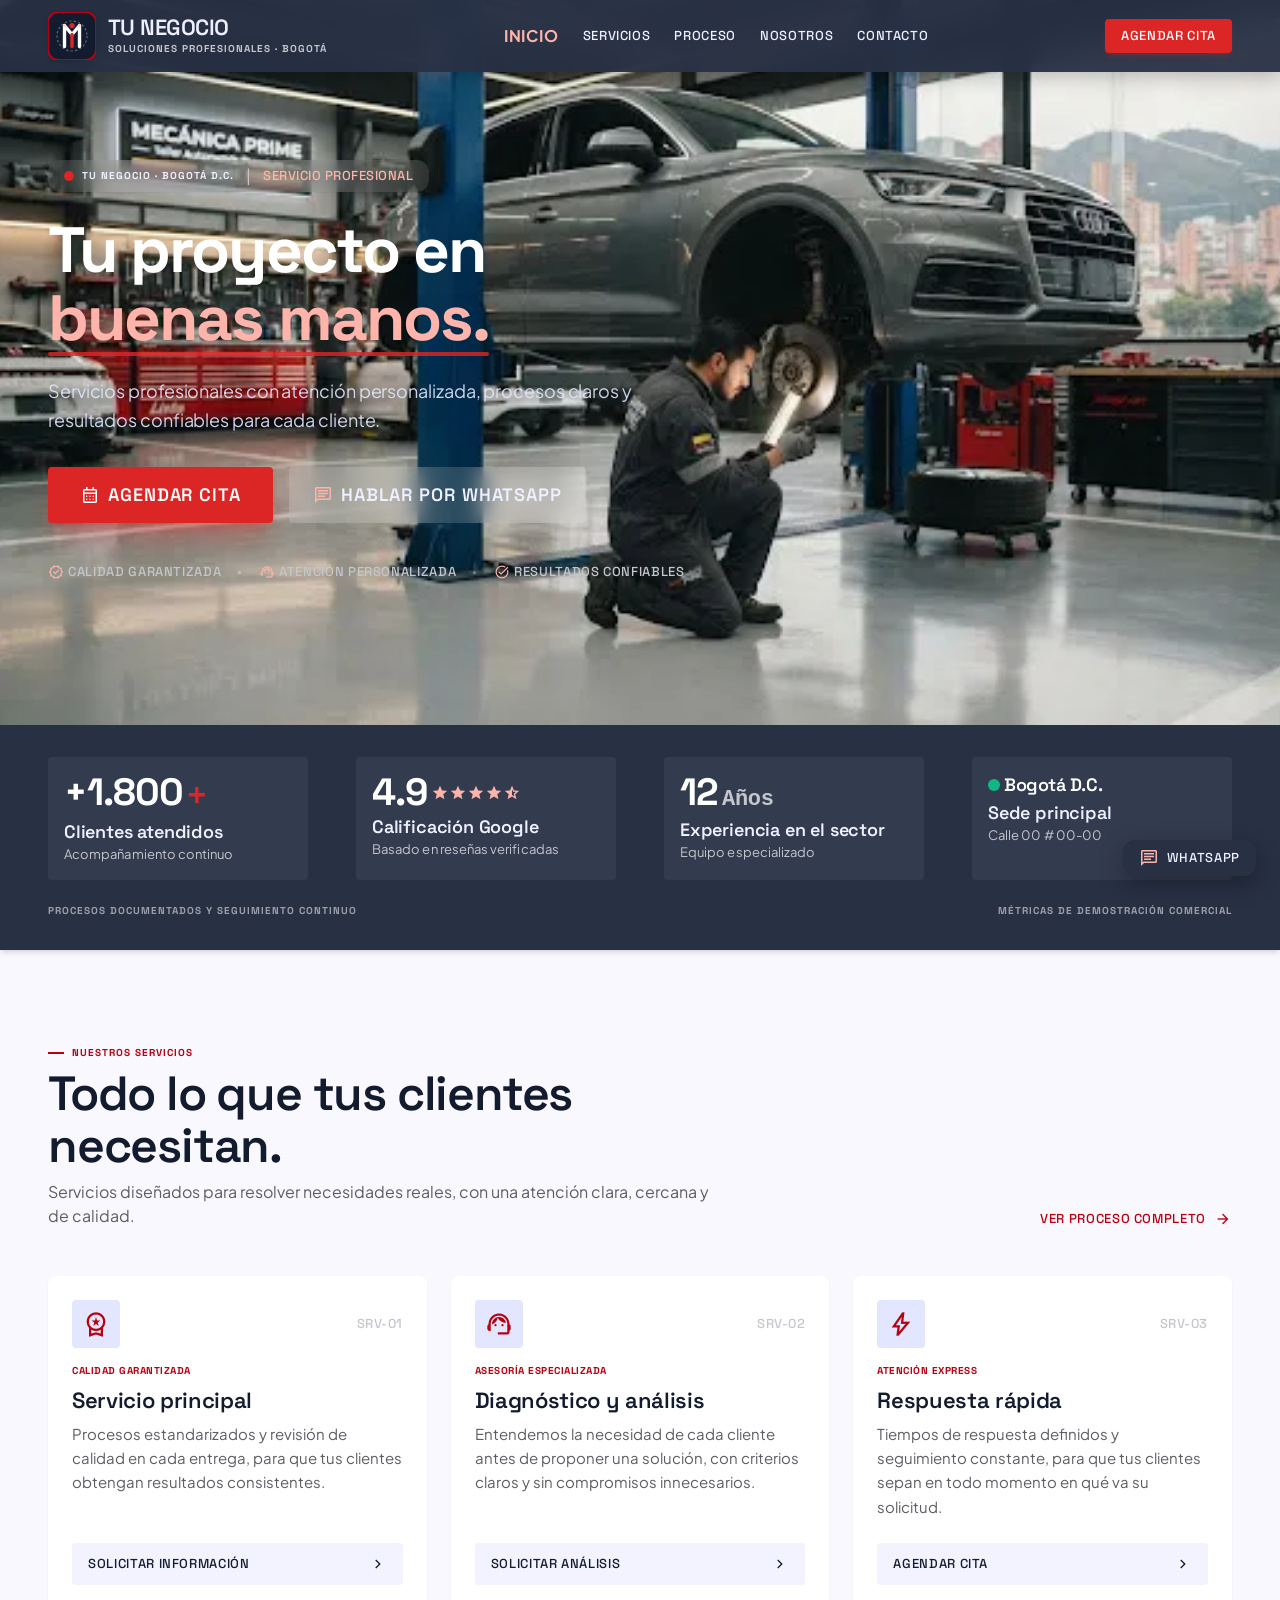
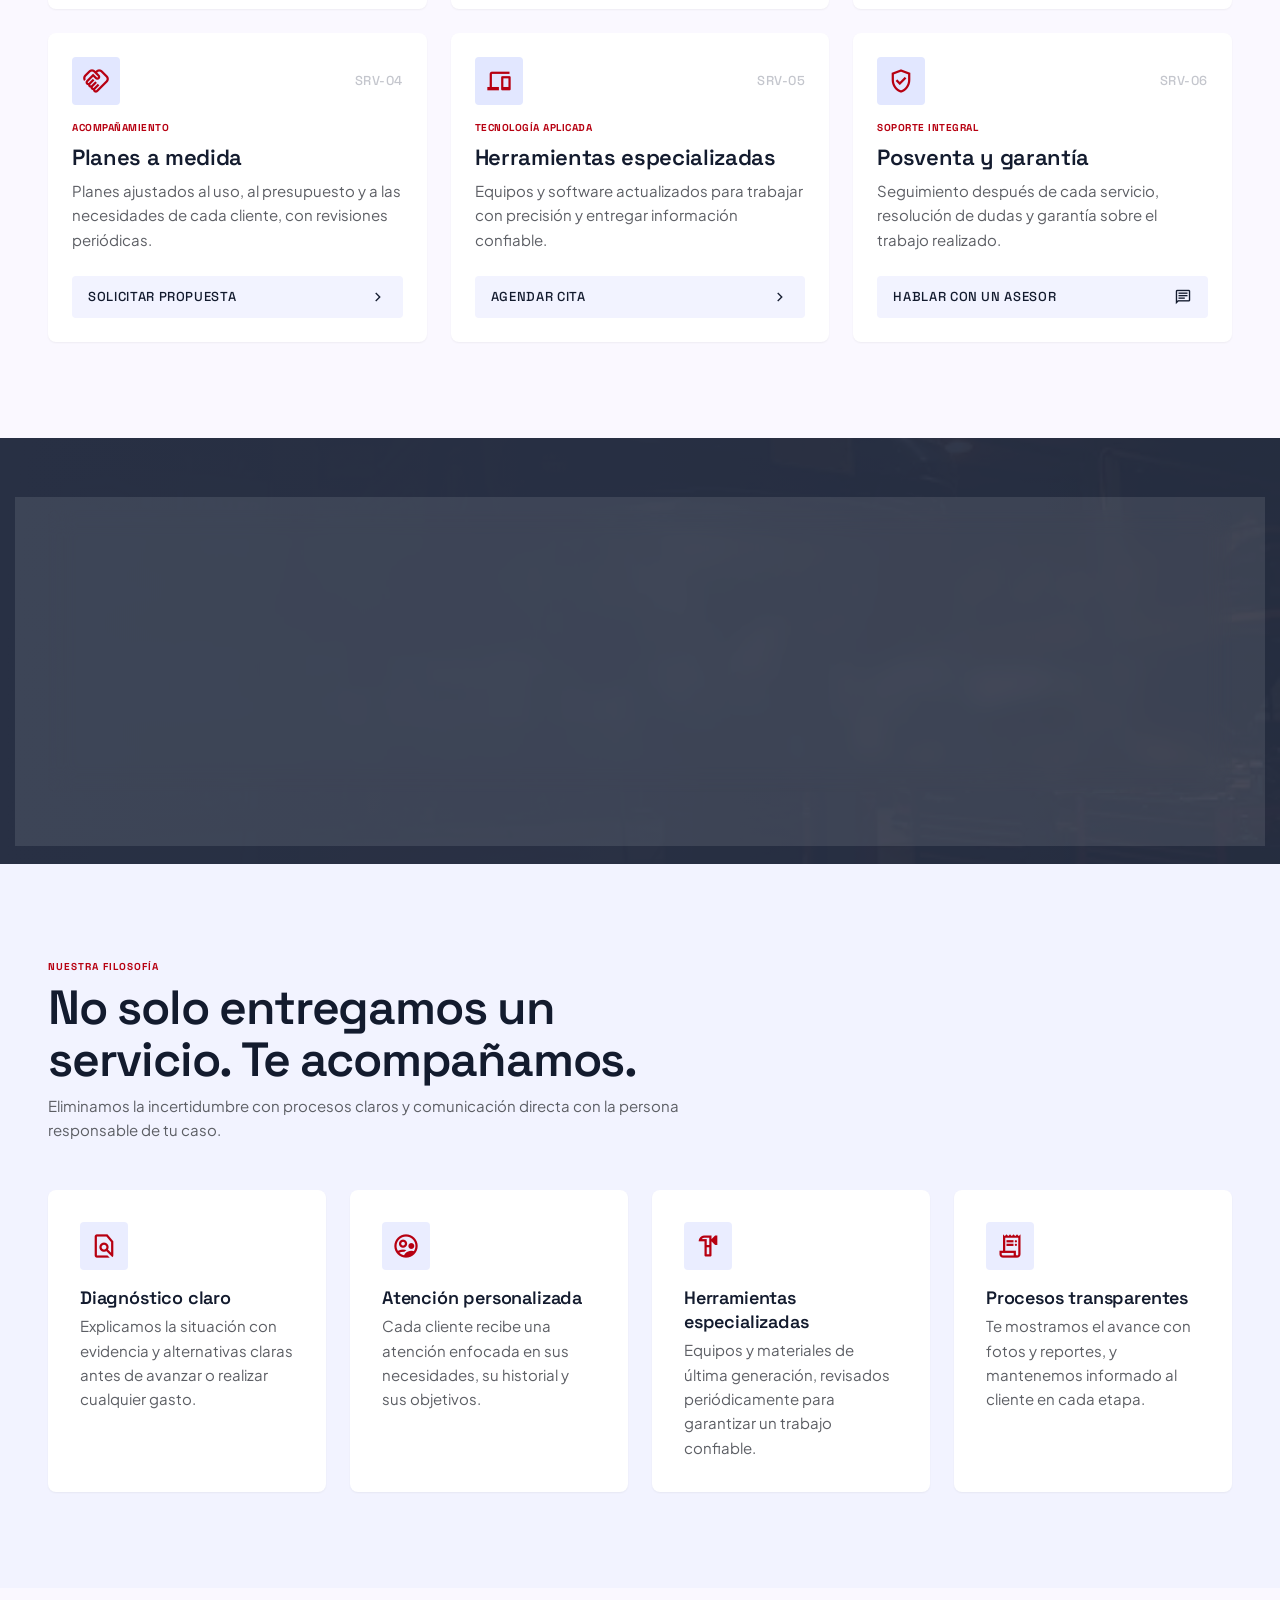
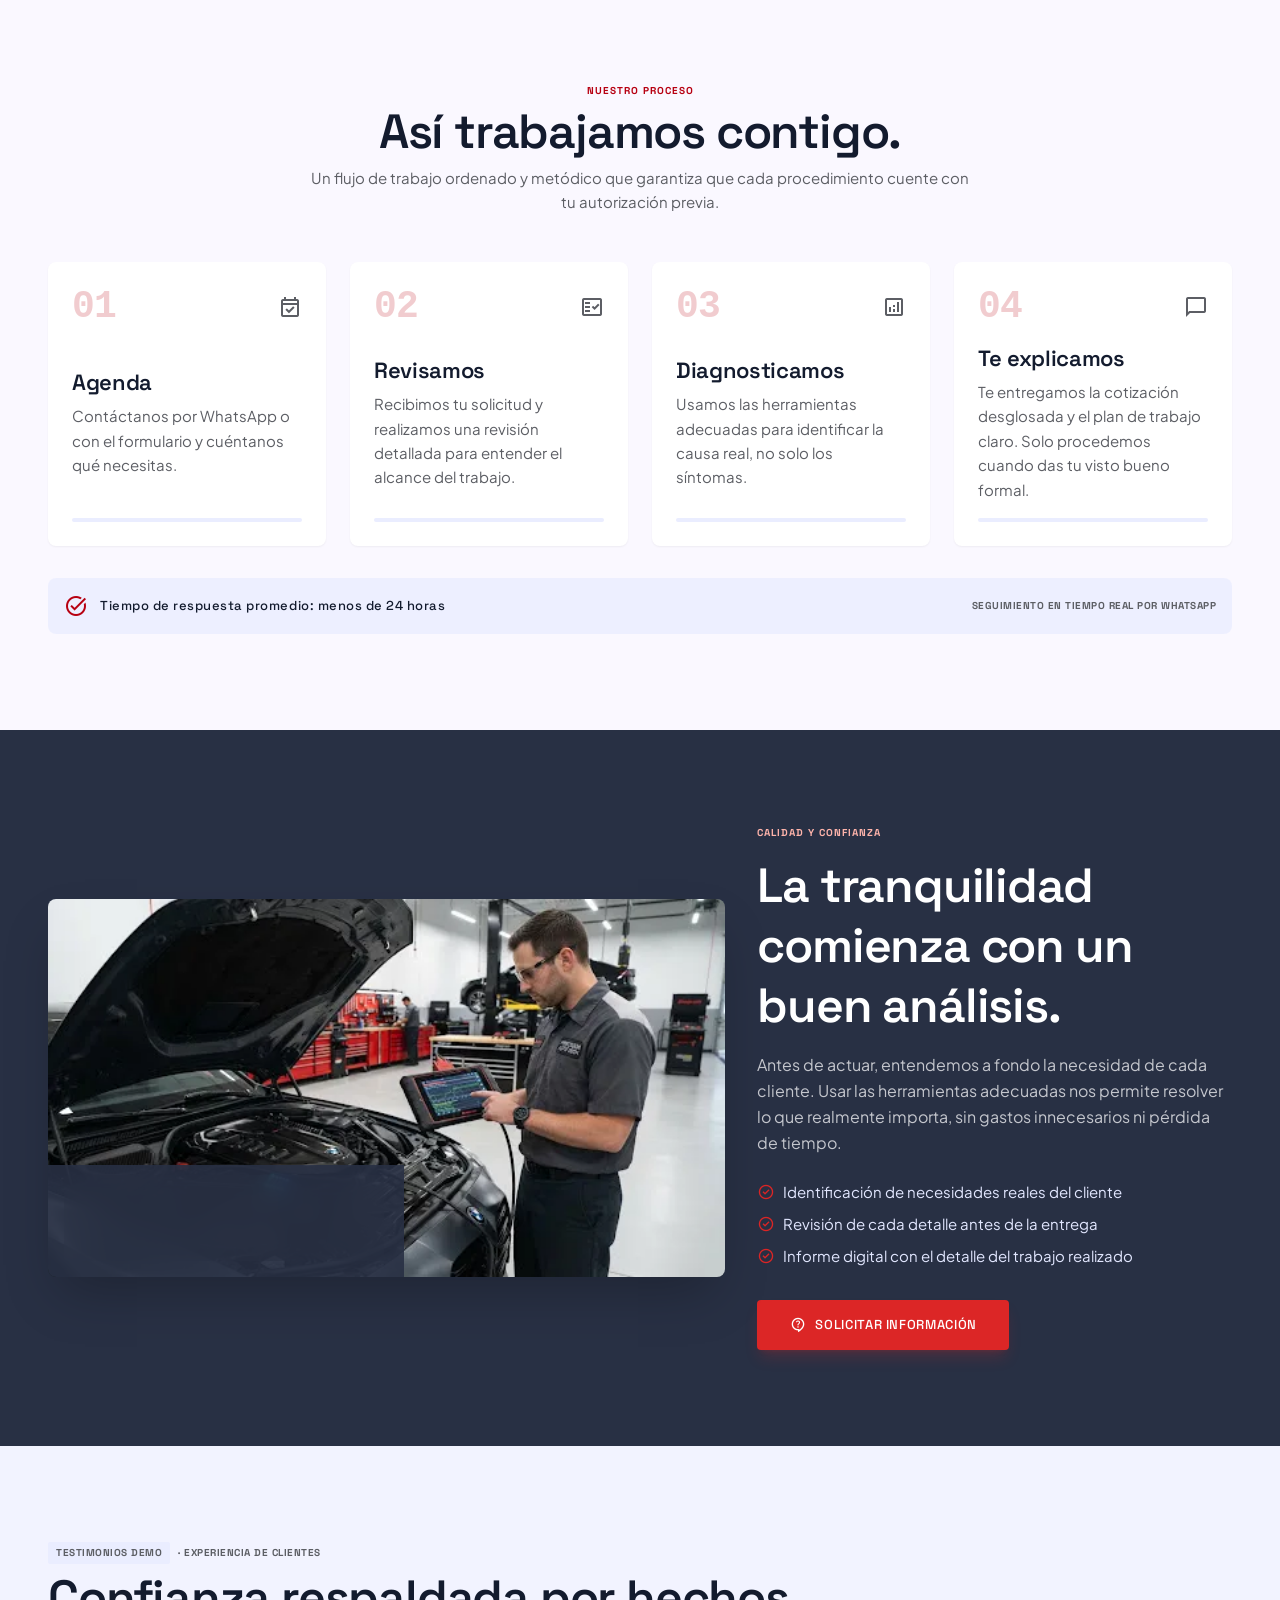
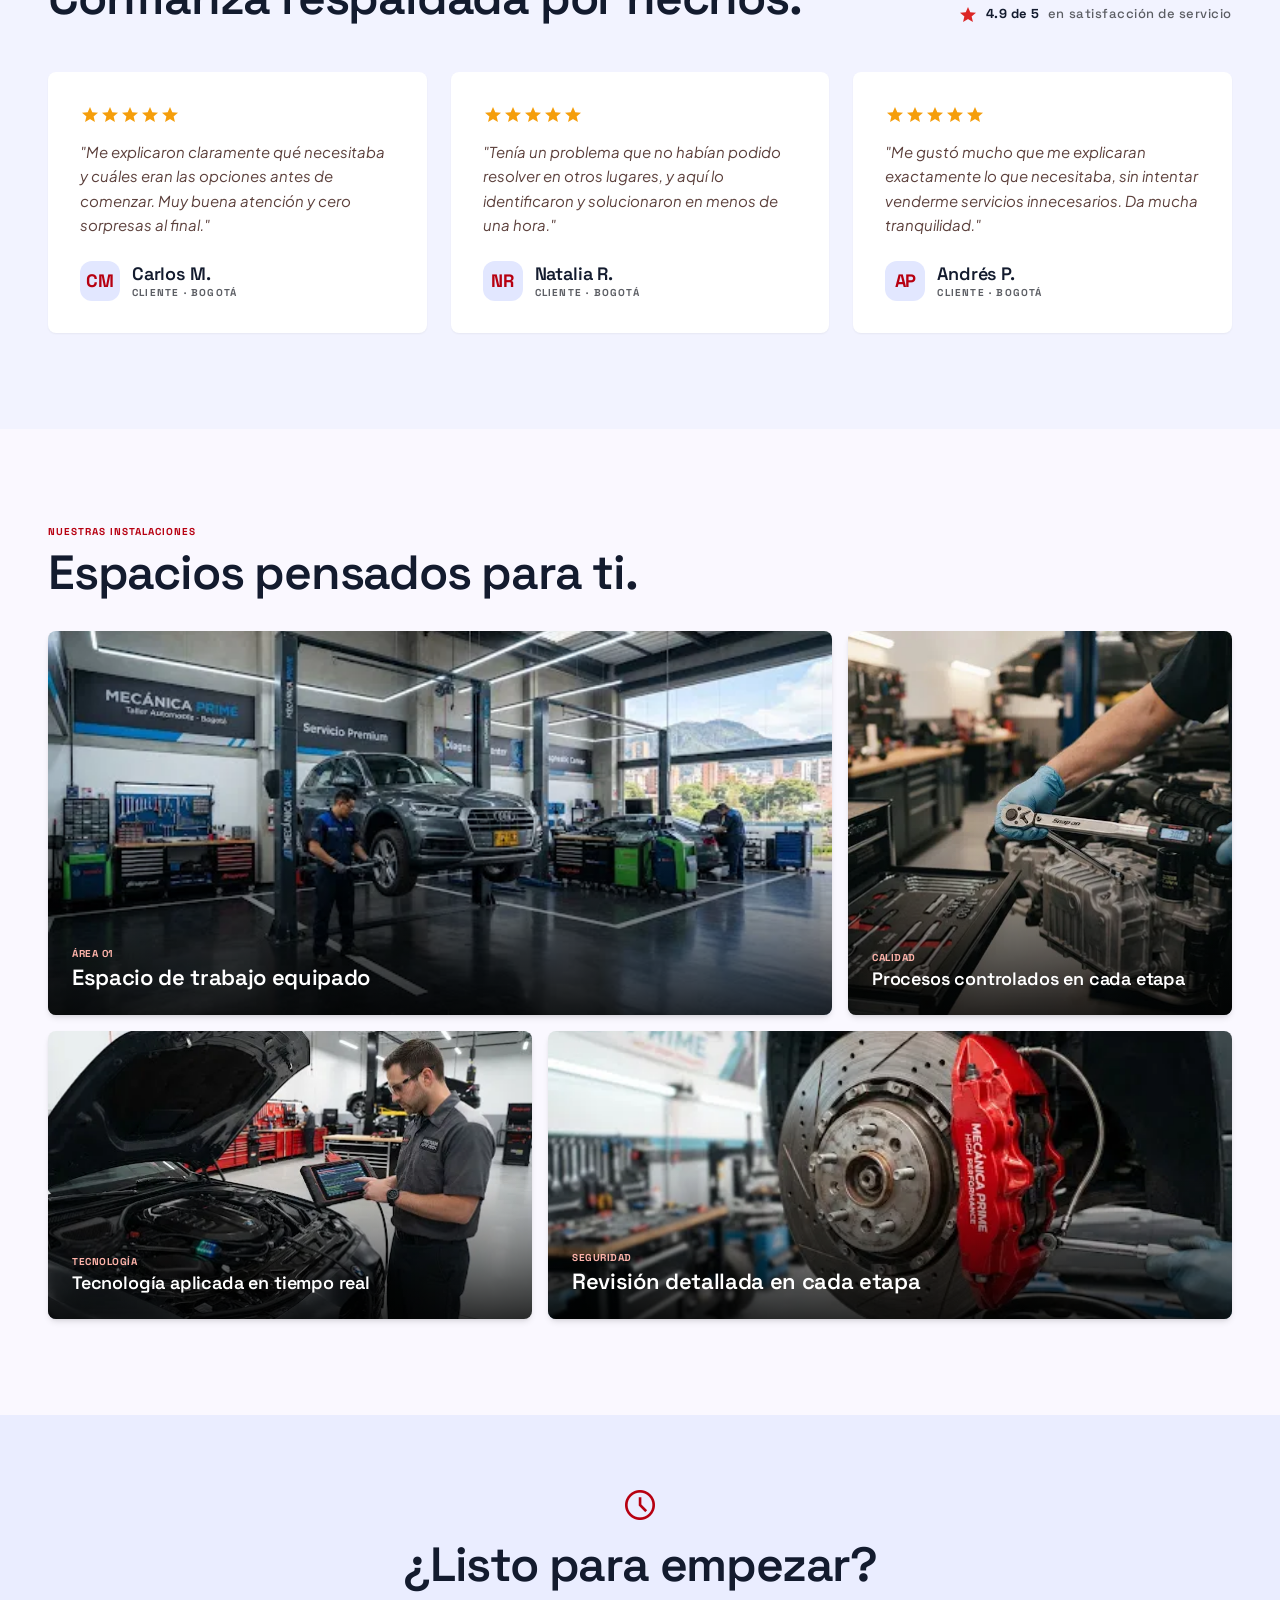
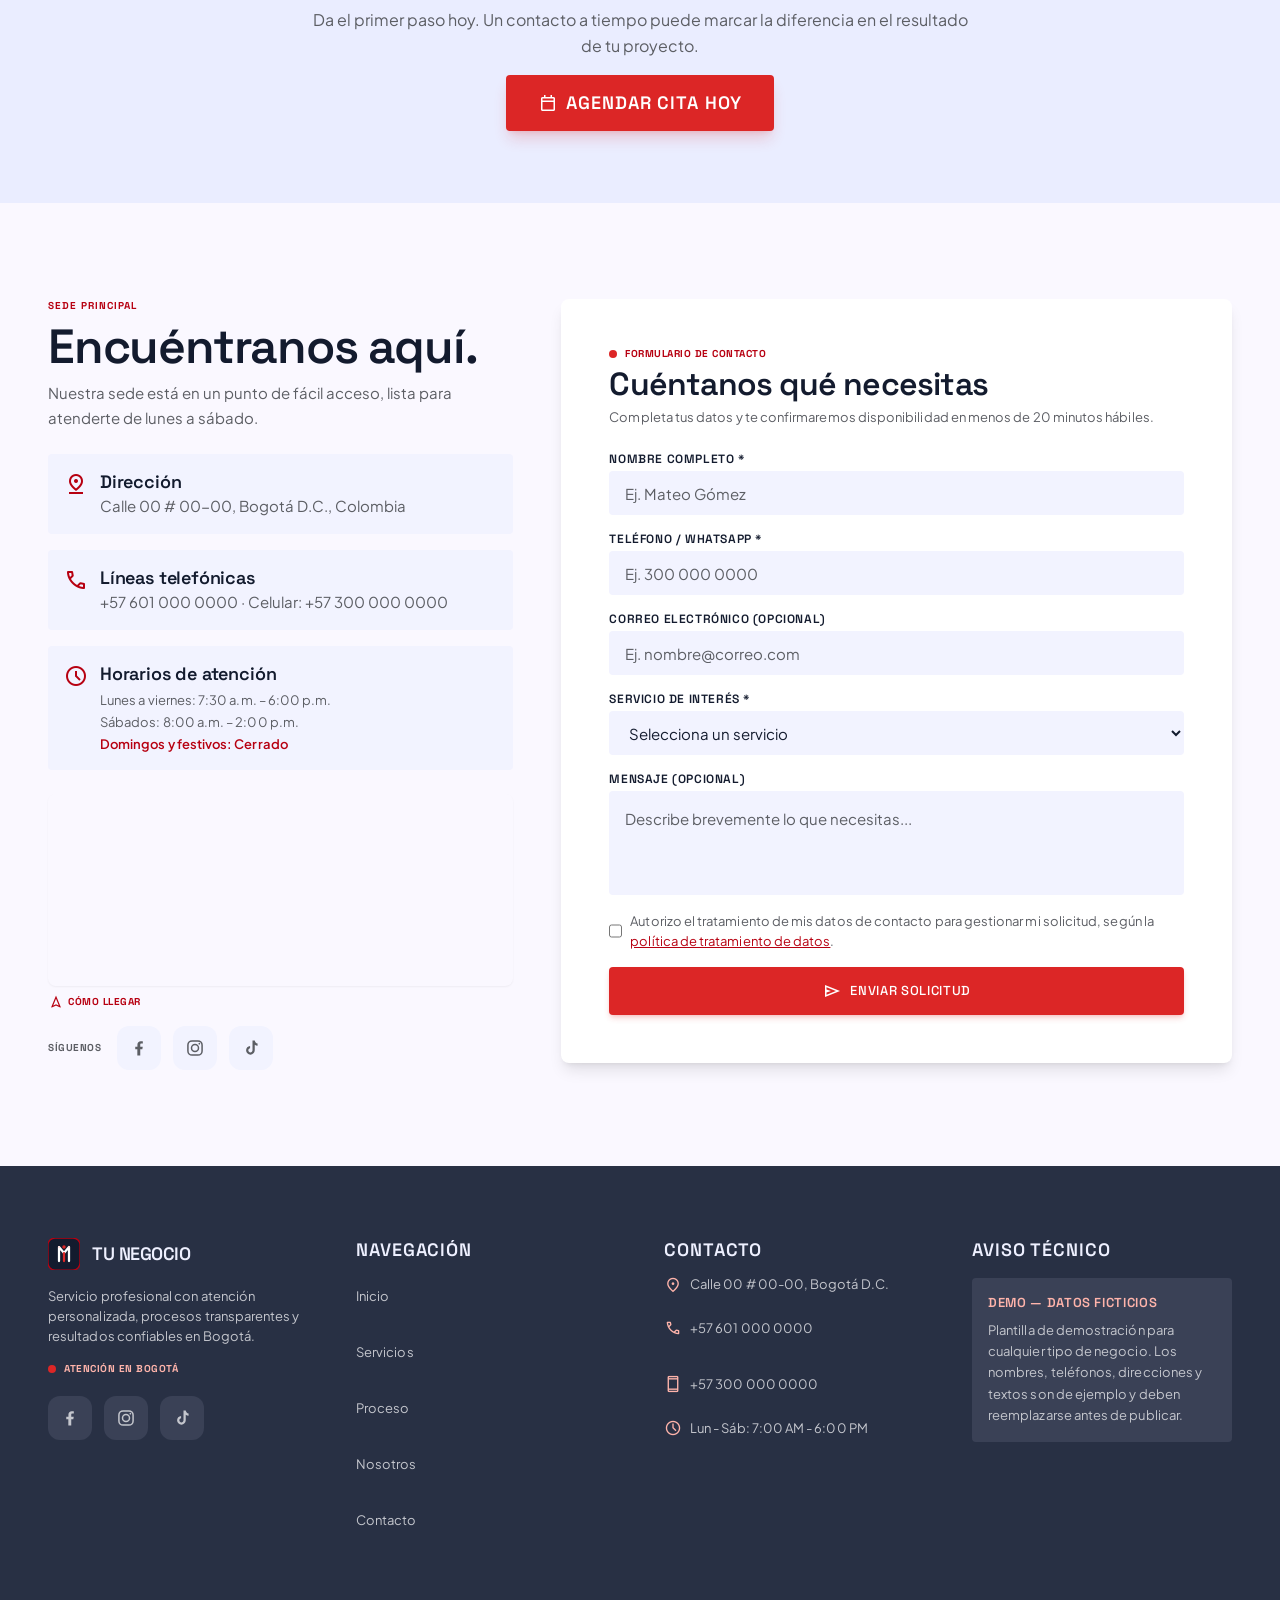
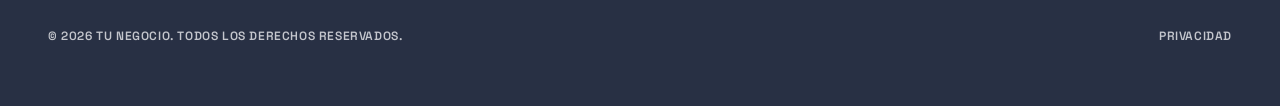
<file: index.html>
<!DOCTYPE html><html class="scroll-smooth" lang="es" style=""><head><meta charset="utf-8"><meta content="width=device-width, initial-scale=1.0" name="viewport"><link href="https://fonts.googleapis.com" rel="preconnect"><link crossorigin="" href="https://fonts.gstatic.com" rel="preconnect"><link href="https://fonts.googleapis.com/css2?family=Plus+Jakarta+Sans:ital,wght@0,300..800;1,300..800&amp;family=Space+Grotesk:wght@300..700&amp;display=swap" rel="stylesheet"><link href="https://fonts.googleapis.com/css2?family=Material+Symbols+Outlined:opsz,wght,FILL,GRAD@20..48,100..700,0..1,-50..200" rel="stylesheet">
<title>Tu Negocio | Sitio web profesional de demostración</title>
<meta name="description" content="Demo de sitio web profesional para cualquier tipo de negocio: servicios, proceso de trabajo, testimonios y contacto.">
<link rel="canonical" href="https://dise-o-empresarial-demo.vercel.app/">
<meta property="og:title" content="Tu Negocio | Sitio web profesional de demostración">
<meta property="og:description" content="Servicios profesionales, procesos claros y atención personalizada para cualquier tipo de negocio.">
<meta property="og:type" content="website">
<meta property="og:locale" content="es_CO">
<meta property="og:url" content="https://dise-o-empresarial-demo.vercel.app/">
<meta property="og:image" content="https://dise-o-empresarial-demo.vercel.app/assets/img/hero-taller.webp">
<meta name="twitter:card" content="summary_large_image">
<link rel="icon" type="image/svg+xml" href="assets/favicon.svg">
<script type="application/ld+json">
{
  "@context": "https://schema.org",
  "@type": "LocalBusiness",
  "name": "Tu Negocio",
  "description": "Servicio profesional con atención personalizada, procesos transparentes y resultados confiables en Bogotá.",
  "telephone": "+573000000000",
  "address": {
    "@type": "PostalAddress",
    "streetAddress": "Calle 00 # 00-00",
    "addressLocality": "Bogotá",
    "addressRegion": "Bogotá D.C.",
    "addressCountry": "CO"
  },
  "areaServed": "Bogotá",
  "openingHoursSpecification": [
    {
      "@type": "OpeningHoursSpecification",
      "dayOfWeek": ["Monday", "Tuesday", "Wednesday", "Thursday", "Friday"],
      "opens": "07:30",
      "closes": "18:00"
    },
    {
      "@type": "OpeningHoursSpecification",
      "dayOfWeek": ["Saturday"],
      "opens": "08:00",
      "closes": "14:00"
    }
  ]
}
</script>
<!-- Google Analytics (gtag.js) -->
<!-- Reemplazar G-XXXXXXXXXX por el ID de medición real del cliente antes de publicar -->
<!--
<script async src="https://www.googletagmanager.com/gtag/js?id=G-XXXXXXXXXX"></script>
<script>
  window.dataLayer = window.dataLayer || [];
  function gtag(){dataLayer.push(arguments);}
  gtag('js', new Date());
  gtag('config', 'G-XXXXXXXXXX');
</script>
-->
<style>@layer base { html, body { margin: 0; padding: 0; } body { overscroll-behavior: none; } main > :first-child { margin-top: 0 !important; } main > :last-child { margin-bottom: 0 !important; } } ::-webkit-scrollbar { display: none; } a:focus-visible, button:focus-visible, input:focus-visible, select:focus-visible, textarea:focus-visible, [tabindex]:focus-visible { outline: 2px solid #dc2626; outline-offset: 2px; }</style><link rel="stylesheet" href="assets/styles.css"></head><body class="bg-surface font-body-md text-on-surface antialiased selection:bg-primary selection:text-on-primary"><header class="fixed top-0 w-full z-50 bg-inverse-surface/95 backdrop-blur-md shadow-[0_4px_20px_rgba(0,0,0,0.25)]"><div class="max-w-[1280px] mx-auto px-margin-mobile lg:px-margin-desktop flex items-center justify-between gap-space-md py-space-sm"><div class="flex items-center gap-space-sm"><div class="shrink-0 flex items-center justify-center"><svg class="w-12 h-12 shrink-0 drop-shadow-md transition-transform duration-300 hover:scale-105" viewBox="0 0 64 64" fill="none" xmlns="http://www.w3.org/2000/svg" role="img" aria-label="Logotipo de Tu Negocio"><rect width="64" height="64" rx="14" fill="#131B2E" stroke="#b70011" stroke-width="2.5"></rect><circle cx="32" cy="32" r="20" stroke="#dae2fd" stroke-width="1.5" stroke-dasharray="3 3" opacity="0.4"></circle><path d="M22 46V18L32 30L42 18V46" stroke="#ffffff" stroke-width="4.5" stroke-linecap="round" stroke-linejoin="round"></path><path d="M32 30V46" stroke="#dc2626" stroke-width="4.5" stroke-linecap="round"></path><circle cx="32" cy="18" r="3.5" fill="#dc2626"></circle><circle cx="22" cy="18" r="2" fill="#ffdad6"></circle><circle cx="42" cy="18" r="2" fill="#ffdad6"></circle></svg></div><div class="flex flex-col"><span class="font-headline-sm uppercase tracking-tight text-inverse-on-surface leading-none text-headline-md">TU NEGOCIO</span><span class="font-label-sm text-label-sm uppercase tracking-widest text-secondary-fixed-dim mt-space-2xs">Soluciones profesionales · Bogotá</span></div></div><nav class="hidden lg:flex items-center gap-space-lg" data-active-classes="text-primary-fixed-dim font-bold"><a aria-current="page" class="tracking-wider uppercase transition-colors text-primary-fixed-dim font-bold" data-path="inicio" href="#inicio">Inicio</a><a class="font-headline-sm text-code-spec tracking-wider uppercase text-inverse-on-surface hover:text-primary-fixed-dim transition-colors" data-path="servicios" href="#servicios">Servicios</a><a class="font-headline-sm text-code-spec tracking-wider uppercase text-inverse-on-surface hover:text-primary-fixed-dim transition-colors" data-path="proceso" href="#proceso">Proceso</a><a class="font-headline-sm text-code-spec tracking-wider uppercase text-inverse-on-surface hover:text-primary-fixed-dim transition-colors" data-path="nosotros" href="#nosotros">Nosotros</a><a class="font-headline-sm text-code-spec tracking-wider uppercase text-inverse-on-surface hover:text-primary-fixed-dim transition-colors" data-path="contacto" href="#contacto">Contacto</a></nav><div class="flex items-center gap-space-md"><a class="hidden sm:inline-flex items-center gap-space-xs bg-primary-container hover:bg-primary text-on-primary px-space-md py-space-xs rounded-lg font-headline-sm text-code-spec uppercase tracking-wider transition-transform hover:-translate-y-0.5 shadow-md shadow-primary-container/20" href="tel:+573000000000">Agendar cita</a><button aria-label="Abrir menú" aria-expanded="false" aria-controls="mobile-menu" id="menu-toggle" class="lg:hidden w-11 h-11 flex items-center justify-center rounded-lg text-inverse-on-surface hover:bg-surface-dim/10 transition-colors"><span class="material-symbols-outlined text-[26px]" id="menu-icon">menu</span></button></div></div><div id="mobile-menu" class="hidden lg:hidden absolute top-full inset-x-0 bg-inverse-surface shadow-lg"><nav class="flex flex-col px-margin-mobile py-space-md">
<a class="min-h-11 flex items-center font-headline-sm text-code-spec tracking-wider uppercase text-inverse-on-surface hover:text-primary-fixed-dim transition-colors" href="#inicio">Inicio</a>
<a class="min-h-11 flex items-center font-headline-sm text-code-spec tracking-wider uppercase text-inverse-on-surface hover:text-primary-fixed-dim transition-colors" href="#servicios">Servicios</a>
<a class="min-h-11 flex items-center font-headline-sm text-code-spec tracking-wider uppercase text-inverse-on-surface hover:text-primary-fixed-dim transition-colors" href="#proceso">Proceso</a>
<a class="min-h-11 flex items-center font-headline-sm text-code-spec tracking-wider uppercase text-inverse-on-surface hover:text-primary-fixed-dim transition-colors" href="#nosotros">Nosotros</a>
<a class="min-h-11 flex items-center font-headline-sm text-code-spec tracking-wider uppercase text-inverse-on-surface hover:text-primary-fixed-dim transition-colors" href="#contacto">Contacto</a>
<a class="min-h-11 flex items-center justify-center gap-space-xs mt-space-xs bg-primary-container hover:bg-primary text-on-primary px-space-md py-space-sm rounded-lg font-headline-sm text-code-spec uppercase tracking-wider transition-colors" href="tel:+573000000000">Agendar cita</a>
</nav></div></header><main class="w-full pt-20 bg-surface min-h-screen"><div class="flex flex-col w-full">
<!-- ================================================================= -->
<!-- 1. HERO CINEMATOGRÁFICO                                          -->
<!-- ================================================================= -->
<section class="relative w-full -mt-20 pt-32 pb-24 lg:pt-40 lg:pb-36 overflow-hidden bg-inverse-surface text-inverse-on-surface" id="inicio">
<!-- Cinematic Background Image with Gradient Scrim -->
<video id="hero-video" class="absolute inset-0 z-0 w-full h-full object-cover" autoplay muted loop playsinline preload="metadata" poster="assets/img/hero-taller.webp" aria-hidden="true"><source src="assets/video/hero-leon.mp4" type="video/mp4"></video>
<script>
(function () {
  var v = document.getElementById('hero-video');
  function keepPlaying() { v.play().catch(function () {}); }
  v.addEventListener('ended', function () { v.currentTime = 0; keepPlaying(); });
  v.addEventListener('pause', function () { if (!document.hidden) keepPlaying(); });
  document.addEventListener('visibilitychange', function () { if (!document.hidden) keepPlaying(); });
})();
</script>
<div class="absolute inset-0 bg-gradient-to-r from-inverse-surface/90 via-inverse-surface/50 to-transparent"></div>
<div class="absolute inset-0 bg-gradient-to-t from-inverse-surface/80 via-transparent to-transparent"></div>
<!-- Architectural Grid Lines Overlay (Decorative) -->
<div class="absolute inset-0 z-0 pointer-events-none opacity-10">
<div class="max-w-[1280px] h-full mx-auto px-margin-mobile lg:px-margin-desktop grid grid-cols-4 lg:grid-cols-12 gap-gutter">
<div class="h-full bg-white/5 col-span-1"></div>
<div class="h-full bg-white/5 col-span-1"></div>
<div class="h-full bg-white/5 col-span-1"></div>
<div class="h-full bg-white/5 col-span-1"></div>
<div class="hidden lg:block h-full bg-white/5 col-span-8"></div>
</div>
</div>
<div class="relative z-10 max-w-[1280px] mx-auto px-margin-mobile lg:px-margin-desktop">
<div class="max-w-3xl flex flex-col items-start gap-space-lg">
<!-- Live Workshop Pill -->
<div class="inline-flex items-center gap-space-xs bg-surface-container-lowest/10 backdrop-blur-md px-space-md py-space-2xs rounded-full shadow-sm">
<span class="w-2.5 h-2.5 rounded-full bg-primary-container animate-pulse"></span>
<span class="font-label-sm text-label-sm uppercase tracking-widest text-inverse-on-surface">TU NEGOCIO · BOGOTÁ D.C.</span>
<span class="mx-space-2xs text-secondary-fixed-dim">|</span>
<span class="font-code-spec text-code-spec text-primary-fixed-dim">SERVICIO PROFESIONAL</span>
</div>
<!-- H1 Main Impact -->
<h1 class="font-headline-xl text-headline-xl lg:text-display tracking-tight text-white leading-[1.05]">
          Tu proyecto en <br class="hidden sm:inline">
<span class="text-primary-fixed-dim relative inline-block">
            buenas manos.
            <span class="absolute left-0 -bottom-1 w-full h-1 bg-primary-container/80 rounded-full"></span>
</span>
</h1>
<!-- Subtitle -->
<p class="font-body-xl text-body-xl text-surface-container-high/90 max-w-2xl leading-relaxed">
          Servicios profesionales con atención personalizada, procesos claros y resultados confiables para cada cliente.
        </p>
<!-- CTAs -->
<div class="flex flex-wrap items-center gap-space-md pt-space-xs w-full sm:w-auto">
<a class="w-full sm:w-auto inline-flex items-center justify-center gap-space-xs bg-primary-container hover:bg-primary text-on-primary px-space-xl py-space-md rounded-lg font-headline-sm text-headline-sm uppercase tracking-wider transition-all duration-300 shadow-xl shadow-primary-container/30 hover:-translate-y-0.5" href="#contacto">
<span class="material-symbols-outlined text-[20px]">calendar_month</span>
<span class="">Agendar cita</span>
</a>
<a class="w-full sm:w-auto inline-flex items-center justify-center gap-space-xs bg-surface-container-lowest/15 hover:bg-surface-container-lowest/25 text-inverse-on-surface px-space-lg py-space-md rounded-lg font-headline-sm text-headline-sm uppercase tracking-wider backdrop-blur-md transition-all duration-300" href="https://wa.me/573000000000?text=Hola%20Tu%20Negocio,%20deseo%20consultar%20por%20un%20servicio" rel="noopener noreferrer" target="_blank">
<span class="material-symbols-outlined text-[20px] text-primary-fixed-dim">chat</span>
<span class="">Hablar por WhatsApp</span>
</a>
</div>
<!-- Metadata Tagline -->
<div class="flex flex-wrap items-center gap-space-md pt-space-md text-secondary-fixed-dim font-code-spec text-code-spec tracking-wider uppercase">
<span class="flex items-center gap-space-2xs"><span class="material-symbols-outlined text-primary-fixed-dim text-[16px]">verified</span> Calidad garantizada</span>
<span class="text-surface-container-lowest/30">•</span>
<span class="flex items-center gap-space-2xs"><span class="material-symbols-outlined text-primary-fixed-dim text-[16px]">support_agent</span> Atención personalizada</span>
<span class="text-surface-container-lowest/30">•</span>
<span class="flex items-center gap-space-2xs"><span class="material-symbols-outlined text-primary-fixed-dim text-[16px]">task_alt</span> Resultados confiables</span>
</div>
</div>
</div>
</section>
<!-- ================================================================= -->
<!-- 2. BARRA DE CONFIANZA (Indicadores clave)                         -->
<!-- ================================================================= -->
<!-- DEMO: datos ficticios, reemplazar o eliminar antes de publicar para un cliente real -->
<section class="w-full bg-inverse-surface py-space-xl shadow-md relative z-20">
<div class="max-w-[1280px] mx-auto px-margin-mobile lg:px-margin-desktop">
<div class="grid grid-cols-2 lg:grid-cols-4 gap-space-lg lg:gap-space-2xl">
<!-- Metric 1 -->
<div class="flex flex-col bg-surface-container-lowest/5 p-space-md rounded-lg">
<span class="font-display-mobile text-display-mobile text-white tracking-tight leading-none font-bold flex items-baseline">
            +1.800
            <span class="text-primary-container text-headline-lg ml-1 font-mono">+</span>
</span>
<span class="font-headline-sm text-headline-sm text-inverse-on-surface mt-space-2xs">Clientes atendidos</span>
<span class="font-body-sm text-body-sm text-secondary-fixed-dim">Acompañamiento continuo</span>
</div>
<!-- Metric 2 -->
<div class="flex flex-col bg-surface-container-lowest/5 p-space-md rounded-lg">
<div class="flex items-center gap-space-2xs">
<span class="font-display-mobile text-display-mobile text-white tracking-tight leading-none font-bold">4.9</span>
<div class="flex text-primary-fixed-dim">
<span class="material-symbols-outlined text-[18px]" style="font-variation-settings: &quot;FILL&quot; 1;">star</span>
<span class="material-symbols-outlined text-[18px]" style="font-variation-settings: &quot;FILL&quot; 1;">star</span>
<span class="material-symbols-outlined text-[18px]" style="font-variation-settings: &quot;FILL&quot; 1;">star</span>
<span class="material-symbols-outlined text-[18px]" style="font-variation-settings: &quot;FILL&quot; 1;">star</span>
<span class="material-symbols-outlined text-[18px]" style="font-variation-settings: &quot;FILL&quot; 1;">star_half</span>
</div>
</div>
<span class="font-headline-sm text-headline-sm text-inverse-on-surface mt-space-2xs">Calificación Google</span>
<span class="font-body-sm text-body-sm text-secondary-fixed-dim">Basado en reseñas verificadas</span>
</div>
<!-- Metric 3 -->
<div class="flex flex-col bg-surface-container-lowest/5 p-space-md rounded-lg">
<span class="font-display-mobile text-display-mobile text-white tracking-tight leading-none font-bold flex items-baseline">
            12
            <span class="text-secondary-fixed-dim text-headline-md ml-1 font-mono">Años</span>
</span>
<span class="font-headline-sm text-headline-sm text-inverse-on-surface mt-space-2xs">Experiencia en el sector</span>
<span class="font-body-sm text-body-sm text-secondary-fixed-dim">Equipo especializado</span>
</div>
<!-- Metric 4 -->
<div class="flex flex-col bg-surface-container-lowest/5 p-space-md rounded-lg">
<div class="flex items-center gap-space-2xs">
<span class="w-3 h-3 rounded-full bg-emerald-500 animate-pulse"></span>
<span class="font-headline-sm text-headline-sm text-white tracking-tight">Bogotá D.C.</span>
</div>
<span class="font-headline-sm text-headline-sm text-inverse-on-surface mt-space-2xs">Sede principal</span>
<span class="font-body-sm text-body-sm text-secondary-fixed-dim">Calle 00 # 00-00</span>
</div>
</div>
<div class="mt-space-md pt-space-xs flex justify-between items-center text-secondary-fixed-dim font-label-sm text-label-sm uppercase tracking-widest opacity-75">
<span class="">PROCESOS DOCUMENTADOS Y SEGUIMIENTO CONTINUO</span>
<span class="hidden sm:inline">MÉTRICAS DE DEMOSTRACIÓN COMERCIAL</span>
</div>
</div>
</section>
<!-- ================================================================= -->
<!-- 3. SERVICIOS PRINCIPALES                                          -->
<!-- ================================================================= -->
<section class="w-full py-space-3xl lg:py-space-4xl bg-surface" id="servicios">
<div class="max-w-[1280px] mx-auto px-margin-mobile lg:px-margin-desktop">
<!-- Section Header -->
<div class="flex flex-col md:flex-row md:items-end justify-between gap-space-lg mb-space-2xl">
<div class="flex flex-col gap-space-xs max-w-2xl">
<div class="inline-flex items-center gap-space-xs font-label-sm text-label-sm uppercase tracking-widest text-primary font-bold">
<span class="w-4 h-0.5 bg-primary"></span>
            NUESTROS SERVICIOS
          </div>
<h2 class="font-headline-xl text-headline-xl tracking-tight text-on-surface">
            Todo lo que tus clientes necesitan.
          </h2>
<p class="font-body-lg text-body-lg text-secondary">
            Servicios diseñados para resolver necesidades reales, con una atención clara, cercana y de calidad.
          </p>
</div>
<a class="inline-flex items-center gap-space-xs text-primary font-headline-sm text-code-spec uppercase tracking-wider hover:translate-x-1 transition-transform" href="#proceso">
<span class="">Ver proceso completo</span>
<span class="material-symbols-outlined text-[18px]">arrow_forward</span>
</a>
</div>
<!-- Grid of 6 Cards -->
<div class="grid grid-cols-1 md:grid-cols-2 lg:grid-cols-3 gap-space-lg">
<!-- Servicio 01: Servicio principal -->
<div class="group bg-surface-container-lowest rounded-xl shadow-sm hover:shadow-xl transition-all duration-300 flex flex-col justify-between p-space-lg">
<div class="flex flex-col gap-space-md">
<div class="flex items-center justify-between">
<div class="w-12 h-12 rounded-lg bg-surface-container-high flex items-center justify-center text-primary">
<span class="material-symbols-outlined text-[28px]">workspace_premium</span>
</div>
<span class="font-code-spec text-code-spec text-secondary-fixed-dim">SRV-01</span>
</div>
<div class="flex flex-col gap-space-xs">
<div class="inline-flex items-center gap-space-xs text-primary font-label-sm text-label-sm uppercase tracking-wider font-bold">
                Calidad garantizada
              </div>
<h3 class="font-headline-md text-headline-md text-on-surface">Servicio principal</h3>
<p class="font-body-md text-body-md text-secondary leading-relaxed">
                Procesos estandarizados y revisión de calidad en cada entrega, para que tus clientes obtengan resultados consistentes.
              </p>
</div>
</div>
<div class="pt-space-lg">
<a class="w-full inline-flex items-center justify-between bg-surface-container-low hover:bg-primary hover:text-on-primary text-on-surface px-space-md py-space-sm rounded-lg font-headline-sm text-code-spec uppercase tracking-wider transition-colors" href="#contacto">
<span class="">Solicitar información</span>
<span class="material-symbols-outlined text-[18px]">chevron_right</span>
</a>
</div>
</div>
<!-- Servicio 02: Asesoría especializada -->
<div class="group bg-surface-container-lowest rounded-xl shadow-sm hover:shadow-xl transition-all duration-300 flex flex-col justify-between p-space-lg">
<div class="flex flex-col gap-space-md">
<div class="flex items-center justify-between">
<div class="w-12 h-12 rounded-lg bg-surface-container-high flex items-center justify-center text-primary">
<span class="material-symbols-outlined text-[28px]">support_agent</span>
</div>
<span class="font-code-spec text-code-spec text-secondary-fixed-dim">SRV-02</span>
</div>
<div class="flex flex-col gap-space-xs">
<div class="inline-flex items-center gap-space-xs text-primary font-label-sm text-label-sm uppercase tracking-wider font-bold">
                Asesoría especializada
              </div>
<h3 class="font-headline-md text-headline-md text-on-surface">Diagnóstico y análisis</h3>
<p class="font-body-md text-body-md text-secondary leading-relaxed">
                Entendemos la necesidad de cada cliente antes de proponer una solución, con criterios claros y sin compromisos innecesarios.
              </p>
</div>
</div>
<div class="pt-space-lg">
<a class="w-full inline-flex items-center justify-between bg-surface-container-low hover:bg-primary hover:text-on-primary text-on-surface px-space-md py-space-sm rounded-lg font-headline-sm text-code-spec uppercase tracking-wider transition-colors" href="#contacto">
<span class="">Solicitar análisis</span>
<span class="material-symbols-outlined text-[18px]">chevron_right</span>
</a>
</div>
</div>
<!-- Servicio 03: Respuesta rápida -->
<div class="group bg-surface-container-lowest rounded-xl shadow-sm hover:shadow-xl transition-all duration-300 flex flex-col justify-between p-space-lg">
<div class="flex flex-col gap-space-md">
<div class="flex items-center justify-between">
<div class="w-12 h-12 rounded-lg bg-surface-container-high flex items-center justify-center text-primary">
<span class="material-symbols-outlined text-[28px]">bolt</span>
</div>
<span class="font-code-spec text-code-spec text-secondary-fixed-dim">SRV-03</span>
</div>
<div class="flex flex-col gap-space-xs">
<div class="inline-flex items-center gap-space-xs text-primary font-label-sm text-label-sm uppercase tracking-wider font-bold">
                Atención express
              </div>
<h3 class="font-headline-md text-headline-md text-on-surface">Respuesta rápida</h3>
<p class="font-body-md text-body-md text-secondary leading-relaxed">
                Tiempos de respuesta definidos y seguimiento constante, para que tus clientes sepan en todo momento en qué va su solicitud.
              </p>
</div>
</div>
<div class="pt-space-lg">
<a class="w-full inline-flex items-center justify-between bg-surface-container-low hover:bg-primary hover:text-on-primary text-on-surface px-space-md py-space-sm rounded-lg font-headline-sm text-code-spec uppercase tracking-wider transition-colors" href="#contacto">
<span class="">Agendar cita</span>
<span class="material-symbols-outlined text-[18px]">chevron_right</span>
</a>
</div>
</div>
<!-- Servicio 04: Planes a medida -->
<div class="group bg-surface-container-lowest rounded-xl shadow-sm hover:shadow-xl transition-all duration-300 flex flex-col justify-between p-space-lg">
<div class="flex flex-col gap-space-md">
<div class="flex items-center justify-between">
<div class="w-12 h-12 rounded-lg bg-surface-container-high flex items-center justify-center text-primary">
<span class="material-symbols-outlined text-[28px]">handshake</span>
</div>
<span class="font-code-spec text-code-spec text-secondary-fixed-dim">SRV-04</span>
</div>
<div class="flex flex-col gap-space-xs">
<div class="inline-flex items-center gap-space-xs text-primary font-label-sm text-label-sm uppercase tracking-wider font-bold">
                Acompañamiento
              </div>
<h3 class="font-headline-md text-headline-md text-on-surface">Planes a medida</h3>
<p class="font-body-md text-body-md text-secondary leading-relaxed">
                Planes ajustados al uso, al presupuesto y a las necesidades de cada cliente, con revisiones periódicas.
              </p>
</div>
</div>
<div class="pt-space-lg">
<a class="w-full inline-flex items-center justify-between bg-surface-container-low hover:bg-primary hover:text-on-primary text-on-surface px-space-md py-space-sm rounded-lg font-headline-sm text-code-spec uppercase tracking-wider transition-colors" href="#contacto">
<span class="">Solicitar propuesta</span>
<span class="material-symbols-outlined text-[18px]">chevron_right</span>
</a>
</div>
</div>
<!-- Servicio 05: Tecnología aplicada -->
<div class="group bg-surface-container-lowest rounded-xl shadow-sm hover:shadow-xl transition-all duration-300 flex flex-col justify-between p-space-lg">
<div class="flex flex-col gap-space-md">
<div class="flex items-center justify-between">
<div class="w-12 h-12 rounded-lg bg-surface-container-high flex items-center justify-center text-primary">
<span class="material-symbols-outlined text-[28px]">devices</span>
</div>
<span class="font-code-spec text-code-spec text-secondary-fixed-dim">SRV-05</span>
</div>
<div class="flex flex-col gap-space-xs">
<div class="inline-flex items-center gap-space-xs text-primary font-label-sm text-label-sm uppercase tracking-wider font-bold">
                Tecnología aplicada
              </div>
<h3 class="font-headline-md text-headline-md text-on-surface">Herramientas especializadas</h3>
<p class="font-body-md text-body-md text-secondary leading-relaxed">
                Equipos y software actualizados para trabajar con precisión y entregar información confiable.
              </p>
</div>
</div>
<div class="pt-space-lg">
<a class="w-full inline-flex items-center justify-between bg-surface-container-low hover:bg-primary hover:text-on-primary text-on-surface px-space-md py-space-sm rounded-lg font-headline-sm text-code-spec uppercase tracking-wider transition-colors" href="#contacto">
<span class="">Agendar cita</span>
<span class="material-symbols-outlined text-[18px]">chevron_right</span>
</a>
</div>
</div>
<!-- Servicio 06: Soporte integral -->
<div class="group bg-surface-container-lowest rounded-xl shadow-sm hover:shadow-xl transition-all duration-300 flex flex-col justify-between p-space-lg">
<div class="flex flex-col gap-space-md">
<div class="flex items-center justify-between">
<div class="w-12 h-12 rounded-lg bg-surface-container-high flex items-center justify-center text-primary">
<span class="material-symbols-outlined text-[28px]">verified_user</span>
</div>
<span class="font-code-spec text-code-spec text-secondary-fixed-dim">SRV-06</span>
</div>
<div class="flex flex-col gap-space-xs">
<div class="inline-flex items-center gap-space-xs text-primary font-label-sm text-label-sm uppercase tracking-wider font-bold">
                Soporte integral
              </div>
<h3 class="font-headline-md text-headline-md text-on-surface">Posventa y garantía</h3>
<p class="font-body-md text-body-md text-secondary leading-relaxed">
                Seguimiento después de cada servicio, resolución de dudas y garantía sobre el trabajo realizado.
              </p>
</div>
</div>
<div class="pt-space-lg">
<a class="w-full inline-flex items-center justify-between bg-surface-container-low hover:bg-primary hover:text-on-primary text-on-surface px-space-md py-space-sm rounded-lg font-headline-sm text-code-spec uppercase tracking-wider transition-colors" href="https://wa.me/573000000000?text=Hola%20Tu%20Negocio,%20quisiera%20hablar%20con%20un%20asesor" rel="noopener noreferrer" target="_blank">
<span class="">Hablar con un asesor</span>
<span class="material-symbols-outlined text-[18px]">chat</span>
</a>
</div>
</div>
</div>
</div>
</section>
<!-- ================================================================= -->
<!-- 4. BANNER DE CONVERSIÓN INTERMEDIO                                -->
<!-- ================================================================= -->
<section class="w-full relative py-space-3xl bg-inverse-surface overflow-hidden">
<div class="absolute inset-0 z-0 bg-cover bg-center opacity-25" data-alt="Mechanical workshop view with illuminated tools and car underside on lift, moody high-contrast lighting with warm garage tones" style="background-image: url(&quot;assets/img/banner-falla.webp&quot;);">
<div class="absolute inset-0 bg-gradient-to-r from-inverse-surface via-inverse-surface/95 to-inverse-surface/70"></div>
</div>
<div class="relative z-10 max-w-[1280px] mx-auto px-margin-mobile lg:px-margin-desktop">
<div class="bg-surface-container-lowest/10 backdrop-blur-md rounded-xl p-space-xl lg:p-space-2xl shadow-xl flex flex-col lg:flex-row items-center justify-between gap-space-xl">
<div class="flex flex-col gap-space-xs max-w-2xl">
<div class="inline-flex items-center gap-space-xs text-primary-fixed-dim font-label-sm text-label-sm uppercase tracking-widest font-bold">
<span class="w-2 h-2 rounded-full bg-primary-container"></span>
            ATENCIÓN PRIORITARIA
          </div>
<h2 class="font-headline-lg text-headline-lg lg:text-headline-xl text-white tracking-tight">
            ¿Necesitas orientación para tu proyecto?
          </h2>
<p class="font-body-lg text-body-lg text-secondary-fixed-dim leading-relaxed">
            Cuéntanos qué necesitas y nuestro equipo te orientará sobre la mejor alternativa, sin ningún compromiso.
          </p>
</div>
<div class="flex flex-col sm:flex-row items-center gap-space-md shrink-0 w-full lg:w-auto">
<a class="w-full sm:w-auto inline-flex items-center justify-center gap-space-xs bg-primary-container hover:bg-primary text-on-primary px-space-xl py-space-md rounded-lg font-headline-sm text-code-spec uppercase tracking-wider transition-all shadow-lg shadow-primary-container/20" href="https://wa.me/573000000000?text=Hola%20Tu%20Negocio,%20quisiera%20recibir%20orientaci%C3%B3n" rel="noopener noreferrer" target="_blank">
<span class="material-symbols-outlined text-[20px]">chat</span>
<span class="">Hablar por WhatsApp (+57 300 000 0000)</span>
</a>
</div>
</div>
</div>
</section>
<!-- ================================================================= -->
<!-- 5. POR QUÉ ELEGIRNOS (Beneficios)                           -->
<!-- ================================================================= -->
<section class="w-full py-space-3xl lg:py-space-4xl bg-surface-container-low" id="nosotros">
<div class="max-w-[1280px] mx-auto px-margin-mobile lg:px-margin-desktop">
<div class="max-w-2xl flex flex-col gap-space-xs mb-space-2xl">
<span class="font-label-sm text-label-sm uppercase tracking-widest text-primary font-bold">NUESTRA FILOSOFÍA</span>
<h2 class="font-headline-xl text-headline-xl tracking-tight text-on-surface">
          No solo entregamos un servicio. Te acompañamos.
        </h2>
<p class="font-body-md text-body-md text-secondary">
          Eliminamos la incertidumbre con procesos claros y comunicación directa con la persona responsable de tu caso.
        </p>
</div>
<div class="grid grid-cols-1 sm:grid-cols-2 lg:grid-cols-4 gap-space-lg">
<!-- Card 1 -->
<div class="bg-surface-container-lowest p-space-xl rounded-xl shadow-sm hover:shadow-md transition-shadow flex flex-col gap-space-md">
<div class="w-12 h-12 rounded-lg bg-surface-container flex items-center justify-center text-primary">
<span class="material-symbols-outlined text-[28px]">find_in_page</span>
</div>
<div class="flex flex-col gap-space-2xs">
<h3 class="font-headline-sm text-headline-sm text-on-surface">Diagnóstico claro</h3>
<p class="font-body-md text-body-md text-secondary leading-relaxed">
              Explicamos la situación con evidencia y alternativas claras antes de avanzar o realizar cualquier gasto.
            </p>
</div>
</div>
<!-- Card 2 -->
<div class="bg-surface-container-lowest p-space-xl rounded-xl shadow-sm hover:shadow-md transition-shadow flex flex-col gap-space-md">
<div class="w-12 h-12 rounded-lg bg-surface-container flex items-center justify-center text-primary">
<span class="material-symbols-outlined text-[28px]">supervised_user_circle</span>
</div>
<div class="flex flex-col gap-space-2xs">
<h3 class="font-headline-sm text-headline-sm text-on-surface">Atención personalizada</h3>
<p class="font-body-md text-body-md text-secondary leading-relaxed">
              Cada cliente recibe una atención enfocada en sus necesidades, su historial y sus objetivos.
            </p>
</div>
</div>
<!-- Card 3 -->
<div class="bg-surface-container-lowest p-space-xl rounded-xl shadow-sm hover:shadow-md transition-shadow flex flex-col gap-space-md">
<div class="w-12 h-12 rounded-lg bg-surface-container flex items-center justify-center text-primary">
<span class="material-symbols-outlined text-[28px]">hardware</span>
</div>
<div class="flex flex-col gap-space-2xs">
<h3 class="font-headline-sm text-headline-sm text-on-surface">Herramientas especializadas</h3>
<p class="font-body-md text-body-md text-secondary leading-relaxed">
              Equipos y materiales de última generación, revisados periódicamente para garantizar un trabajo confiable.
            </p>
</div>
</div>
<!-- Card 4 -->
<div class="bg-surface-container-lowest p-space-xl rounded-xl shadow-sm hover:shadow-md transition-shadow flex flex-col gap-space-md">
<div class="w-12 h-12 rounded-lg bg-surface-container flex items-center justify-center text-primary">
<span class="material-symbols-outlined text-[28px]">receipt_long</span>
</div>
<div class="flex flex-col gap-space-2xs">
<h3 class="font-headline-sm text-headline-sm text-on-surface">Procesos transparentes</h3>
<p class="font-body-md text-body-md text-secondary leading-relaxed">
              Te mostramos el avance con fotos y reportes, y mantenemos informado al cliente en cada etapa.
            </p>
</div>
</div>
</div>
</div>
</section>
<!-- ================================================================= -->
<!-- 6. PROCESO EN 4 PASOS (Secuencia horizontal)                      -->
<!-- ================================================================= -->
<section class="w-full py-space-3xl lg:py-space-4xl bg-surface" id="proceso">
<div class="max-w-[1280px] mx-auto px-margin-mobile lg:px-margin-desktop">
<div class="text-center max-w-2xl mx-auto flex flex-col gap-space-xs mb-space-2xl">
<span class="font-label-sm text-label-sm uppercase tracking-widest text-primary font-bold">NUESTRO PROCESO</span>
<h2 class="font-headline-xl text-headline-xl tracking-tight text-on-surface">
          Así trabajamos contigo.
        </h2>
<p class="font-body-md text-body-md text-secondary">
          Un flujo de trabajo ordenado y metódico que garantiza que cada procedimiento cuente con tu autorización previa.
        </p>
</div>
<!-- 4 Connected Steps -->
<div class="grid grid-cols-1 md:grid-cols-2 lg:grid-cols-4 gap-space-lg relative">
<!-- Step 1 -->
<div class="bg-surface-container-lowest p-space-lg rounded-xl shadow-sm flex flex-col justify-between relative overflow-hidden group">
<div class="flex items-center justify-between mb-space-md">
<span class="font-display-mobile text-display-mobile font-mono text-primary/20 group-hover:text-primary transition-colors">01</span>
<span class="material-symbols-outlined text-secondary text-[24px]">event_available</span>
</div>
<div class="flex flex-col gap-space-xs">
<h3 class="font-headline-md text-headline-md text-on-surface">Agenda</h3>
<p class="font-body-md text-body-md text-secondary leading-relaxed">
              Contáctanos por WhatsApp o con el formulario y cuéntanos qué necesitas.
            </p>
</div>
<div class="mt-space-md h-1 w-full bg-surface-container group-hover:bg-primary transition-colors rounded-full"></div>
</div>
<!-- Step 2 -->
<div class="bg-surface-container-lowest p-space-lg rounded-xl shadow-sm flex flex-col justify-between relative overflow-hidden group">
<div class="flex items-center justify-between mb-space-md">
<span class="font-display-mobile text-display-mobile font-mono text-primary/20 group-hover:text-primary transition-colors">02</span>
<span class="material-symbols-outlined text-secondary text-[24px]">fact_check</span>
</div>
<div class="flex flex-col gap-space-xs">
<h3 class="font-headline-md text-headline-md text-on-surface">Revisamos</h3>
<p class="font-body-md text-body-md text-secondary leading-relaxed">
              Recibimos tu solicitud y realizamos una revisión detallada para entender el alcance del trabajo.
            </p>
</div>
<div class="mt-space-md h-1 w-full bg-surface-container group-hover:bg-primary transition-colors rounded-full"></div>
</div>
<!-- Step 3 -->
<div class="bg-surface-container-lowest p-space-lg rounded-xl shadow-sm flex flex-col justify-between relative overflow-hidden group">
<div class="flex items-center justify-between mb-space-md">
<span class="font-display-mobile text-display-mobile font-mono text-primary/20 group-hover:text-primary transition-colors">03</span>
<span class="material-symbols-outlined text-secondary text-[24px]">analytics</span>
</div>
<div class="flex flex-col gap-space-xs">
<h3 class="font-headline-md text-headline-md text-on-surface">Diagnosticamos</h3>
<p class="font-body-md text-body-md text-secondary leading-relaxed">
              Usamos las herramientas adecuadas para identificar la causa real, no solo los síntomas.
            </p>
</div>
<div class="mt-space-md h-1 w-full bg-surface-container group-hover:bg-primary transition-colors rounded-full"></div>
</div>
<!-- Step 4 -->
<div class="bg-surface-container-lowest p-space-lg rounded-xl shadow-sm flex flex-col justify-between relative overflow-hidden group">
<div class="flex items-center justify-between mb-space-md">
<span class="font-display-mobile text-display-mobile font-mono text-primary/20 group-hover:text-primary transition-colors">04</span>
<span class="material-symbols-outlined text-secondary text-[24px]">chat_bubble_outline</span>
</div>
<div class="flex flex-col gap-space-xs">
<h3 class="font-headline-md text-headline-md text-on-surface">Te explicamos</h3>
<p class="font-body-md text-body-md text-secondary leading-relaxed">
              Te entregamos la cotización desglosada y el plan de trabajo claro. Solo procedemos cuando das tu visto bueno formal.
            </p>
</div>
<div class="mt-space-md h-1 w-full bg-surface-container group-hover:bg-primary transition-colors rounded-full"></div>
</div>
</div>
<!-- Telemetry Pipeline visual indicator -->
<div class="mt-space-xl p-space-md rounded-xl bg-surface-container-high/50 flex flex-col sm:flex-row items-center justify-between gap-space-md">
<div class="flex items-center gap-space-sm">
<span class="material-symbols-outlined text-primary text-[24px]">task_alt</span>
<span class="font-code-spec text-code-spec text-on-surface">Tiempo de respuesta promedio: menos de 24 horas</span>
</div>
<span class="font-label-sm text-label-sm uppercase tracking-wider text-secondary">Seguimiento en tiempo real por WhatsApp</span>
</div>
</div>
</section>
<!-- ================================================================= -->
<!-- 7. SECCIÓN VISUAL DE DIAGNÓSTICO (Gran formato)                   -->
<!-- ================================================================= -->
<section class="w-full py-space-3xl lg:py-space-4xl bg-inverse-surface text-inverse-on-surface relative overflow-hidden">
<div class="max-w-[1280px] mx-auto px-margin-mobile lg:px-margin-desktop">
<div class="grid grid-cols-1 lg:grid-cols-12 gap-space-xl items-center">
<!-- Left Visual Box -->
<div class="lg:col-span-7 relative">
<div class="relative rounded-xl overflow-hidden shadow-2xl">
<img alt="Técnico automotriz utilizando tablet de diagnóstico y escáner digital" class="w-full h-auto object-cover" src="assets/img/diagnostico-obd.webp" width="512" height="286" loading="lazy">
<!-- Floating Diagnostic Card Overlay -->
<div class="absolute bottom-4 left-4 right-4 sm:right-auto sm:max-w-xs bg-inverse-surface/90 backdrop-blur-md p-space-md rounded-lg shadow-lg">
<div class="flex items-center gap-space-xs mb-space-2xs">
<span class="w-2 h-2 rounded-full bg-primary-container"></span>
<span class="font-label-sm text-label-sm uppercase tracking-wider text-primary-fixed-dim font-bold">SEGUIMIENTO EN VIVO</span>
</div>
<p class="font-code-spec text-code-spec text-white">Estado: en proceso | Actualizado hace 5 min | Sin pendientes</p>
</div>
</div>
</div>
<!-- Right Content Box -->
<div class="lg:col-span-5 flex flex-col items-start gap-space-md">
<span class="font-label-sm text-label-sm uppercase tracking-widest text-primary-fixed-dim font-bold">CALIDAD Y CONFIANZA</span>
<h2 class="font-headline-xl text-headline-xl text-white tracking-tight leading-tight">
            La tranquilidad comienza con un buen análisis.
          </h2>
<p class="font-body-lg text-body-lg text-secondary-fixed-dim leading-relaxed">
            Antes de actuar, entendemos a fondo la necesidad de cada cliente. Usar las herramientas adecuadas nos permite resolver lo que realmente importa, sin gastos innecesarios ni pérdida de tiempo.
          </p>
<ul class="space-y-space-xs my-space-xs">
<li class="flex items-center gap-space-xs text-surface-container-high font-body-md text-body-md">
<span class="material-symbols-outlined text-primary-container text-[18px]">check_circle</span>
              Identificación de necesidades reales del cliente
            </li>
<li class="flex items-center gap-space-xs text-surface-container-high font-body-md text-body-md">
<span class="material-symbols-outlined text-primary-container text-[18px]">check_circle</span>
              Revisión de cada detalle antes de la entrega
            </li>
<li class="flex items-center gap-space-xs text-surface-container-high font-body-md text-body-md">
<span class="material-symbols-outlined text-primary-container text-[18px]">check_circle</span>
              Informe digital con el detalle del trabajo realizado
            </li>
</ul>
<a class="mt-space-xs inline-flex items-center gap-space-xs bg-primary-container hover:bg-primary text-on-primary px-space-xl py-space-md rounded-lg font-headline-sm text-code-spec uppercase tracking-wider transition-all shadow-lg shadow-primary-container/20" href="#contacto">
<span class="material-symbols-outlined text-[18px]">contact_support</span>
<span class="">Solicitar información</span>
</a>
</div>
</div>
</div>
</section>
<!-- ================================================================= -->
<!-- 8. TESTIMONIOS DEMO (Prueba social transparente)                 -->
<!-- ================================================================= -->
<!-- DEMO: dato ficticio, reemplazar o eliminar antes de publicar para un cliente real (3 testimonios simulados) -->
<section class="w-full py-space-3xl lg:py-space-4xl bg-surface-container-low">
<div class="max-w-[1280px] mx-auto px-margin-mobile lg:px-margin-desktop">
<div class="flex flex-col md:flex-row md:items-end justify-between gap-space-md mb-space-2xl">
<div class="flex flex-col gap-space-xs">
<div class="inline-flex items-center gap-space-xs">
<span class="bg-surface-container px-space-xs py-space-2xs rounded font-label-sm text-label-sm uppercase tracking-wider text-secondary font-bold">TESTIMONIOS DEMO</span>
<span class="text-secondary font-label-sm text-label-sm uppercase tracking-wider">· EXPERIENCIA DE CLIENTES</span>
</div>
<h2 class="font-headline-xl text-headline-xl tracking-tight text-on-surface">
            Confianza respaldada por hechos.
          </h2>
</div>
<div class="flex items-center gap-space-xs text-secondary font-code-spec text-code-spec">
<span class="material-symbols-outlined text-primary-container text-[20px]" style="font-variation-settings: &quot;FILL&quot; 1;">star</span>
<span class="font-bold text-on-surface">4.9 de 5</span> en satisfacción de servicio
        </div>
</div>
<div class="grid grid-cols-1 md:grid-cols-3 gap-space-lg">
<!-- Testimonial 1 -->
<div class="bg-surface-container-lowest p-space-xl rounded-xl shadow-sm flex flex-col justify-between">
<div class="flex flex-col gap-space-md">
<div class="flex text-amber-500">
<span class="material-symbols-outlined text-[20px]" style="font-variation-settings: &quot;FILL&quot; 1;">star</span>
<span class="material-symbols-outlined text-[20px]" style="font-variation-settings: &quot;FILL&quot; 1;">star</span>
<span class="material-symbols-outlined text-[20px]" style="font-variation-settings: &quot;FILL&quot; 1;">star</span>
<span class="material-symbols-outlined text-[20px]" style="font-variation-settings: &quot;FILL&quot; 1;">star</span>
<span class="material-symbols-outlined text-[20px]" style="font-variation-settings: &quot;FILL&quot; 1;">star</span>
</div>
<p class="font-body-md text-body-md text-on-surface-variant italic leading-relaxed">
              "Me explicaron claramente qué necesitaba y cuáles eran las opciones antes de comenzar. Muy buena atención y cero sorpresas al final."
            </p>
</div>
<div class="pt-space-lg flex items-center gap-space-sm">
<div class="w-10 h-10 rounded-full bg-surface-container-high flex items-center justify-center font-headline-sm text-headline-sm text-primary font-bold">
              CM
            </div>
<div class="flex flex-col">
<span class="font-headline-sm text-headline-sm text-on-surface">Carlos M.</span>
<span class="font-label-sm text-label-sm text-secondary uppercase">Cliente · Bogotá</span>
</div>
</div>
</div>
<!-- Testimonial 2 -->
<div class="bg-surface-container-lowest p-space-xl rounded-xl shadow-sm flex flex-col justify-between">
<div class="flex flex-col gap-space-md">
<div class="flex text-amber-500">
<span class="material-symbols-outlined text-[20px]" style="font-variation-settings: &quot;FILL&quot; 1;">star</span>
<span class="material-symbols-outlined text-[20px]" style="font-variation-settings: &quot;FILL&quot; 1;">star</span>
<span class="material-symbols-outlined text-[20px]" style="font-variation-settings: &quot;FILL&quot; 1;">star</span>
<span class="material-symbols-outlined text-[20px]" style="font-variation-settings: &quot;FILL&quot; 1;">star</span>
<span class="material-symbols-outlined text-[20px]" style="font-variation-settings: &quot;FILL&quot; 1;">star</span>
</div>
<p class="font-body-md text-body-md text-on-surface-variant italic leading-relaxed">
              "Tenía un problema que no habían podido resolver en otros lugares, y aquí lo identificaron y solucionaron en menos de una hora."
            </p>
</div>
<div class="pt-space-lg flex items-center gap-space-sm">
<div class="w-10 h-10 rounded-full bg-surface-container-high flex items-center justify-center font-headline-sm text-headline-sm text-primary font-bold">
              NR
            </div>
<div class="flex flex-col">
<span class="font-headline-sm text-headline-sm text-on-surface">Natalia R.</span>
<span class="font-label-sm text-label-sm text-secondary uppercase">Cliente · Bogotá</span>
</div>
</div>
</div>
<!-- Testimonial 3 -->
<div class="bg-surface-container-lowest p-space-xl rounded-xl shadow-sm flex flex-col justify-between">
<div class="flex flex-col gap-space-md">
<div class="flex text-amber-500">
<span class="material-symbols-outlined text-[20px]" style="font-variation-settings: &quot;FILL&quot; 1;">star</span>
<span class="material-symbols-outlined text-[20px]" style="font-variation-settings: &quot;FILL&quot; 1;">star</span>
<span class="material-symbols-outlined text-[20px]" style="font-variation-settings: &quot;FILL&quot; 1;">star</span>
<span class="material-symbols-outlined text-[20px]" style="font-variation-settings: &quot;FILL&quot; 1;">star</span>
<span class="material-symbols-outlined text-[20px]" style="font-variation-settings: &quot;FILL&quot; 1;">star</span>
</div>
<p class="font-body-md text-body-md text-on-surface-variant italic leading-relaxed">
              "Me gustó mucho que me explicaran exactamente lo que necesitaba, sin intentar venderme servicios innecesarios. Da mucha tranquilidad."
            </p>
</div>
<div class="pt-space-lg flex items-center gap-space-sm">
<div class="w-10 h-10 rounded-full bg-surface-container-high flex items-center justify-center font-headline-sm text-headline-sm text-primary font-bold">
              AP
            </div>
<div class="flex flex-col">
<span class="font-headline-sm text-headline-sm text-on-surface">Andrés P.</span>
<span class="font-label-sm text-label-sm text-secondary uppercase">Cliente · Bogotá</span>
</div>
</div>
</div>
</div>
</div>
</section>
<!-- ================================================================= -->
<!-- 9. GALERÍA EDITORIAL ASIMÉTRICA                                  -->
<!-- ================================================================= -->
<section class="w-full py-space-3xl lg:py-space-4xl bg-surface">
<div class="max-w-[1280px] mx-auto px-margin-mobile lg:px-margin-desktop">
<div class="flex flex-col gap-space-xs mb-space-xl">
<span class="font-label-sm text-label-sm uppercase tracking-widest text-primary font-bold">NUESTRAS INSTALACIONES</span>
<h2 class="font-headline-xl text-headline-xl tracking-tight text-on-surface">
          Espacios pensados para ti.
        </h2>
</div>
<!-- Bento-style Mosaic Grid -->
<div class="grid grid-cols-1 md:grid-cols-12 gap-space-md">
<!-- Large Hero Shot: Área de trabajo -->
<div class="md:col-span-8 h-80 lg:h-96 rounded-xl overflow-hidden shadow-md group relative">
<div class="w-full h-full bg-cover bg-center group-hover:scale-105 transition-transform duration-700" data-alt="Wide perspective shot of a modern professional workspace in Bogota, clean polished dark floors, professional team at work with precision lighting" style="background-image: url(&quot;assets/img/taller-elevador.webp&quot;);">
</div>
<div class="absolute inset-0 bg-gradient-to-t from-black/80 via-transparent to-transparent flex items-end p-space-lg">
<div class="text-white">
<span class="font-label-sm text-label-sm uppercase tracking-wider text-primary-fixed-dim">ÁREA 01</span>
<h4 class="font-headline-md text-headline-md">Espacio de trabajo equipado</h4>
</div>
</div>
</div>
<!-- Medium Shot: Close up de procesos y herramientas -->
<div class="md:col-span-4 h-80 lg:h-96 rounded-xl overflow-hidden shadow-md group relative">
<img alt="Detalle de cambio de aceite y herramientas de torque automotriz" class="w-full h-full object-cover group-hover:scale-105 transition-transform duration-700" src="assets/img/servicio-fluidos.webp" width="512" height="382" loading="lazy">
<div class="absolute inset-0 bg-gradient-to-t from-black/80 via-transparent to-transparent flex items-end p-space-lg">
<div class="text-white">
<span class="font-label-sm text-label-sm uppercase tracking-wider text-primary-fixed-dim">CALIDAD</span>
<h4 class="font-headline-sm text-headline-sm">Procesos controlados en cada etapa</h4>
</div>
</div>
</div>
<!-- Second Row: Tecnología aplicada -->
<div class="md:col-span-5 h-72 rounded-xl overflow-hidden shadow-md group relative">
<img alt="Escáner automotriz y diagnóstico computarizado en tiempo real" class="w-full h-full object-cover group-hover:scale-105 transition-transform duration-700" src="assets/img/diagnostico-obd.webp" width="512" height="286" loading="lazy">
<div class="absolute inset-0 bg-gradient-to-t from-black/80 via-transparent to-transparent flex items-end p-space-lg">
<div class="text-white">
<span class="font-label-sm text-label-sm uppercase tracking-wider text-primary-fixed-dim">TECNOLOGÍA</span>
<h4 class="font-headline-sm text-headline-sm">Tecnología aplicada en tiempo real</h4>
</div>
</div>
</div>
<!-- Second Row: Technical Brake System detail -->
<div class="md:col-span-7 h-72 rounded-xl overflow-hidden shadow-md group relative">
<div class="w-full h-full bg-cover bg-center group-hover:scale-105 transition-transform duration-700" data-alt="Extreme close up of a ventilated brake rotor disc and red high performance brake caliper on modern automobile in workshop setting, sharp mechanical detail" style="background-image: url(&quot;assets/img/freno-disco.webp&quot;);">
</div>
<div class="absolute inset-0 bg-gradient-to-t from-black/80 via-transparent to-transparent flex items-end p-space-lg">
<div class="text-white">
<span class="font-label-sm text-label-sm uppercase tracking-wider text-primary-fixed-dim">SEGURIDAD</span>
<h4 class="font-headline-md text-headline-md">Revisión detallada en cada etapa</h4>
</div>
</div>
</div>
</div>
</div>
</section>
<!-- ================================================================= -->
<!-- 10. CTA SECUNDARIO DE IMPACTO                                    -->
<!-- ================================================================= -->
<section class="w-full py-space-3xl bg-surface-container">
<div class="max-w-[1280px] mx-auto px-margin-mobile lg:px-margin-desktop text-center">
<div class="max-w-2xl mx-auto flex flex-col items-center gap-space-md">
<span class="material-symbols-outlined text-primary text-[36px]">query_builder</span>
<h2 class="font-headline-xl text-headline-xl tracking-tight text-on-surface">
          ¿Listo para empezar?
        </h2>
<p class="font-body-lg text-body-lg text-secondary leading-relaxed">
          Da el primer paso hoy. Un contacto a tiempo puede marcar la diferencia en el resultado de tu proyecto.
        </p>
<a class="inline-flex items-center gap-space-xs bg-primary-container hover:bg-primary text-on-primary px-space-xl py-space-md rounded-lg font-headline-sm text-headline-sm uppercase tracking-wider transition-all shadow-lg shadow-primary-container/20" href="#contacto">
<span class="material-symbols-outlined text-[20px]">calendar_today</span>
<span class="">Agendar cita hoy</span>
</a>
</div>
</div>
</section>
<!-- ================================================================= -->
<!-- 11. SECCIÓN DE CONTACTO & UBICACIÓN                              -->
<!-- ================================================================= -->
<section class="w-full py-space-3xl lg:py-space-4xl bg-surface" id="contacto">
<div class="max-w-[1280px] mx-auto px-margin-mobile lg:px-margin-desktop">
<div class="grid grid-cols-1 lg:grid-cols-12 gap-space-2xl">
<!-- Left Column: Workshop Information -->
<div class="lg:col-span-5 flex flex-col justify-between">
<div class="flex flex-col gap-space-lg">
<div class="flex flex-col gap-space-xs">
<span class="font-label-sm text-label-sm uppercase tracking-widest text-primary font-bold">SEDE PRINCIPAL</span>
<h2 class="font-headline-xl text-headline-xl tracking-tight text-on-surface">
                Encuéntranos aquí.
              </h2>
<p class="font-body-md text-body-md text-secondary leading-relaxed">
                Nuestra sede está en un punto de fácil acceso, lista para atenderte de lunes a sábado.
              </p>
</div>
<!-- Contact Specs List -->
<div class="flex flex-col gap-space-md">
<div class="flex items-start gap-space-sm bg-surface-container-low p-space-md rounded-lg">
<span class="material-symbols-outlined text-primary text-[24px] mt-0.5">pin_drop</span>
<div class="flex flex-col">
<span class="font-headline-sm text-headline-sm text-on-surface">Dirección</span>
<span class="font-body-md text-body-md text-secondary">Calle 00 # 00-00, Bogotá D.C., Colombia</span>
</div>
</div>
<div class="flex items-start gap-space-sm bg-surface-container-low p-space-md rounded-lg">
<span class="material-symbols-outlined text-primary text-[24px] mt-0.5">call</span>
<div class="flex flex-col">
<span class="font-headline-sm text-headline-sm text-on-surface">Líneas telefónicas</span>
<span class="font-body-md text-body-md text-secondary">+57 601 000 0000 · Celular: +57 300 000 0000</span>
</div>
</div>
<div class="flex items-start gap-space-sm bg-surface-container-low p-space-md rounded-lg">
<span class="material-symbols-outlined text-primary text-[24px] mt-0.5">schedule</span>
<div class="flex flex-col">
<span class="font-headline-sm text-headline-sm text-on-surface">Horarios de atención</span>
<div class="font-body-sm text-body-sm text-secondary space-y-0.5 mt-space-2xs">
<div class="">Lunes a viernes: 7:30 a.m. – 6:00 p.m.</div>
<div class="">Sábados: 8:00 a.m. – 2:00 p.m.</div>
<div class="text-primary font-semibold">Domingos y festivos: Cerrado</div>
</div>
</div>
</div>
</div>
</div>
<!-- Mapa de ubicación (Google Maps embed, sin API key) -->
<div class="mt-space-lg rounded-xl overflow-hidden shadow-sm h-48 w-full relative">
<iframe class="w-full h-full border-0" src="https://www.google.com/maps?q=Calle+00+%2300-00%2C+Bogot%C3%A1+D.C.%2C+Colombia&amp;output=embed" title="Ubicación de Tu Negocio en Calle 00 # 00-00, Bogotá D.C." loading="lazy" referrerpolicy="no-referrer-when-downgrade" allowfullscreen=""></iframe>
</div>
<a class="mt-space-xs inline-flex items-center gap-space-2xs text-primary font-label-sm text-label-sm uppercase tracking-wider font-bold hover:translate-x-1 transition-transform" href="https://www.google.com/maps/search/?api=1&amp;query=Calle+00+%2300-00%2C+Bogot%C3%A1+D.C.%2C+Colombia" target="_blank" rel="noopener noreferrer">
<span class="material-symbols-outlined text-[16px]">navigation</span>
              Cómo llegar
            </a>
<!-- TODO: URL real del cliente -->
<div class="flex items-center gap-space-sm mt-space-md">
<span class="font-label-sm text-label-sm uppercase tracking-wider text-secondary mr-space-2xs">Síguenos</span>
<a aria-label="Facebook de Tu Negocio" class="w-11 h-11 flex items-center justify-center rounded-full bg-surface-container-low text-secondary hover:text-primary hover:bg-surface-container transition-colors" href="#"><svg class="w-5 h-5" viewBox="0 0 24 24" fill="currentColor" aria-hidden="true"><path d="M13.5 21v-7.5h2.5l.5-3h-3V8.2c0-.9.3-1.5 1.6-1.5H16.6V4.1C16.3 4.1 15.3 4 14.1 4c-2.4 0-4 1.5-4 4.2V10.5H7.5v3H10V21h3.5z"></path></svg></a>
<a aria-label="Instagram de Tu Negocio" class="w-11 h-11 flex items-center justify-center rounded-full bg-surface-container-low text-secondary hover:text-primary hover:bg-surface-container transition-colors" href="#"><svg class="w-5 h-5" viewBox="0 0 24 24" fill="none" stroke="currentColor" stroke-width="1.8" aria-hidden="true"><rect x="3.5" y="3.5" width="17" height="17" rx="5"></rect><circle cx="12" cy="12" r="4.2"></circle><circle cx="17.2" cy="6.8" r="1" fill="currentColor" stroke="none"></circle></svg></a>
<a aria-label="TikTok de Tu Negocio" class="w-11 h-11 flex items-center justify-center rounded-full bg-surface-container-low text-secondary hover:text-primary hover:bg-surface-container transition-colors" href="#"><svg class="w-5 h-5" viewBox="0 0 24 24" fill="currentColor" aria-hidden="true"><path d="M16.5 3c.3 1.9 1.5 3.4 3.4 3.7v2.6c-1.3 0-2.5-.4-3.4-1.1v6.6c0 3-2.4 5.2-5.2 5.2S6.1 17.8 6.1 14.8c0-2.8 2.1-5 4.8-5.2v2.7c-1.2.2-2.1 1.2-2.1 2.5 0 1.4 1.1 2.5 2.5 2.5s2.5-1.1 2.5-2.5V3h2.7z"></path></svg></a>
</div>
</div>
<!-- Right Column: Conversion Booking Form -->
<div class="lg:col-span-7">
<div class="bg-surface-container-lowest p-space-xl lg:p-space-2xl rounded-xl shadow-lg flex flex-col gap-space-lg">
<div class="flex flex-col gap-space-2xs">
<div class="inline-flex items-center gap-space-xs text-primary font-label-sm text-label-sm uppercase tracking-wider font-bold">
<span class="w-2 h-2 rounded-full bg-primary-container"></span>
                FORMULARIO DE CONTACTO
              </div>
<h3 class="font-headline-lg text-headline-lg text-on-surface tracking-tight">
                Cuéntanos qué necesitas
              </h3>
<p class="font-body-sm text-body-sm text-secondary">
                Completa tus datos y te confirmaremos disponibilidad en menos de 20 minutos hábiles.
              </p>
</div>
<form class="flex flex-col gap-space-md" id="booking-form">
<!-- Input: Nombre -->
<div class="flex flex-col gap-space-2xs">
<label class="font-label-md text-label-md uppercase tracking-wider text-on-surface font-semibold" for="client-name">Nombre completo *</label>
<input class="w-full h-11 px-space-md rounded-lg bg-surface-container-low text-on-surface font-body-md text-body-md placeholder:text-secondary focus:outline-none focus:bg-surface-container-lowest focus:ring-1 focus:ring-inverse-surface transition-all" id="client-name" placeholder="Ej. Mateo Gómez" required="" type="text" autocomplete="name">
</div>
<!-- Input: Teléfono & WhatsApp -->
<div class="flex flex-col gap-space-2xs">
<label class="font-label-md text-label-md uppercase tracking-wider text-on-surface font-semibold" for="client-phone">Teléfono / WhatsApp *</label>
<input class="w-full h-11 px-space-md rounded-lg bg-surface-container-low text-on-surface font-body-md text-body-md placeholder:text-secondary focus:outline-none focus:bg-surface-container-lowest focus:ring-1 focus:ring-inverse-surface transition-all" id="client-phone" placeholder="Ej. 300 000 0000" required="" type="tel" autocomplete="tel">
</div>
<!-- Input: Correo (opcional) -->
<div class="flex flex-col gap-space-2xs">
<label class="font-label-md text-label-md uppercase tracking-wider text-on-surface font-semibold" for="client-email">Correo electrónico (Opcional)</label>
<input class="w-full h-11 px-space-md rounded-lg bg-surface-container-low text-on-surface font-body-md text-body-md placeholder:text-secondary focus:outline-none focus:bg-surface-container-lowest focus:ring-1 focus:ring-inverse-surface transition-all" id="client-email" placeholder="Ej. nombre@correo.com" type="email" autocomplete="email">
</div>
<!-- Input: Servicio de interés -->
<div class="flex flex-col gap-space-2xs">
<label class="font-label-md text-label-md uppercase tracking-wider text-on-surface font-semibold" for="service-reason">Servicio de interés *</label>
<select class="w-full h-11 px-space-md rounded-lg bg-surface-container-low text-on-surface font-body-md text-body-md focus:outline-none focus:bg-surface-container-lowest focus:ring-1 focus:ring-inverse-surface transition-all" id="service-reason" required="">
<option disabled="" selected="" value="">Selecciona un servicio</option>
<option value="servicio-principal">Servicio principal</option>
<option value="asesoria">Asesoría especializada</option>
<option value="planes">Planes a medida</option>
<option value="soporte">Soporte y posventa</option>
<option value="otro">Otro tipo de consulta</option>
</select>
</div>
<!-- Input: Comentarios adicionales -->
<div class="flex flex-col gap-space-2xs">
<label class="font-label-md text-label-md uppercase tracking-wider text-on-surface font-semibold" for="notes">Mensaje (Opcional)</label>
<textarea class="w-full p-space-md rounded-lg bg-surface-container-low text-on-surface font-body-md text-body-md placeholder:text-secondary focus:outline-none focus:bg-surface-container-lowest focus:ring-1 focus:ring-inverse-surface transition-all resize-none" id="notes" placeholder="Describe brevemente lo que necesitas..." rows="3"></textarea>
</div>
<!-- Terms & Privacy -->
<div class="flex items-center gap-space-xs text-secondary font-body-sm text-body-sm">
<input class="w-4 h-4 rounded text-primary focus:ring-0" id="terms" required="" type="checkbox">
<label for="terms" class="">Autorizo el tratamiento de mis datos de contacto para gestionar mi solicitud, según la <a class="text-primary underline hover:no-underline" href="politica-datos.html" target="_blank" rel="noopener noreferrer">política de tratamiento de datos</a>.</label>
</div>
<!-- Submit CTA -->
<button class="w-full h-12 inline-flex items-center justify-center gap-space-xs bg-primary-container hover:bg-primary text-on-primary rounded-lg font-headline-sm text-code-spec uppercase tracking-wider transition-all shadow-md shadow-primary-container/20" type="submit">
<span class="material-symbols-outlined text-[20px]">send</span>
<span class="">Enviar solicitud</span>
</button>
<!-- Inline Success Simulation -->
<div class="hidden p-space-md bg-emerald-50 text-emerald-900 rounded-lg flex items-center gap-space-sm font-body-md text-body-md" id="form-feedback">
<span class="material-symbols-outlined text-emerald-600">verified</span>
<span class="">Te estamos abriendo WhatsApp con los datos listos para enviar.</span>
</div>
</form>
</div>
</div>
</div>
</div>
</section>
</div></main><footer class="w-full bg-inverse-surface text-inverse-on-surface pt-space-3xl pb-space-2xl"><div class="max-w-[1280px] mx-auto px-margin-mobile lg:px-margin-desktop"><div class="grid grid-cols-1 md:grid-cols-2 lg:grid-cols-4 gap-space-2xl pb-space-2xl"><div class="flex flex-col gap-space-md"><div class="flex items-center gap-space-sm"><svg class="w-8 h-8 shrink-0" viewBox="0 0 64 64" fill="none" xmlns="http://www.w3.org/2000/svg" role="img" aria-label="Logotipo de Tu Negocio"><rect width="64" height="64" rx="14" fill="#131B2E" stroke="#b70011" stroke-width="2.5"></rect><path d="M22 46V18L32 30L42 18V46" stroke="#ffffff" stroke-width="4.5" stroke-linecap="round" stroke-linejoin="round"></path><path d="M32 30V46" stroke="#dc2626" stroke-width="4.5" stroke-linecap="round"></path><circle cx="32" cy="18" r="3.5" fill="#dc2626"></circle><circle cx="22" cy="18" r="2" fill="#ffdad6"></circle><circle cx="42" cy="18" r="2" fill="#ffdad6"></circle></svg><span class="font-headline-sm text-headline-sm uppercase text-inverse-on-surface tracking-tight">TU NEGOCIO</span></div><p class="font-body-sm text-body-sm text-secondary-fixed-dim">Servicio profesional con atención personalizada, procesos transparentes y resultados confiables en Bogotá.</p><div class="inline-flex items-center gap-space-xs font-label-sm text-label-sm text-primary-fixed-dim tracking-wider uppercase"><span class="w-2 h-2 rounded-full bg-primary-container animate-ping"></span>Atención en Bogotá</div><!-- TODO: URL real del cliente --><div class="flex items-center gap-space-sm mt-space-2xs"><a aria-label="Facebook de Tu Negocio" class="w-11 h-11 flex items-center justify-center rounded-full bg-surface-dim/10 text-secondary-fixed-dim hover:text-inverse-on-surface hover:bg-surface-dim/20 transition-colors" href="#"><svg class="w-5 h-5" viewBox="0 0 24 24" fill="currentColor" aria-hidden="true"><path d="M13.5 21v-7.5h2.5l.5-3h-3V8.2c0-.9.3-1.5 1.6-1.5H16.6V4.1C16.3 4.1 15.3 4 14.1 4c-2.4 0-4 1.5-4 4.2V10.5H7.5v3H10V21h3.5z"></path></svg></a><a aria-label="Instagram de Tu Negocio" class="w-11 h-11 flex items-center justify-center rounded-full bg-surface-dim/10 text-secondary-fixed-dim hover:text-inverse-on-surface hover:bg-surface-dim/20 transition-colors" href="#"><svg class="w-5 h-5" viewBox="0 0 24 24" fill="none" stroke="currentColor" stroke-width="1.8" aria-hidden="true"><rect x="3.5" y="3.5" width="17" height="17" rx="5"></rect><circle cx="12" cy="12" r="4.2"></circle><circle cx="17.2" cy="6.8" r="1" fill="currentColor" stroke="none"></circle></svg></a><a aria-label="TikTok de Tu Negocio" class="w-11 h-11 flex items-center justify-center rounded-full bg-surface-dim/10 text-secondary-fixed-dim hover:text-inverse-on-surface hover:bg-surface-dim/20 transition-colors" href="#"><svg class="w-5 h-5" viewBox="0 0 24 24" fill="currentColor" aria-hidden="true"><path d="M16.5 3c.3 1.9 1.5 3.4 3.4 3.7v2.6c-1.3 0-2.5-.4-3.4-1.1v6.6c0 3-2.4 5.2-5.2 5.2S6.1 17.8 6.1 14.8c0-2.8 2.1-5 4.8-5.2v2.7c-1.2.2-2.1 1.2-2.1 2.5 0 1.4 1.1 2.5 2.5 2.5s2.5-1.1 2.5-2.5V3h2.7z"></path></svg></a></div></div><div class="flex flex-col gap-space-sm"><span class="font-headline-sm text-headline-sm text-inverse-on-surface uppercase tracking-wider">Navegación</span><a class="min-h-11 flex items-center font-body-sm text-body-sm text-secondary-fixed-dim hover:text-inverse-on-surface transition-colors" href="#inicio">Inicio</a><a class="min-h-11 flex items-center font-body-sm text-body-sm text-secondary-fixed-dim hover:text-inverse-on-surface transition-colors" href="#servicios">Servicios</a><a class="min-h-11 flex items-center font-body-sm text-body-sm text-secondary-fixed-dim hover:text-inverse-on-surface transition-colors" href="#proceso">Proceso</a><a class="min-h-11 flex items-center font-body-sm text-body-sm text-secondary-fixed-dim hover:text-inverse-on-surface transition-colors" href="#nosotros">Nosotros</a><a class="min-h-11 flex items-center font-body-sm text-body-sm text-secondary-fixed-dim hover:text-inverse-on-surface transition-colors" href="#contacto">Contacto</a></div><div class="flex flex-col gap-space-sm"><span class="font-headline-sm text-headline-sm text-inverse-on-surface uppercase tracking-wider">Contacto</span><div class="flex items-start gap-space-xs text-secondary-fixed-dim font-body-sm text-body-sm"><span class="material-symbols-outlined text-[18px] text-primary-fixed-dim shrink-0 mt-0.5">location_on</span><span class="">Calle 00 # 00-00, Bogotá D.C.</span></div><a class="min-h-11 flex items-center gap-space-xs text-secondary-fixed-dim hover:text-inverse-on-surface font-body-sm text-body-sm transition-colors" href="tel:+576010000000"><span class="material-symbols-outlined text-[18px] text-primary-fixed-dim shrink-0">call</span><span class="">+57 601 000 0000</span></a><a class="min-h-11 flex items-center gap-space-xs text-secondary-fixed-dim hover:text-inverse-on-surface font-body-sm text-body-sm transition-colors" href="tel:+573000000000"><span class="material-symbols-outlined text-[18px] text-primary-fixed-dim shrink-0">smartphone</span><span class="">+57 300 000 0000</span></a><div class="flex items-center gap-space-xs text-secondary-fixed-dim font-body-sm text-body-sm"><span class="material-symbols-outlined text-[18px] text-primary-fixed-dim shrink-0">schedule</span><span class="">Lun - Sáb: 7:00 AM - 6:00 PM</span></div></div><div class="flex flex-col gap-space-md"><span class="font-headline-sm text-headline-sm text-inverse-on-surface uppercase tracking-wider">Aviso Técnico</span><div class="bg-surface-dim/10 p-space-md rounded-lg flex flex-col gap-space-xs"><span class="font-code-spec text-code-spec text-primary-fixed-dim font-semibold uppercase tracking-wider">DEMO — Datos ficticios</span><p class="font-body-sm text-body-sm text-secondary-fixed-dim leading-relaxed">Plantilla de demostración para cualquier tipo de negocio. Los nombres, teléfonos, direcciones y textos son de ejemplo y deben reemplazarse antes de publicar.</p></div></div></div><div class="pt-space-lg flex flex-col md:flex-row items-center justify-between gap-space-md"><span class="font-label-md text-label-md text-secondary-fixed-dim uppercase tracking-wider">© 2026 TU NEGOCIO. TODOS LOS DERECHOS RESERVADOS.</span><div class="flex items-center gap-space-lg"><a class="min-h-11 flex items-center font-label-md text-label-md text-secondary-fixed-dim hover:text-inverse-on-surface uppercase tracking-wider transition-colors" href="politica-datos.html">Privacidad</a></div></div></div></footer><script>
document.getElementById('booking-form').addEventListener('submit', function (e) {
  e.preventDefault();

  const name = document.getElementById('client-name').value.trim();
  const phone = document.getElementById('client-phone').value.trim();
  const email = document.getElementById('client-email').value.trim();
  const serviceSelect = document.getElementById('service-reason');
  const service = serviceSelect.options[serviceSelect.selectedIndex].text;
  const notes = document.getElementById('notes').value.trim();

  const lines = [
    'Hola Tu Negocio, quisiera más información.',
    `Nombre: ${name}`,
    `Teléfono: ${phone}`,
  ];
  if (email) lines.push(`Correo: ${email}`);
  lines.push(`Servicio: ${service}`);
  if (notes) lines.push(`Mensaje: ${notes}`);

  const whatsappUrl = 'https://wa.me/573000000000?text=' + encodeURIComponent(lines.join('\n'));

  document.getElementById('form-feedback').classList.remove('hidden');
  window.location.href = whatsappUrl;
});

(function () {
  var btn = document.getElementById('menu-toggle');
  var menu = document.getElementById('mobile-menu');
  var icon = document.getElementById('menu-icon');

  function closeMenu() {
    menu.classList.add('hidden');
    btn.setAttribute('aria-expanded', 'false');
    icon.textContent = 'menu';
    document.body.style.overflow = '';
  }
  function openMenu() {
    menu.classList.remove('hidden');
    btn.setAttribute('aria-expanded', 'true');
    icon.textContent = 'close';
    document.body.style.overflow = 'hidden';
  }
  btn.addEventListener('click', function () {
    var isOpen = btn.getAttribute('aria-expanded') === 'true';
    if (isOpen) { closeMenu(); } else { openMenu(); }
  });
  menu.querySelectorAll('a').forEach(function (a) {
    a.addEventListener('click', closeMenu);
  });
  document.addEventListener('keydown', function (e) {
    if (e.key === 'Escape') closeMenu();
  });
})();
</script><div class="fixed bottom-6 right-6 z-50 hidden md:block"><a class="flex items-center gap-space-xs bg-inverse-surface text-inverse-on-surface hover:text-on-primary hover:bg-primary-container px-space-md py-space-xs rounded-full shadow-[0_8px_24px_rgba(0,0,0,0.3)] transition-all hover:scale-105 group" href="https://wa.me/573000000000?text=Hola%20Tu%20Negocio,%20deseo%20agendar%20una%20cita" rel="noopener noreferrer" target="_blank"><span class="material-symbols-outlined text-[20px] text-primary-fixed-dim group-hover:text-on-primary transition-colors">chat</span><span class="font-headline-sm text-code-spec uppercase tracking-wider">WhatsApp</span></a></div><div class="fixed bottom-4 inset-x-4 z-50 flex md:hidden gap-space-sm">
<a class="flex-1 min-h-11 flex items-center justify-center gap-space-xs bg-inverse-surface text-inverse-on-surface px-space-md py-space-sm rounded-full shadow-[0_8px_24px_rgba(0,0,0,0.3)] transition-all font-headline-sm text-code-spec uppercase tracking-wider" href="tel:+573000000000">
<span class="material-symbols-outlined text-[20px] text-primary-fixed-dim">call</span>
              Llamar
            </a>
<a class="flex-1 min-h-11 flex items-center justify-center gap-space-xs bg-primary-container text-on-primary px-space-md py-space-sm rounded-full shadow-[0_8px_24px_rgba(0,0,0,0.3)] transition-all font-headline-sm text-code-spec uppercase tracking-wider" href="https://wa.me/573000000000?text=Hola%20Tu%20Negocio,%20deseo%20agendar%20una%20cita" rel="noopener noreferrer" target="_blank">
<span class="material-symbols-outlined text-[20px]">chat</span>
              WhatsApp
            </a>
</div>





</body></html>
</file>
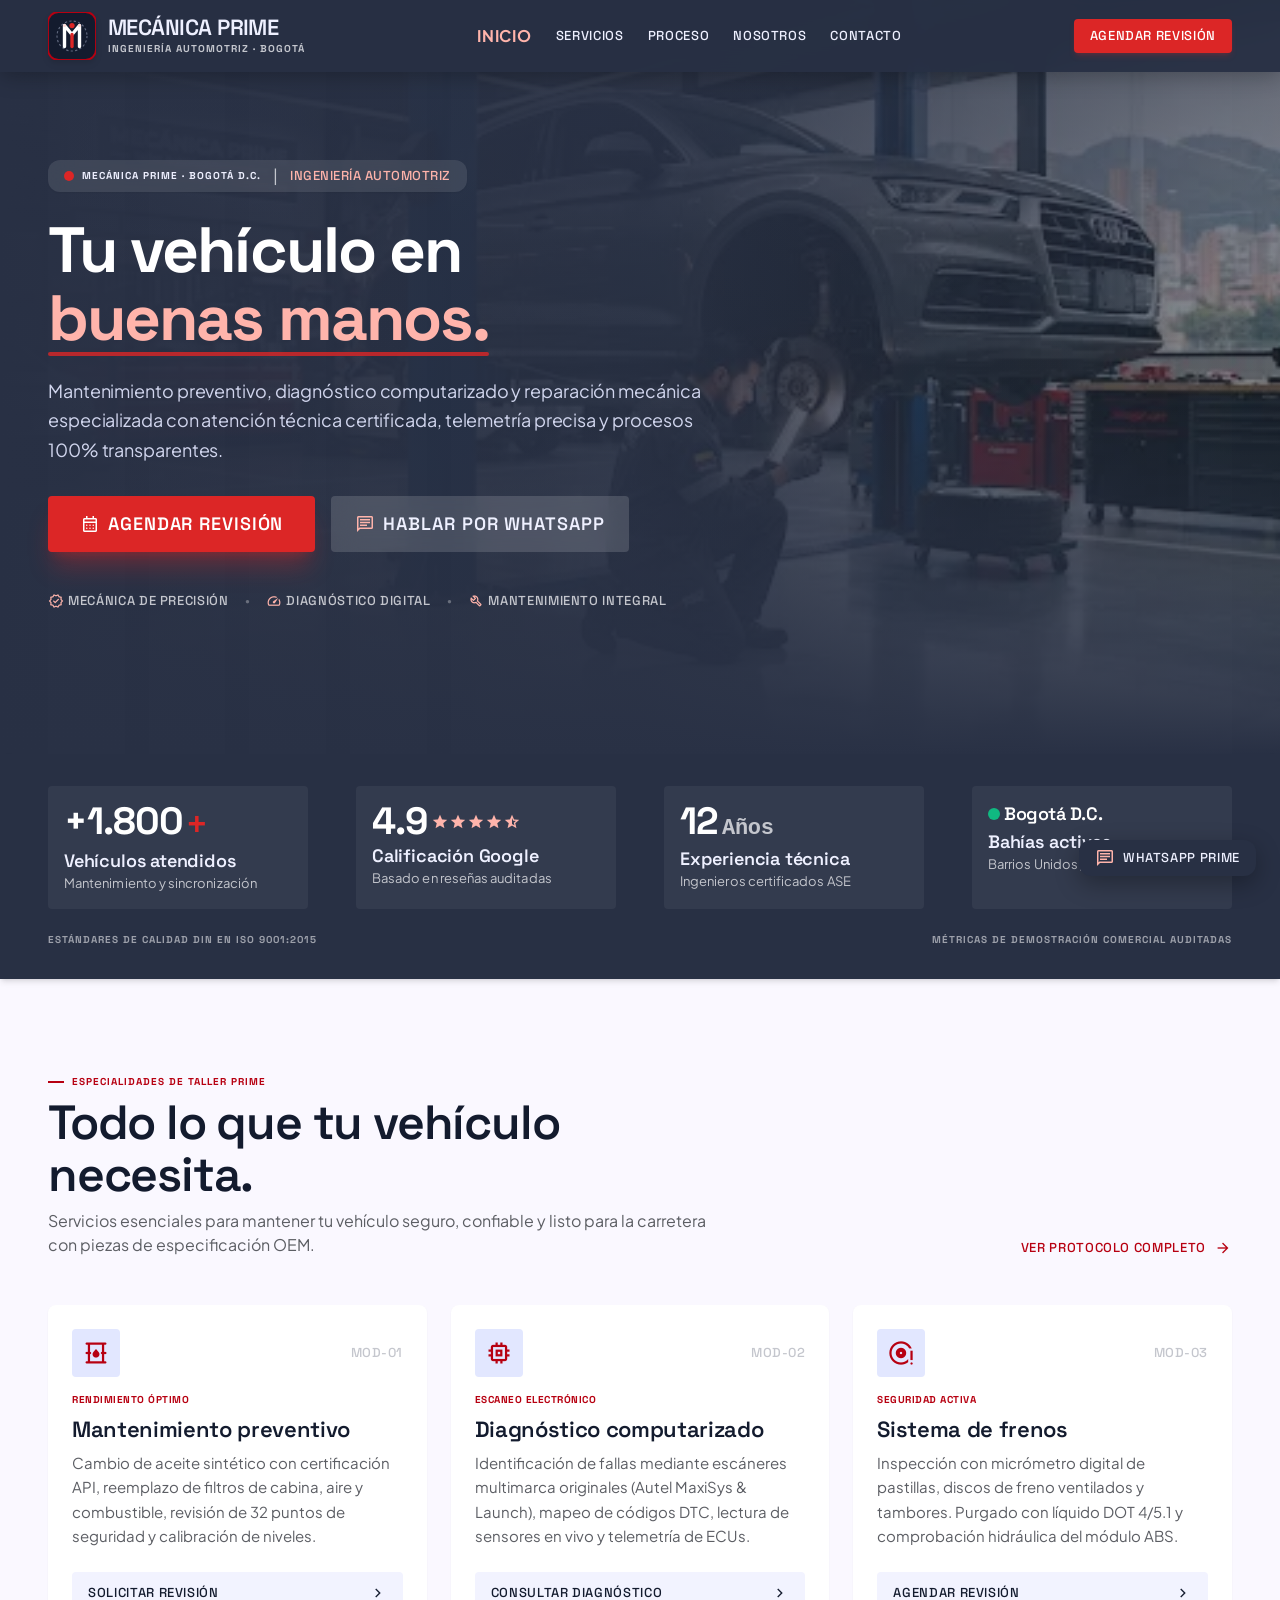
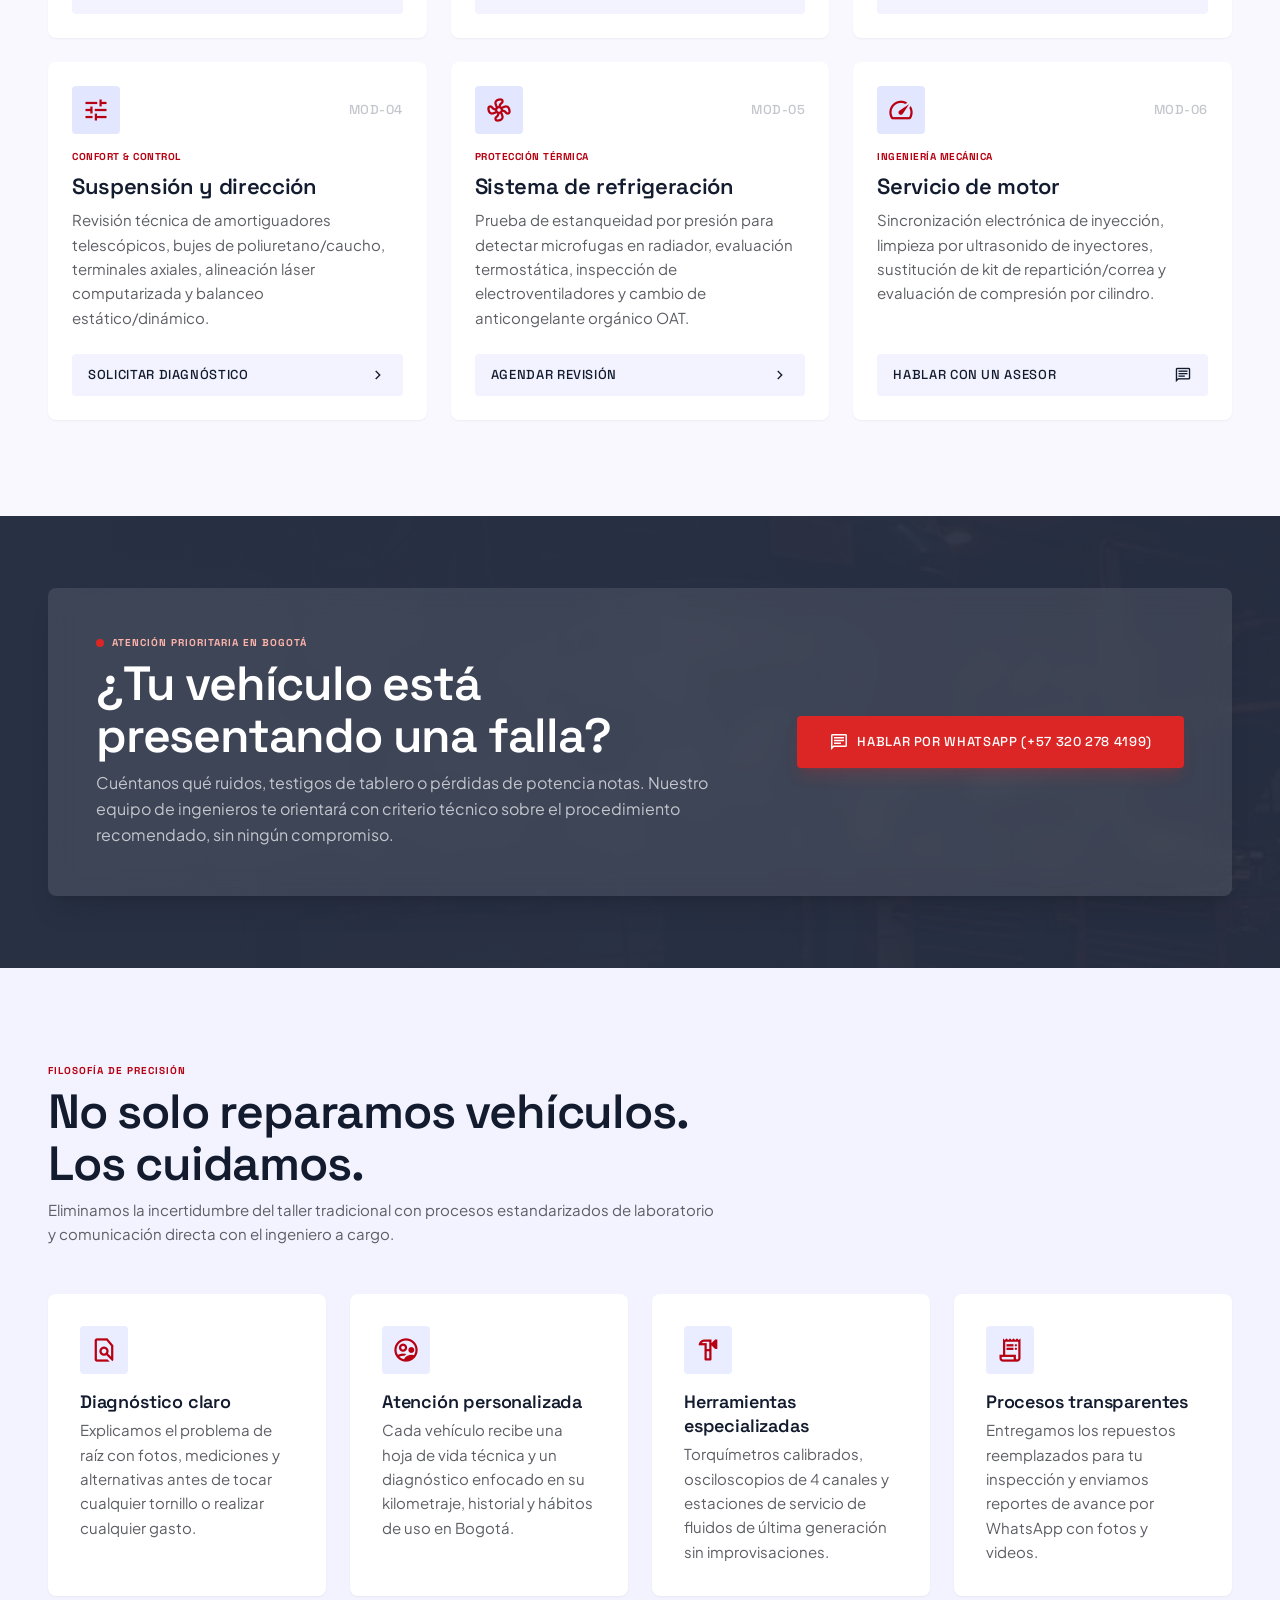
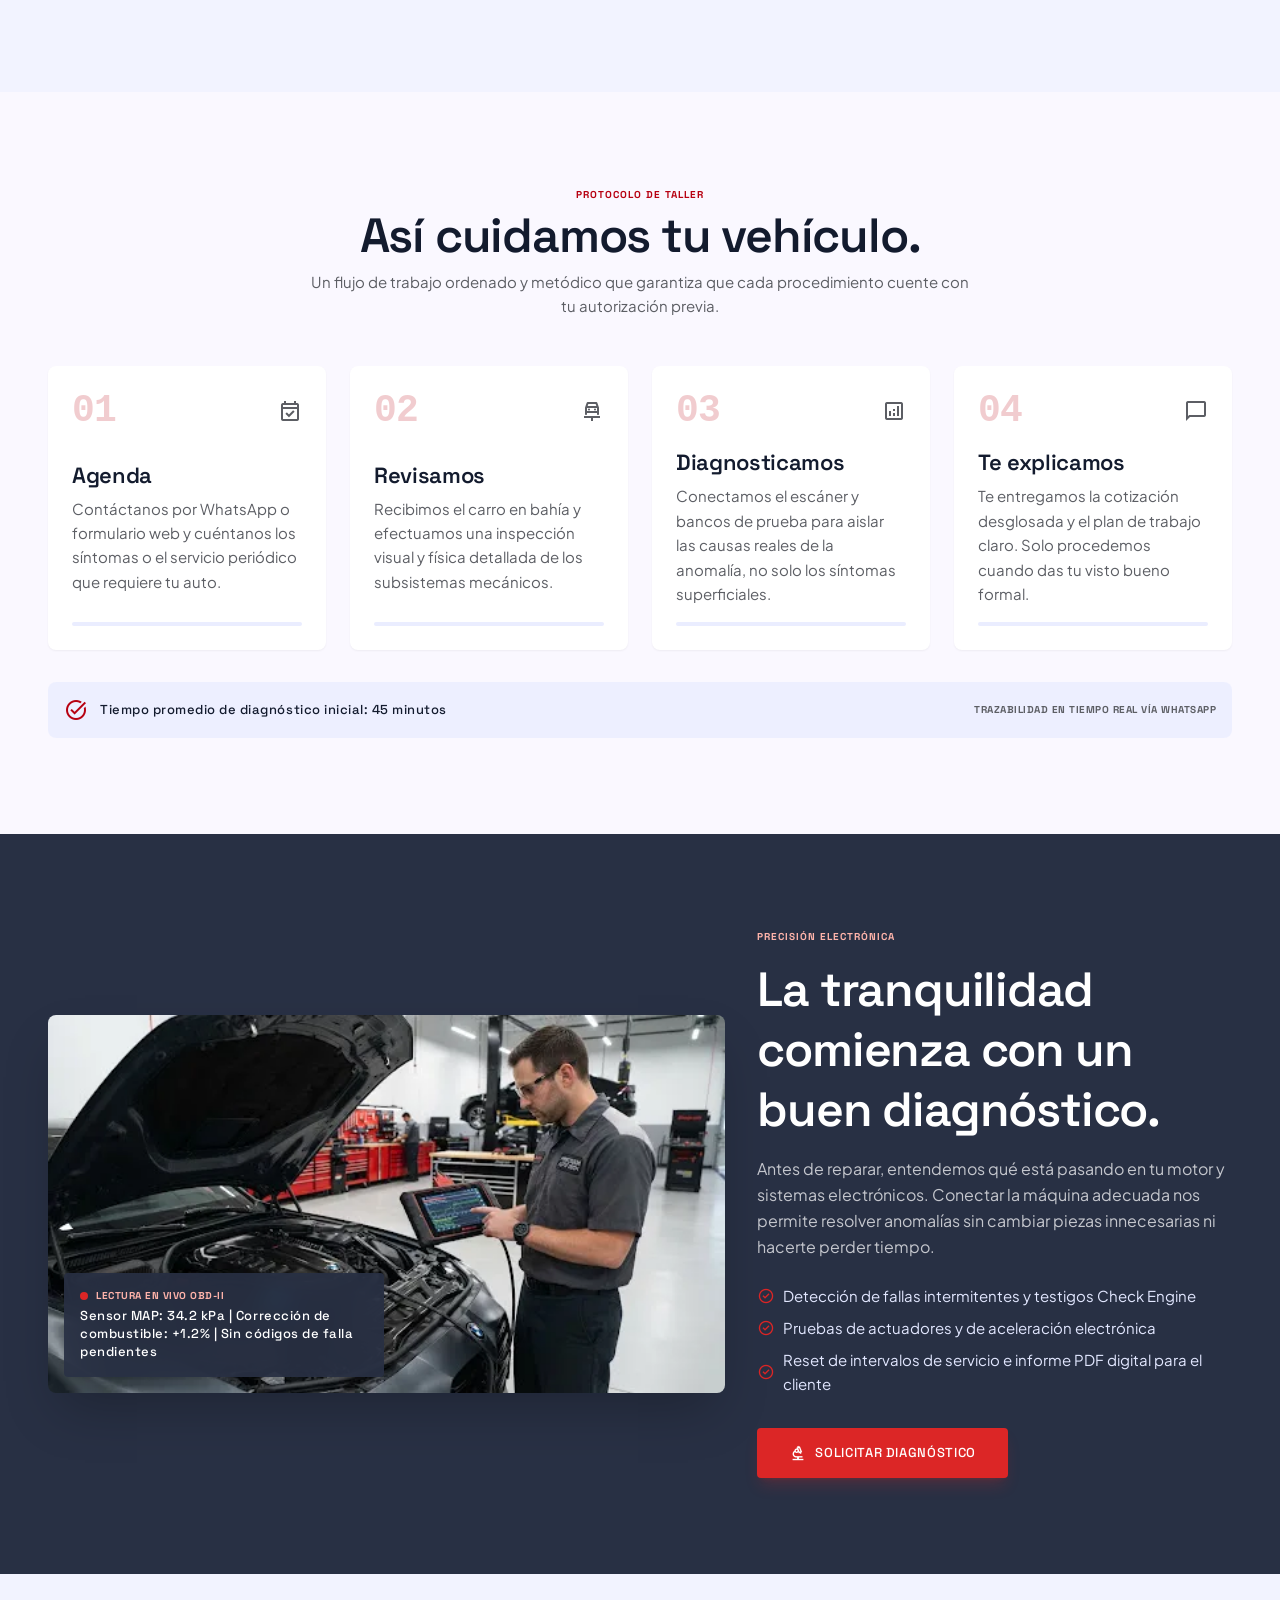
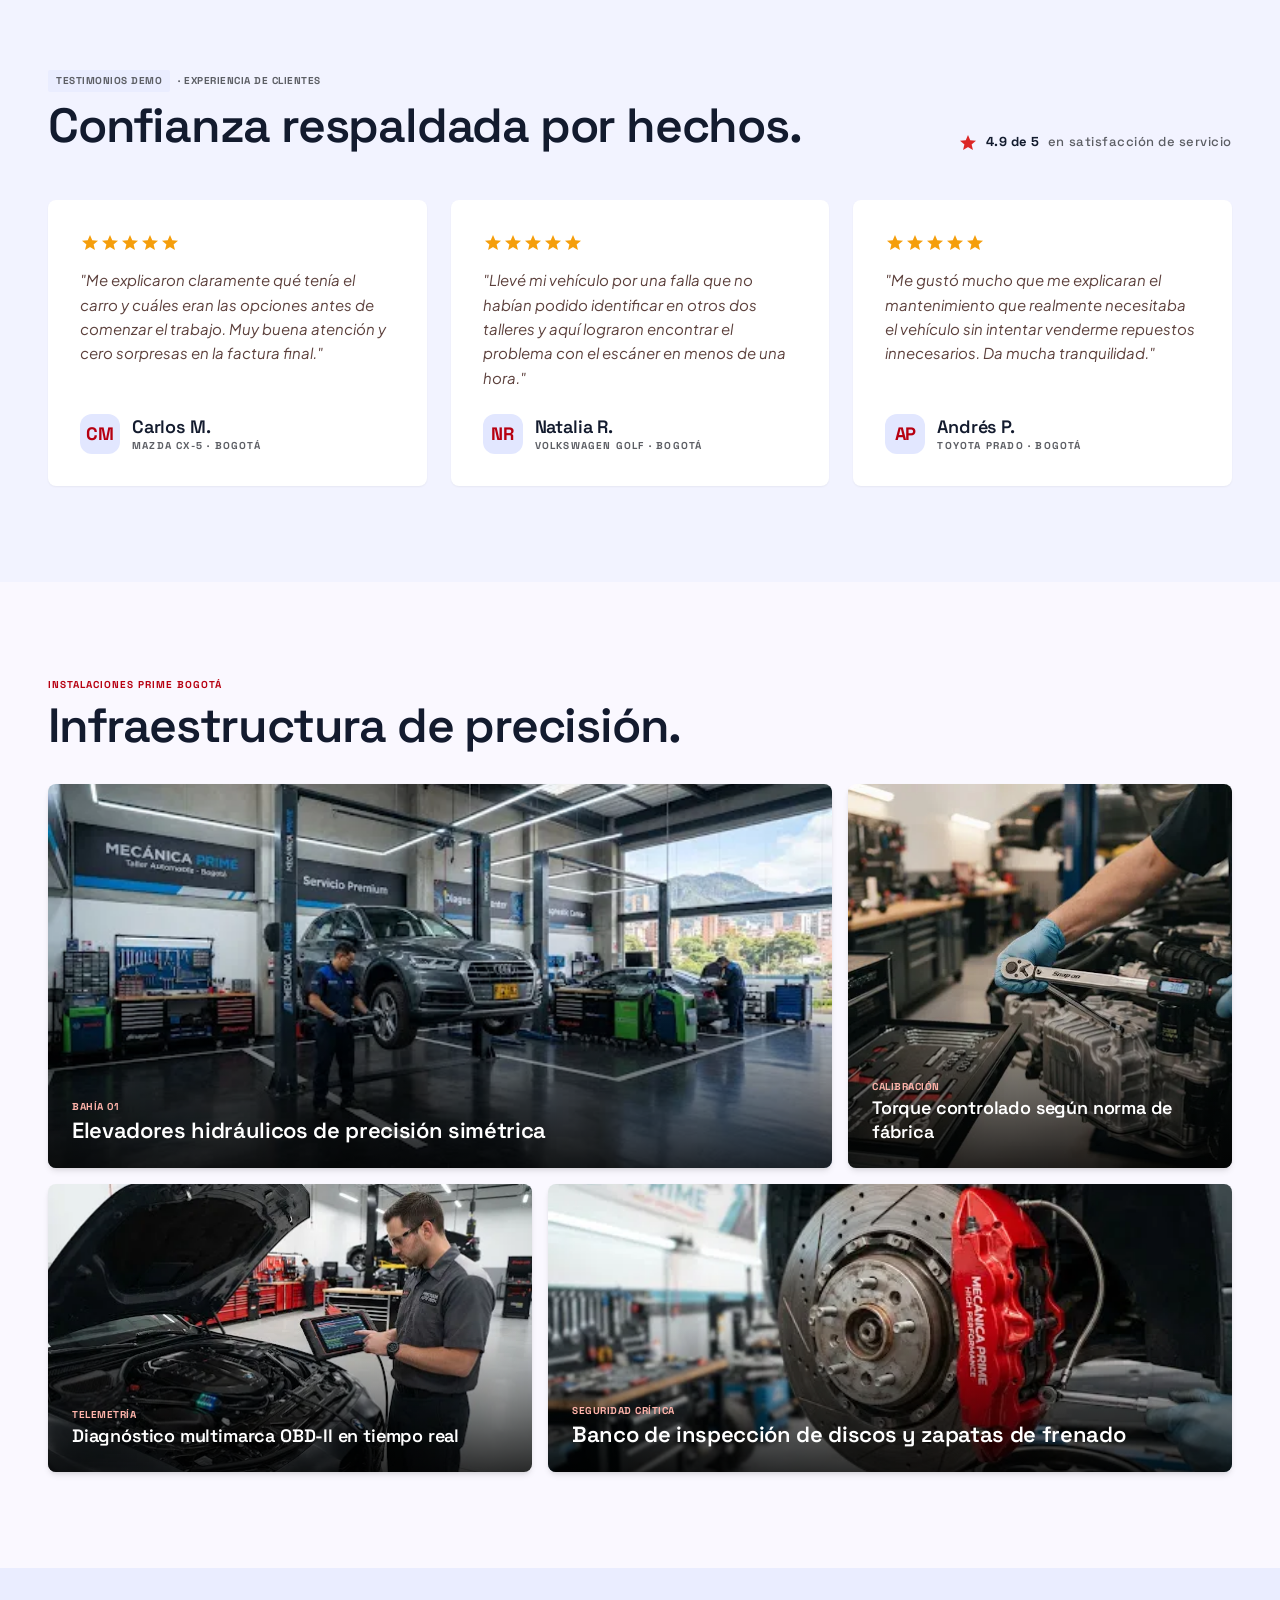
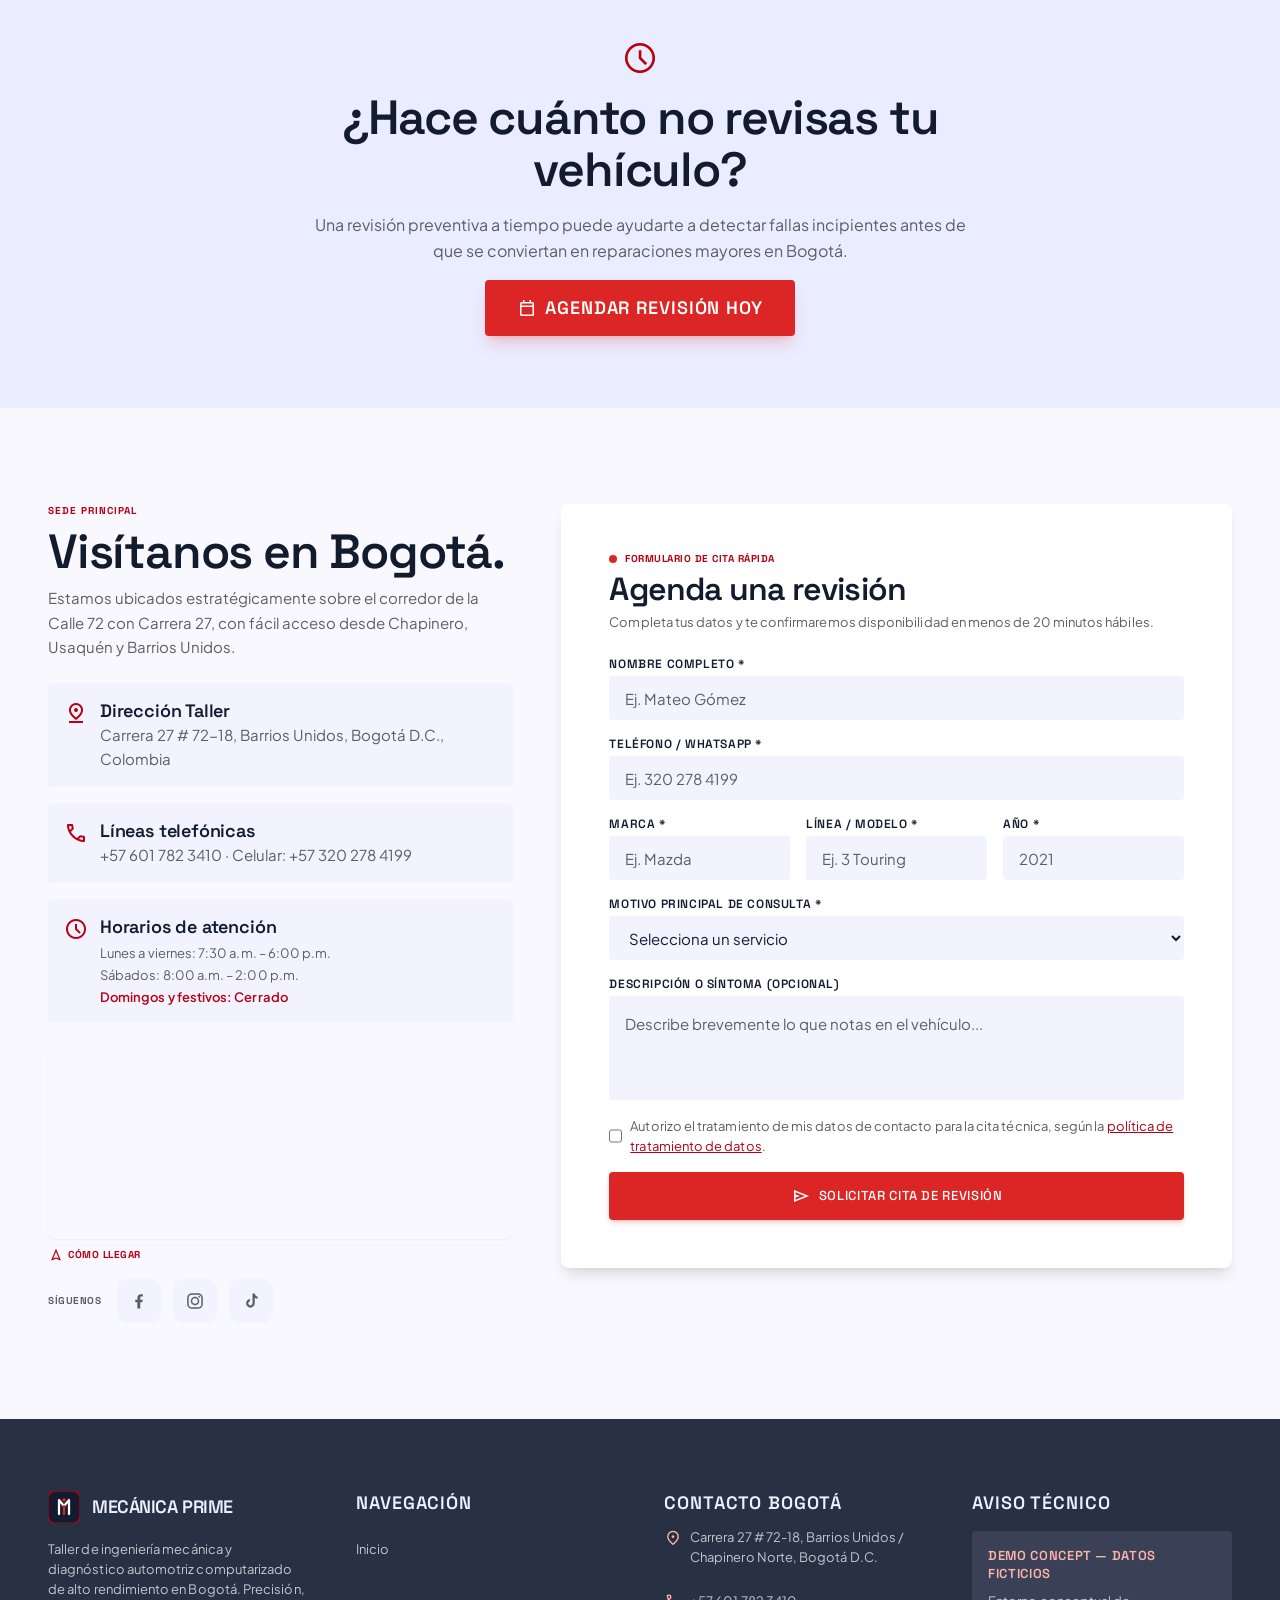
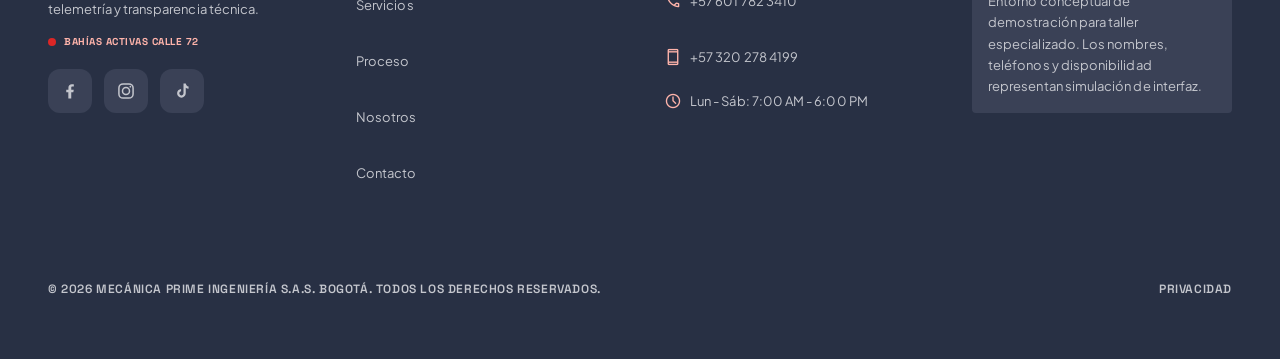
<file: code.html>
<!DOCTYPE html><html class="scroll-smooth" lang="es" style=""><head><meta charset="utf-8"><meta content="width=device-width, initial-scale=1.0" name="viewport"><link href="https://fonts.googleapis.com" rel="preconnect"><link crossorigin="" href="https://fonts.gstatic.com" rel="preconnect"><link href="https://fonts.googleapis.com/css2?family=Plus+Jakarta+Sans:ital,wght@0,300..800;1,300..800&amp;family=Space+Grotesk:wght@300..700&amp;display=swap" rel="stylesheet"><link href="https://fonts.googleapis.com/css2?family=Material+Symbols+Outlined:opsz,wght,FILL,GRAD@20..48,100..700,0..1,-50..200" rel="stylesheet">
<title>Mecánica Prime | Taller de mecánica y diagnóstico automotriz en Bogotá</title>
<meta name="description" content="Taller de mecánica en Bogotá: diagnóstico computarizado, mantenimiento preventivo y reparación especializada con ingeniería de precisión.">
<link rel="canonical" href="https://www.mecanicaprime.com.co/">
<!-- TODO: actualizar canonical y og:url con el dominio real una vez publicado en Vercel/dominio propio -->
<meta property="og:title" content="Mecánica Prime | Taller de mecánica y diagnóstico automotriz en Bogotá">
<meta property="og:description" content="Diagnóstico computarizado, mantenimiento preventivo y reparación especializada en Bogotá D.C.">
<meta property="og:type" content="website">
<meta property="og:locale" content="es_CO">
<meta property="og:url" content="https://www.mecanicaprime.com.co/">
<meta property="og:image" content="https://www.mecanicaprime.com.co/assets/img/hero-taller.webp">
<meta name="twitter:card" content="summary_large_image">
<link rel="icon" type="image/svg+xml" href="assets/favicon.svg">
<script type="application/ld+json">
{
  "@context": "https://schema.org",
  "@type": "AutoRepair",
  "name": "Mecánica Prime",
  "description": "Taller de ingeniería mecánica y diagnóstico automotriz computarizado en Bogotá, especializado en mantenimiento preventivo y reparación de precisión.",
  "telephone": "+573202784199",
  "address": {
    "@type": "PostalAddress",
    "streetAddress": "Carrera 27 # 72-18, Barrios Unidos",
    "addressLocality": "Bogotá",
    "addressRegion": "Bogotá D.C.",
    "addressCountry": "CO"
  },
  "areaServed": "Bogotá",
  "openingHoursSpecification": [
    {
      "@type": "OpeningHoursSpecification",
      "dayOfWeek": ["Monday", "Tuesday", "Wednesday", "Thursday", "Friday"],
      "opens": "07:30",
      "closes": "18:00"
    },
    {
      "@type": "OpeningHoursSpecification",
      "dayOfWeek": ["Saturday"],
      "opens": "08:00",
      "closes": "14:00"
    }
  ]
}
</script>
<!-- Google Analytics (gtag.js) -->
<!-- Reemplazar G-XXXXXXXXXX por el ID de medición real del cliente antes de publicar -->
<!--
<script async src="https://www.googletagmanager.com/gtag/js?id=G-XXXXXXXXXX"></script>
<script>
  window.dataLayer = window.dataLayer || [];
  function gtag(){dataLayer.push(arguments);}
  gtag('js', new Date());
  gtag('config', 'G-XXXXXXXXXX');
</script>
-->
<style>@layer base { html, body { margin: 0; padding: 0; } body { overscroll-behavior: none; } main > :first-child { margin-top: 0 !important; } main > :last-child { margin-bottom: 0 !important; } } ::-webkit-scrollbar { display: none; } a:focus-visible, button:focus-visible, input:focus-visible, select:focus-visible, textarea:focus-visible, [tabindex]:focus-visible { outline: 2px solid #dc2626; outline-offset: 2px; }</style><link rel="stylesheet" href="assets/styles.css"></head><body class="bg-surface font-body-md text-on-surface antialiased selection:bg-primary selection:text-on-primary"><header class="fixed top-0 w-full z-50 bg-inverse-surface/95 backdrop-blur-md shadow-[0_4px_20px_rgba(0,0,0,0.25)]"><div class="max-w-[1280px] mx-auto px-margin-mobile lg:px-margin-desktop flex items-center justify-between gap-space-md py-space-sm"><div class="flex items-center gap-space-sm"><div class="shrink-0 flex items-center justify-center"><svg class="w-12 h-12 shrink-0 drop-shadow-md transition-transform duration-300 hover:scale-105" viewBox="0 0 64 64" fill="none" xmlns="http://www.w3.org/2000/svg" role="img" aria-label="Mecánica Prime Logo Vector"><rect width="64" height="64" rx="14" fill="#131B2E" stroke="#b70011" stroke-width="2.5"></rect><circle cx="32" cy="32" r="20" stroke="#dae2fd" stroke-width="1.5" stroke-dasharray="3 3" opacity="0.4"></circle><path d="M22 46V18L32 30L42 18V46" stroke="#ffffff" stroke-width="4.5" stroke-linecap="round" stroke-linejoin="round"></path><path d="M32 30V46" stroke="#dc2626" stroke-width="4.5" stroke-linecap="round"></path><circle cx="32" cy="18" r="3.5" fill="#dc2626"></circle><circle cx="22" cy="18" r="2" fill="#ffdad6"></circle><circle cx="42" cy="18" r="2" fill="#ffdad6"></circle></svg></div><div class="flex flex-col"><span class="font-headline-sm uppercase tracking-tight text-inverse-on-surface leading-none text-headline-md">MECÁNICA PRIME</span><span class="font-label-sm text-label-sm uppercase tracking-widest text-secondary-fixed-dim mt-space-2xs">Ingeniería Automotriz · Bogotá</span></div></div><nav class="hidden lg:flex items-center gap-space-lg" data-active-classes="text-primary-fixed-dim font-bold"><a aria-current="page" class="tracking-wider uppercase transition-colors text-primary-fixed-dim font-bold" data-path="inicio" href="#inicio">Inicio</a><a class="font-headline-sm text-code-spec tracking-wider uppercase text-inverse-on-surface hover:text-primary-fixed-dim transition-colors" data-path="servicios" href="#servicios">Servicios</a><a class="font-headline-sm text-code-spec tracking-wider uppercase text-inverse-on-surface hover:text-primary-fixed-dim transition-colors" data-path="proceso" href="#proceso">Proceso</a><a class="font-headline-sm text-code-spec tracking-wider uppercase text-inverse-on-surface hover:text-primary-fixed-dim transition-colors" data-path="nosotros" href="#nosotros">Nosotros</a><a class="font-headline-sm text-code-spec tracking-wider uppercase text-inverse-on-surface hover:text-primary-fixed-dim transition-colors" data-path="contacto" href="#contacto">Contacto</a></nav><div class="flex items-center gap-space-md"><a class="hidden sm:inline-flex items-center gap-space-xs bg-primary-container hover:bg-primary text-on-primary px-space-md py-space-xs rounded-lg font-headline-sm text-code-spec uppercase tracking-wider transition-transform hover:-translate-y-0.5 shadow-md shadow-primary-container/20" href="tel:+573202784199">Agendar revisión</a><button aria-label="Abrir menú" aria-expanded="false" aria-controls="mobile-menu" id="menu-toggle" class="lg:hidden w-11 h-11 flex items-center justify-center rounded-lg text-inverse-on-surface hover:bg-surface-dim/10 transition-colors"><span class="material-symbols-outlined text-[26px]" id="menu-icon">menu</span></button></div></div><div id="mobile-menu" class="hidden lg:hidden absolute top-full inset-x-0 bg-inverse-surface shadow-lg"><nav class="flex flex-col px-margin-mobile py-space-md">
<a class="min-h-11 flex items-center font-headline-sm text-code-spec tracking-wider uppercase text-inverse-on-surface hover:text-primary-fixed-dim transition-colors" href="#inicio">Inicio</a>
<a class="min-h-11 flex items-center font-headline-sm text-code-spec tracking-wider uppercase text-inverse-on-surface hover:text-primary-fixed-dim transition-colors" href="#servicios">Servicios</a>
<a class="min-h-11 flex items-center font-headline-sm text-code-spec tracking-wider uppercase text-inverse-on-surface hover:text-primary-fixed-dim transition-colors" href="#proceso">Proceso</a>
<a class="min-h-11 flex items-center font-headline-sm text-code-spec tracking-wider uppercase text-inverse-on-surface hover:text-primary-fixed-dim transition-colors" href="#nosotros">Nosotros</a>
<a class="min-h-11 flex items-center font-headline-sm text-code-spec tracking-wider uppercase text-inverse-on-surface hover:text-primary-fixed-dim transition-colors" href="#contacto">Contacto</a>
<a class="min-h-11 flex items-center justify-center gap-space-xs mt-space-xs bg-primary-container hover:bg-primary text-on-primary px-space-md py-space-sm rounded-lg font-headline-sm text-code-spec uppercase tracking-wider transition-colors" href="tel:+573202784199">Agendar revisión</a>
</nav></div></header><main class="w-full pt-20 bg-surface min-h-screen"><div class="flex flex-col w-full">
<!-- ================================================================= -->
<!-- 1. HERO CINEMATOGRÁFICO                                          -->
<!-- ================================================================= -->
<section class="relative w-full -mt-20 pt-32 pb-24 lg:pt-40 lg:pb-36 overflow-hidden bg-inverse-surface text-inverse-on-surface" id="inicio">
<!-- Cinematic Background Image with Gradient Scrim -->
<div class="absolute inset-0 z-0 bg-cover bg-center" data-alt="Cinematic high-end automotive workshop in Bogota with a sleek grey SUV lifted on a blue hydraulic hoist, master mechanic in dark grey overalls inspecting the disc brake assembly with an inspection lamp, immaculate epoxy floor reflecting soft studio lights and professional tool chests in the background" style="background-image: url(&quot;assets/img/hero-taller.webp&quot;);">
<div class="absolute inset-0 bg-gradient-to-r from-inverse-surface via-inverse-surface/90 to-inverse-surface/40"></div>
<div class="absolute inset-0 bg-gradient-to-t from-inverse-surface via-transparent to-inverse-surface/60"></div>
</div>
<!-- Architectural Grid Lines Overlay (Decorative) -->
<div class="absolute inset-0 z-0 pointer-events-none opacity-10">
<div class="max-w-[1280px] h-full mx-auto px-margin-mobile lg:px-margin-desktop grid grid-cols-4 lg:grid-cols-12 gap-gutter">
<div class="h-full bg-white/5 col-span-1"></div>
<div class="h-full bg-white/5 col-span-1"></div>
<div class="h-full bg-white/5 col-span-1"></div>
<div class="h-full bg-white/5 col-span-1"></div>
<div class="hidden lg:block h-full bg-white/5 col-span-8"></div>
</div>
</div>
<div class="relative z-10 max-w-[1280px] mx-auto px-margin-mobile lg:px-margin-desktop">
<div class="max-w-3xl flex flex-col items-start gap-space-lg">
<!-- Live Workshop Pill -->
<div class="inline-flex items-center gap-space-xs bg-surface-container-lowest/10 backdrop-blur-md px-space-md py-space-2xs rounded-full shadow-sm">
<span class="w-2.5 h-2.5 rounded-full bg-primary-container animate-pulse"></span>
<span class="font-label-sm text-label-sm uppercase tracking-widest text-inverse-on-surface">MECÁNICA PRIME · BOGOTÁ D.C.</span>
<span class="mx-space-2xs text-secondary-fixed-dim">|</span>
<span class="font-code-spec text-code-spec text-primary-fixed-dim">INGENIERÍA AUTOMOTRIZ</span>
</div>
<!-- H1 Main Impact -->
<h1 class="font-headline-xl text-headline-xl lg:text-display tracking-tight text-white leading-[1.05]">
          Tu vehículo en <br class="hidden sm:inline">
<span class="text-primary-fixed-dim relative inline-block">
            buenas manos.
            <span class="absolute left-0 -bottom-1 w-full h-1 bg-primary-container/80 rounded-full"></span>
</span>
</h1>
<!-- Subtitle -->
<p class="font-body-xl text-body-xl text-surface-container-high/90 max-w-2xl leading-relaxed">
          Mantenimiento preventivo, diagnóstico computarizado y reparación mecánica especializada con atención técnica certificada, telemetría precisa y procesos 100% transparentes.
        </p>
<!-- CTAs -->
<div class="flex flex-wrap items-center gap-space-md pt-space-xs w-full sm:w-auto">
<a class="w-full sm:w-auto inline-flex items-center justify-center gap-space-xs bg-primary-container hover:bg-primary text-on-primary px-space-xl py-space-md rounded-lg font-headline-sm text-headline-sm uppercase tracking-wider transition-all duration-300 shadow-xl shadow-primary-container/30 hover:-translate-y-0.5" href="#contacto">
<span class="material-symbols-outlined text-[20px]">calendar_month</span>
<span class="">Agendar revisión</span>
</a>
<a class="w-full sm:w-auto inline-flex items-center justify-center gap-space-xs bg-surface-container-lowest/15 hover:bg-surface-container-lowest/25 text-inverse-on-surface px-space-lg py-space-md rounded-lg font-headline-sm text-headline-sm uppercase tracking-wider backdrop-blur-md transition-all duration-300" href="https://wa.me/573202784199?text=Hola%20Mec%C3%A1nica%20Prime,%20deseo%20consultar%20por%20un%20servicio" rel="noopener noreferrer" target="_blank">
<span class="material-symbols-outlined text-[20px] text-primary-fixed-dim">chat</span>
<span class="">Hablar por WhatsApp</span>
</a>
</div>
<!-- Metadata Tagline -->
<div class="flex flex-wrap items-center gap-space-md pt-space-md text-secondary-fixed-dim font-code-spec text-code-spec tracking-wider uppercase">
<span class="flex items-center gap-space-2xs"><span class="material-symbols-outlined text-primary-fixed-dim text-[16px]">verified</span> Mecánica de Precisión</span>
<span class="text-surface-container-lowest/30">•</span>
<span class="flex items-center gap-space-2xs"><span class="material-symbols-outlined text-primary-fixed-dim text-[16px]">speed</span> Diagnóstico Digital</span>
<span class="text-surface-container-lowest/30">•</span>
<span class="flex items-center gap-space-2xs"><span class="material-symbols-outlined text-primary-fixed-dim text-[16px]">build</span> Mantenimiento Integral</span>
</div>
</div>
</div>
</section>
<!-- ================================================================= -->
<!-- 2. BARRA DE CONFIANZA (Indicadores clave)                         -->
<!-- ================================================================= -->
<!-- DEMO: dato ficticio, reemplazar o eliminar antes de publicar para un cliente real (+1.800 vehículos, 4.9 Google, 12 años, ASE, ISO 9001:2015) -->
<section class="w-full bg-inverse-surface py-space-xl shadow-md relative z-20">
<div class="max-w-[1280px] mx-auto px-margin-mobile lg:px-margin-desktop">
<div class="grid grid-cols-2 lg:grid-cols-4 gap-space-lg lg:gap-space-2xl">
<!-- Metric 1 -->
<div class="flex flex-col bg-surface-container-lowest/5 p-space-md rounded-lg">
<span class="font-display-mobile text-display-mobile text-white tracking-tight leading-none font-bold flex items-baseline">
            +1.800
            <span class="text-primary-container text-headline-lg ml-1 font-mono">+</span>
</span>
<span class="font-headline-sm text-headline-sm text-inverse-on-surface mt-space-2xs">Vehículos atendidos</span>
<span class="font-body-sm text-body-sm text-secondary-fixed-dim">Mantenimiento y sincronización</span>
</div>
<!-- Metric 2 -->
<div class="flex flex-col bg-surface-container-lowest/5 p-space-md rounded-lg">
<div class="flex items-center gap-space-2xs">
<span class="font-display-mobile text-display-mobile text-white tracking-tight leading-none font-bold">4.9</span>
<div class="flex text-primary-fixed-dim">
<span class="material-symbols-outlined text-[18px]" style="font-variation-settings: &quot;FILL&quot; 1;">star</span>
<span class="material-symbols-outlined text-[18px]" style="font-variation-settings: &quot;FILL&quot; 1;">star</span>
<span class="material-symbols-outlined text-[18px]" style="font-variation-settings: &quot;FILL&quot; 1;">star</span>
<span class="material-symbols-outlined text-[18px]" style="font-variation-settings: &quot;FILL&quot; 1;">star</span>
<span class="material-symbols-outlined text-[18px]" style="font-variation-settings: &quot;FILL&quot; 1;">star_half</span>
</div>
</div>
<span class="font-headline-sm text-headline-sm text-inverse-on-surface mt-space-2xs">Calificación Google</span>
<span class="font-body-sm text-body-sm text-secondary-fixed-dim">Basado en reseñas auditadas</span>
</div>
<!-- Metric 3 -->
<div class="flex flex-col bg-surface-container-lowest/5 p-space-md rounded-lg">
<span class="font-display-mobile text-display-mobile text-white tracking-tight leading-none font-bold flex items-baseline">
            12
            <span class="text-secondary-fixed-dim text-headline-md ml-1 font-mono">Años</span>
</span>
<span class="font-headline-sm text-headline-sm text-inverse-on-surface mt-space-2xs">Experiencia técnica</span>
<span class="font-body-sm text-body-sm text-secondary-fixed-dim">Ingenieros certificados ASE</span>
</div>
<!-- Metric 4 -->
<div class="flex flex-col bg-surface-container-lowest/5 p-space-md rounded-lg">
<div class="flex items-center gap-space-2xs">
<span class="w-3 h-3 rounded-full bg-emerald-500 animate-pulse"></span>
<span class="font-headline-sm text-headline-sm text-white tracking-tight">Bogotá D.C.</span>
</div>
<span class="font-headline-sm text-headline-sm text-inverse-on-surface mt-space-2xs">Bahías activas</span>
<span class="font-body-sm text-body-sm text-secondary-fixed-dim">Barrios Unidos / Cra 27</span>
</div>
</div>
<div class="mt-space-md pt-space-xs flex justify-between items-center text-secondary-fixed-dim font-label-sm text-label-sm uppercase tracking-widest opacity-75">
<span class="">ESTÁNDARES DE CALIDAD DIN EN ISO 9001:2015</span>
<span class="hidden sm:inline">MÉTRICAS DE DEMOSTRACIÓN COMERCIAL AUDITADAS</span>
</div>
</div>
</section>
<!-- ================================================================= -->
<!-- 3. SERVICIOS PRINCIPALES                                          -->
<!-- ================================================================= -->
<section class="w-full py-space-3xl lg:py-space-4xl bg-surface" id="servicios">
<div class="max-w-[1280px] mx-auto px-margin-mobile lg:px-margin-desktop">
<!-- Section Header -->
<div class="flex flex-col md:flex-row md:items-end justify-between gap-space-lg mb-space-2xl">
<div class="flex flex-col gap-space-xs max-w-2xl">
<div class="inline-flex items-center gap-space-xs font-label-sm text-label-sm uppercase tracking-widest text-primary font-bold">
<span class="w-4 h-0.5 bg-primary"></span>
            ESPECIALIDADES DE TALLER PRIME
          </div>
<h2 class="font-headline-xl text-headline-xl tracking-tight text-on-surface">
            Todo lo que tu vehículo necesita.
          </h2>
<p class="font-body-lg text-body-lg text-secondary">
            Servicios esenciales para mantener tu vehículo seguro, confiable y listo para la carretera con piezas de especificación OEM.
          </p>
</div>
<a class="inline-flex items-center gap-space-xs text-primary font-headline-sm text-code-spec uppercase tracking-wider hover:translate-x-1 transition-transform" href="#contacto">
<span class="">Ver protocolo completo</span>
<span class="material-symbols-outlined text-[18px]">arrow_forward</span>
</a>
</div>
<!-- Grid of 6 Cards -->
<div class="grid grid-cols-1 md:grid-cols-2 lg:grid-cols-3 gap-space-lg">
<!-- Servicio 01: Mantenimiento Preventivo -->
<div class="group bg-surface-container-lowest rounded-xl shadow-sm hover:shadow-xl transition-all duration-300 flex flex-col justify-between p-space-lg">
<div class="flex flex-col gap-space-md">
<div class="flex items-center justify-between">
<div class="w-12 h-12 rounded-lg bg-surface-container-high flex items-center justify-center text-primary">
<span class="material-symbols-outlined text-[28px]">oil_barrel</span>
</div>
<span class="font-code-spec text-code-spec text-secondary-fixed-dim">MOD-01</span>
</div>
<div class="flex flex-col gap-space-xs">
<div class="inline-flex items-center gap-space-xs text-primary font-label-sm text-label-sm uppercase tracking-wider font-bold">
                Rendimiento Óptimo
              </div>
<h3 class="font-headline-md text-headline-md text-on-surface">Mantenimiento preventivo</h3>
<p class="font-body-md text-body-md text-secondary leading-relaxed">
                Cambio de aceite sintético con certificación API, reemplazo de filtros de cabina, aire y combustible, revisión de 32 puntos de seguridad y calibración de niveles.
              </p>
</div>
</div>
<div class="pt-space-lg">
<a class="w-full inline-flex items-center justify-between bg-surface-container-low hover:bg-primary hover:text-on-primary text-on-surface px-space-md py-space-sm rounded-lg font-headline-sm text-code-spec uppercase tracking-wider transition-colors" href="#contacto">
<span class="">Solicitar revisión</span>
<span class="material-symbols-outlined text-[18px]">chevron_right</span>
</a>
</div>
</div>
<!-- Servicio 02: Diagnóstico Computarizado -->
<div class="group bg-surface-container-lowest rounded-xl shadow-sm hover:shadow-xl transition-all duration-300 flex flex-col justify-between p-space-lg">
<div class="flex flex-col gap-space-md">
<div class="flex items-center justify-between">
<div class="w-12 h-12 rounded-lg bg-surface-container-high flex items-center justify-center text-primary">
<span class="material-symbols-outlined text-[28px]">memory</span>
</div>
<span class="font-code-spec text-code-spec text-secondary-fixed-dim">MOD-02</span>
</div>
<div class="flex flex-col gap-space-xs">
<div class="inline-flex items-center gap-space-xs text-primary font-label-sm text-label-sm uppercase tracking-wider font-bold">
                Escaneo Electrónico
              </div>
<h3 class="font-headline-md text-headline-md text-on-surface">Diagnóstico computarizado</h3>
<p class="font-body-md text-body-md text-secondary leading-relaxed">
                Identificación de fallas mediante escáneres multimarca originales (Autel MaxiSys &amp; Launch), mapeo de códigos DTC, lectura de sensores en vivo y telemetría de ECUs.
              </p>
</div>
</div>
<div class="pt-space-lg">
<a class="w-full inline-flex items-center justify-between bg-surface-container-low hover:bg-primary hover:text-on-primary text-on-surface px-space-md py-space-sm rounded-lg font-headline-sm text-code-spec uppercase tracking-wider transition-colors" href="#contacto">
<span class="">Consultar diagnóstico</span>
<span class="material-symbols-outlined text-[18px]">chevron_right</span>
</a>
</div>
</div>
<!-- Servicio 03: Sistema de Frenos -->
<div class="group bg-surface-container-lowest rounded-xl shadow-sm hover:shadow-xl transition-all duration-300 flex flex-col justify-between p-space-lg">
<div class="flex flex-col gap-space-md">
<div class="flex items-center justify-between">
<div class="w-12 h-12 rounded-lg bg-surface-container-high flex items-center justify-center text-primary">
<span class="material-symbols-outlined text-[28px]">disc_full</span>
</div>
<span class="font-code-spec text-code-spec text-secondary-fixed-dim">MOD-03</span>
</div>
<div class="flex flex-col gap-space-xs">
<div class="inline-flex items-center gap-space-xs text-primary font-label-sm text-label-sm uppercase tracking-wider font-bold">
                Seguridad Activa
              </div>
<h3 class="font-headline-md text-headline-md text-on-surface">Sistema de frenos</h3>
<p class="font-body-md text-body-md text-secondary leading-relaxed">
                Inspección con micrómetro digital de pastillas, discos de freno ventilados y tambores. Purgado con líquido DOT 4/5.1 y comprobación hidráulica del módulo ABS.
              </p>
</div>
</div>
<div class="pt-space-lg">
<a class="w-full inline-flex items-center justify-between bg-surface-container-low hover:bg-primary hover:text-on-primary text-on-surface px-space-md py-space-sm rounded-lg font-headline-sm text-code-spec uppercase tracking-wider transition-colors" href="#contacto">
<span class="">Agendar revisión</span>
<span class="material-symbols-outlined text-[18px]">chevron_right</span>
</a>
</div>
</div>
<!-- Servicio 04: Suspensión y Dirección -->
<div class="group bg-surface-container-lowest rounded-xl shadow-sm hover:shadow-xl transition-all duration-300 flex flex-col justify-between p-space-lg">
<div class="flex flex-col gap-space-md">
<div class="flex items-center justify-between">
<div class="w-12 h-12 rounded-lg bg-surface-container-high flex items-center justify-center text-primary">
<span class="material-symbols-outlined text-[28px]">tune</span>
</div>
<span class="font-code-spec text-code-spec text-secondary-fixed-dim">MOD-04</span>
</div>
<div class="flex flex-col gap-space-xs">
<div class="inline-flex items-center gap-space-xs text-primary font-label-sm text-label-sm uppercase tracking-wider font-bold">
                Confort &amp; Control
              </div>
<h3 class="font-headline-md text-headline-md text-on-surface">Suspensión y dirección</h3>
<p class="font-body-md text-body-md text-secondary leading-relaxed">
                Revisión técnica de amortiguadores telescópicos, bujes de poliuretano/caucho, terminales axiales, alineación láser computarizada y balanceo estático/dinámico.
              </p>
</div>
</div>
<div class="pt-space-lg">
<a class="w-full inline-flex items-center justify-between bg-surface-container-low hover:bg-primary hover:text-on-primary text-on-surface px-space-md py-space-sm rounded-lg font-headline-sm text-code-spec uppercase tracking-wider transition-colors" href="#contacto">
<span class="">Solicitar diagnóstico</span>
<span class="material-symbols-outlined text-[18px]">chevron_right</span>
</a>
</div>
</div>
<!-- Servicio 05: Sistema de Refrigeración -->
<div class="group bg-surface-container-lowest rounded-xl shadow-sm hover:shadow-xl transition-all duration-300 flex flex-col justify-between p-space-lg">
<div class="flex flex-col gap-space-md">
<div class="flex items-center justify-between">
<div class="w-12 h-12 rounded-lg bg-surface-container-high flex items-center justify-center text-primary">
<span class="material-symbols-outlined text-[28px]">mode_fan</span>
</div>
<span class="font-code-spec text-code-spec text-secondary-fixed-dim">MOD-05</span>
</div>
<div class="flex flex-col gap-space-xs">
<div class="inline-flex items-center gap-space-xs text-primary font-label-sm text-label-sm uppercase tracking-wider font-bold">
                Protección Térmica
              </div>
<h3 class="font-headline-md text-headline-md text-on-surface">Sistema de refrigeración</h3>
<p class="font-body-md text-body-md text-secondary leading-relaxed">
                Prueba de estanqueidad por presión para detectar microfugas en radiador, evaluación termostática, inspección de electroventiladores y cambio de anticongelante orgánico OAT.
              </p>
</div>
</div>
<div class="pt-space-lg">
<a class="w-full inline-flex items-center justify-between bg-surface-container-low hover:bg-primary hover:text-on-primary text-on-surface px-space-md py-space-sm rounded-lg font-headline-sm text-code-spec uppercase tracking-wider transition-colors" href="#contacto">
<span class="">Agendar revisión</span>
<span class="material-symbols-outlined text-[18px]">chevron_right</span>
</a>
</div>
</div>
<!-- Servicio 06: Servicio de Motor -->
<div class="group bg-surface-container-lowest rounded-xl shadow-sm hover:shadow-xl transition-all duration-300 flex flex-col justify-between p-space-lg">
<div class="flex flex-col gap-space-md">
<div class="flex items-center justify-between">
<div class="w-12 h-12 rounded-lg bg-surface-container-high flex items-center justify-center text-primary">
<span class="material-symbols-outlined text-[28px]">speed</span>
</div>
<span class="font-code-spec text-code-spec text-secondary-fixed-dim">MOD-06</span>
</div>
<div class="flex flex-col gap-space-xs">
<div class="inline-flex items-center gap-space-xs text-primary font-label-sm text-label-sm uppercase tracking-wider font-bold">
                Ingeniería Mecánica
              </div>
<h3 class="font-headline-md text-headline-md text-on-surface">Servicio de motor</h3>
<p class="font-body-md text-body-md text-secondary leading-relaxed">
                Sincronización electrónica de inyección, limpieza por ultrasonido de inyectores, sustitución de kit de repartición/correa y evaluación de compresión por cilindro.
              </p>
</div>
</div>
<div class="pt-space-lg">
<a class="w-full inline-flex items-center justify-between bg-surface-container-low hover:bg-primary hover:text-on-primary text-on-surface px-space-md py-space-sm rounded-lg font-headline-sm text-code-spec uppercase tracking-wider transition-colors" href="https://wa.me/573202784199?text=Hola%20Mec%C3%A1nica%20Prime,%20quisiera%20hablar%20con%20un%20asesor%20sobre%20mi%20motor" rel="noopener noreferrer" target="_blank">
<span class="">Hablar con un asesor</span>
<span class="material-symbols-outlined text-[18px]">chat</span>
</a>
</div>
</div>
</div>
</div>
</section>
<!-- ================================================================= -->
<!-- 4. BANNER DE CONVERSIÓN INTERMEDIO                                -->
<!-- ================================================================= -->
<section class="w-full relative py-space-3xl bg-inverse-surface overflow-hidden">
<div class="absolute inset-0 z-0 bg-cover bg-center opacity-25" data-alt="Mechanical workshop view with illuminated tools and car underside on lift, moody high-contrast lighting with warm garage tones" style="background-image: url(&quot;assets/img/banner-falla.webp&quot;);">
<div class="absolute inset-0 bg-gradient-to-r from-inverse-surface via-inverse-surface/95 to-inverse-surface/70"></div>
</div>
<div class="relative z-10 max-w-[1280px] mx-auto px-margin-mobile lg:px-margin-desktop">
<div class="bg-surface-container-lowest/10 backdrop-blur-md rounded-xl p-space-xl lg:p-space-2xl shadow-xl flex flex-col lg:flex-row items-center justify-between gap-space-xl">
<div class="flex flex-col gap-space-xs max-w-2xl">
<div class="inline-flex items-center gap-space-xs text-primary-fixed-dim font-label-sm text-label-sm uppercase tracking-widest font-bold">
<span class="w-2 h-2 rounded-full bg-primary-container"></span>
            ATENCIÓN PRIORITARIA EN BOGOTÁ
          </div>
<h2 class="font-headline-lg text-headline-lg lg:text-headline-xl text-white tracking-tight">
            ¿Tu vehículo está presentando una falla?
          </h2>
<p class="font-body-lg text-body-lg text-secondary-fixed-dim leading-relaxed">
            Cuéntanos qué ruidos, testigos de tablero o pérdidas de potencia notas. Nuestro equipo de ingenieros te orientará con criterio técnico sobre el procedimiento recomendado, sin ningún compromiso.
          </p>
</div>
<div class="flex flex-col sm:flex-row items-center gap-space-md shrink-0 w-full lg:w-auto">
<a class="w-full sm:w-auto inline-flex items-center justify-center gap-space-xs bg-primary-container hover:bg-primary text-on-primary px-space-xl py-space-md rounded-lg font-headline-sm text-code-spec uppercase tracking-wider transition-all shadow-lg shadow-primary-container/20" href="https://wa.me/573202784199?text=Hola%20Mec%C3%A1nica%20Prime,%20mi%20carro%20presenta%20una%20falla" rel="noopener noreferrer" target="_blank">
<span class="material-symbols-outlined text-[20px]">chat</span>
<span class="">Hablar por WhatsApp (+57 320 278 4199)</span>
</a>
</div>
</div>
</div>
</section>
<!-- ================================================================= -->
<!-- 5. POR QUÉ MECÁNICA PRIME (Beneficios)                           -->
<!-- ================================================================= -->
<section class="w-full py-space-3xl lg:py-space-4xl bg-surface-container-low" id="nosotros">
<div class="max-w-[1280px] mx-auto px-margin-mobile lg:px-margin-desktop">
<div class="max-w-2xl flex flex-col gap-space-xs mb-space-2xl">
<span class="font-label-sm text-label-sm uppercase tracking-widest text-primary font-bold">FILOSOFÍA DE PRECISIÓN</span>
<h2 class="font-headline-xl text-headline-xl tracking-tight text-on-surface">
          No solo reparamos vehículos. Los cuidamos.
        </h2>
<p class="font-body-md text-body-md text-secondary">
          Eliminamos la incertidumbre del taller tradicional con procesos estandarizados de laboratorio y comunicación directa con el ingeniero a cargo.
        </p>
</div>
<div class="grid grid-cols-1 sm:grid-cols-2 lg:grid-cols-4 gap-space-lg">
<!-- Card 1 -->
<div class="bg-surface-container-lowest p-space-xl rounded-xl shadow-sm hover:shadow-md transition-shadow flex flex-col gap-space-md">
<div class="w-12 h-12 rounded-lg bg-surface-container flex items-center justify-center text-primary">
<span class="material-symbols-outlined text-[28px]">find_in_page</span>
</div>
<div class="flex flex-col gap-space-2xs">
<h3 class="font-headline-sm text-headline-sm text-on-surface">Diagnóstico claro</h3>
<p class="font-body-md text-body-md text-secondary leading-relaxed">
              Explicamos el problema de raíz con fotos, mediciones y alternativas antes de tocar cualquier tornillo o realizar cualquier gasto.
            </p>
</div>
</div>
<!-- Card 2 -->
<div class="bg-surface-container-lowest p-space-xl rounded-xl shadow-sm hover:shadow-md transition-shadow flex flex-col gap-space-md">
<div class="w-12 h-12 rounded-lg bg-surface-container flex items-center justify-center text-primary">
<span class="material-symbols-outlined text-[28px]">supervised_user_circle</span>
</div>
<div class="flex flex-col gap-space-2xs">
<h3 class="font-headline-sm text-headline-sm text-on-surface">Atención personalizada</h3>
<p class="font-body-md text-body-md text-secondary leading-relaxed">
              Cada vehículo recibe una hoja de vida técnica y un diagnóstico enfocado en su kilometraje, historial y hábitos de uso en Bogotá.
            </p>
</div>
</div>
<!-- Card 3 -->
<div class="bg-surface-container-lowest p-space-xl rounded-xl shadow-sm hover:shadow-md transition-shadow flex flex-col gap-space-md">
<div class="w-12 h-12 rounded-lg bg-surface-container flex items-center justify-center text-primary">
<span class="material-symbols-outlined text-[28px]">hardware</span>
</div>
<div class="flex flex-col gap-space-2xs">
<h3 class="font-headline-sm text-headline-sm text-on-surface">Herramientas especializadas</h3>
<p class="font-body-md text-body-md text-secondary leading-relaxed">
              Torquímetros calibrados, osciloscopios de 4 canales y estaciones de servicio de fluidos de última generación sin improvisaciones.
            </p>
</div>
</div>
<!-- Card 4 -->
<div class="bg-surface-container-lowest p-space-xl rounded-xl shadow-sm hover:shadow-md transition-shadow flex flex-col gap-space-md">
<div class="w-12 h-12 rounded-lg bg-surface-container flex items-center justify-center text-primary">
<span class="material-symbols-outlined text-[28px]">receipt_long</span>
</div>
<div class="flex flex-col gap-space-2xs">
<h3 class="font-headline-sm text-headline-sm text-on-surface">Procesos transparentes</h3>
<p class="font-body-md text-body-md text-secondary leading-relaxed">
              Entregamos los repuestos reemplazados para tu inspección y enviamos reportes de avance por WhatsApp con fotos y videos.
            </p>
</div>
</div>
</div>
</div>
</section>
<!-- ================================================================= -->
<!-- 6. PROCESO EN 4 PASOS (Secuencia horizontal)                      -->
<!-- ================================================================= -->
<section class="w-full py-space-3xl lg:py-space-4xl bg-surface" id="proceso">
<div class="max-w-[1280px] mx-auto px-margin-mobile lg:px-margin-desktop">
<div class="text-center max-w-2xl mx-auto flex flex-col gap-space-xs mb-space-2xl">
<span class="font-label-sm text-label-sm uppercase tracking-widest text-primary font-bold">PROTOCOLO DE TALLER</span>
<h2 class="font-headline-xl text-headline-xl tracking-tight text-on-surface">
          Así cuidamos tu vehículo.
        </h2>
<p class="font-body-md text-body-md text-secondary">
          Un flujo de trabajo ordenado y metódico que garantiza que cada procedimiento cuente con tu autorización previa.
        </p>
</div>
<!-- 4 Connected Steps -->
<div class="grid grid-cols-1 md:grid-cols-2 lg:grid-cols-4 gap-space-lg relative">
<!-- Step 1 -->
<div class="bg-surface-container-lowest p-space-lg rounded-xl shadow-sm flex flex-col justify-between relative overflow-hidden group">
<div class="flex items-center justify-between mb-space-md">
<span class="font-display-mobile text-display-mobile font-mono text-primary/20 group-hover:text-primary transition-colors">01</span>
<span class="material-symbols-outlined text-secondary text-[24px]">event_available</span>
</div>
<div class="flex flex-col gap-space-xs">
<h3 class="font-headline-md text-headline-md text-on-surface">Agenda</h3>
<p class="font-body-md text-body-md text-secondary leading-relaxed">
              Contáctanos por WhatsApp o formulario web y cuéntanos los síntomas o el servicio periódico que requiere tu auto.
            </p>
</div>
<div class="mt-space-md h-1 w-full bg-surface-container group-hover:bg-primary transition-colors rounded-full"></div>
</div>
<!-- Step 2 -->
<div class="bg-surface-container-lowest p-space-lg rounded-xl shadow-sm flex flex-col justify-between relative overflow-hidden group">
<div class="flex items-center justify-between mb-space-md">
<span class="font-display-mobile text-display-mobile font-mono text-primary/20 group-hover:text-primary transition-colors">02</span>
<span class="material-symbols-outlined text-secondary text-[24px]">car_repair</span>
</div>
<div class="flex flex-col gap-space-xs">
<h3 class="font-headline-md text-headline-md text-on-surface">Revisamos</h3>
<p class="font-body-md text-body-md text-secondary leading-relaxed">
              Recibimos el carro en bahía y efectuamos una inspección visual y física detallada de los subsistemas mecánicos.
            </p>
</div>
<div class="mt-space-md h-1 w-full bg-surface-container group-hover:bg-primary transition-colors rounded-full"></div>
</div>
<!-- Step 3 -->
<div class="bg-surface-container-lowest p-space-lg rounded-xl shadow-sm flex flex-col justify-between relative overflow-hidden group">
<div class="flex items-center justify-between mb-space-md">
<span class="font-display-mobile text-display-mobile font-mono text-primary/20 group-hover:text-primary transition-colors">03</span>
<span class="material-symbols-outlined text-secondary text-[24px]">analytics</span>
</div>
<div class="flex flex-col gap-space-xs">
<h3 class="font-headline-md text-headline-md text-on-surface">Diagnosticamos</h3>
<p class="font-body-md text-body-md text-secondary leading-relaxed">
              Conectamos el escáner y bancos de prueba para aislar las causas reales de la anomalía, no solo los síntomas superficiales.
            </p>
</div>
<div class="mt-space-md h-1 w-full bg-surface-container group-hover:bg-primary transition-colors rounded-full"></div>
</div>
<!-- Step 4 -->
<div class="bg-surface-container-lowest p-space-lg rounded-xl shadow-sm flex flex-col justify-between relative overflow-hidden group">
<div class="flex items-center justify-between mb-space-md">
<span class="font-display-mobile text-display-mobile font-mono text-primary/20 group-hover:text-primary transition-colors">04</span>
<span class="material-symbols-outlined text-secondary text-[24px]">chat_bubble_outline</span>
</div>
<div class="flex flex-col gap-space-xs">
<h3 class="font-headline-md text-headline-md text-on-surface">Te explicamos</h3>
<p class="font-body-md text-body-md text-secondary leading-relaxed">
              Te entregamos la cotización desglosada y el plan de trabajo claro. Solo procedemos cuando das tu visto bueno formal.
            </p>
</div>
<div class="mt-space-md h-1 w-full bg-surface-container group-hover:bg-primary transition-colors rounded-full"></div>
</div>
</div>
<!-- Telemetry Pipeline visual indicator -->
<div class="mt-space-xl p-space-md rounded-xl bg-surface-container-high/50 flex flex-col sm:flex-row items-center justify-between gap-space-md">
<div class="flex items-center gap-space-sm">
<span class="material-symbols-outlined text-primary text-[24px]">task_alt</span>
<span class="font-code-spec text-code-spec text-on-surface">Tiempo promedio de diagnóstico inicial: 45 minutos</span>
</div>
<span class="font-label-sm text-label-sm uppercase tracking-wider text-secondary">Trazabilidad en tiempo real vía WhatsApp</span>
</div>
</div>
</section>
<!-- ================================================================= -->
<!-- 7. SECCIÓN VISUAL DE DIAGNÓSTICO (Gran formato)                   -->
<!-- ================================================================= -->
<section class="w-full py-space-3xl lg:py-space-4xl bg-inverse-surface text-inverse-on-surface relative overflow-hidden">
<div class="max-w-[1280px] mx-auto px-margin-mobile lg:px-margin-desktop">
<div class="grid grid-cols-1 lg:grid-cols-12 gap-space-xl items-center">
<!-- Left Visual Box -->
<div class="lg:col-span-7 relative">
<div class="relative rounded-xl overflow-hidden shadow-2xl">
<img alt="Técnico automotriz utilizando tablet de diagnóstico y escáner digital" class="w-full h-auto object-cover" src="assets/img/diagnostico-obd.webp" width="512" height="286" loading="lazy">
<!-- Floating Diagnostic Card Overlay -->
<div class="absolute bottom-4 left-4 right-4 sm:right-auto sm:max-w-xs bg-inverse-surface/90 backdrop-blur-md p-space-md rounded-lg shadow-lg">
<div class="flex items-center gap-space-xs mb-space-2xs">
<span class="w-2 h-2 rounded-full bg-primary-container"></span>
<span class="font-label-sm text-label-sm uppercase tracking-wider text-primary-fixed-dim font-bold">LECTURA EN VIVO OBD-II</span>
</div>
<p class="font-code-spec text-code-spec text-white">Sensor MAP: 34.2 kPa | Corrección de combustible: +1.2% | Sin códigos de falla pendientes</p>
</div>
</div>
</div>
<!-- Right Content Box -->
<div class="lg:col-span-5 flex flex-col items-start gap-space-md">
<span class="font-label-sm text-label-sm uppercase tracking-widest text-primary-fixed-dim font-bold">PRECISIÓN ELECTRÓNICA</span>
<h2 class="font-headline-xl text-headline-xl text-white tracking-tight leading-tight">
            La tranquilidad comienza con un buen diagnóstico.
          </h2>
<p class="font-body-lg text-body-lg text-secondary-fixed-dim leading-relaxed">
            Antes de reparar, entendemos qué está pasando en tu motor y sistemas electrónicos. Conectar la máquina adecuada nos permite resolver anomalías sin cambiar piezas innecesarias ni hacerte perder tiempo.
          </p>
<ul class="space-y-space-xs my-space-xs">
<li class="flex items-center gap-space-xs text-surface-container-high font-body-md text-body-md">
<span class="material-symbols-outlined text-primary-container text-[18px]">check_circle</span>
              Detección de fallas intermitentes y testigos Check Engine
            </li>
<li class="flex items-center gap-space-xs text-surface-container-high font-body-md text-body-md">
<span class="material-symbols-outlined text-primary-container text-[18px]">check_circle</span>
              Pruebas de actuadores y de aceleración electrónica
            </li>
<li class="flex items-center gap-space-xs text-surface-container-high font-body-md text-body-md">
<span class="material-symbols-outlined text-primary-container text-[18px]">check_circle</span>
              Reset de intervalos de servicio e informe PDF digital para el cliente
            </li>
</ul>
<a class="mt-space-xs inline-flex items-center gap-space-xs bg-primary-container hover:bg-primary text-on-primary px-space-xl py-space-md rounded-lg font-headline-sm text-code-spec uppercase tracking-wider transition-all shadow-lg shadow-primary-container/20" href="#contacto">
<span class="material-symbols-outlined text-[18px]">biotech</span>
<span class="">Solicitar diagnóstico</span>
</a>
</div>
</div>
</div>
</section>
<!-- ================================================================= -->
<!-- 8. TESTIMONIOS DEMO (Prueba social transparente)                 -->
<!-- ================================================================= -->
<!-- DEMO: dato ficticio, reemplazar o eliminar antes de publicar para un cliente real (3 testimonios simulados) -->
<section class="w-full py-space-3xl lg:py-space-4xl bg-surface-container-low">
<div class="max-w-[1280px] mx-auto px-margin-mobile lg:px-margin-desktop">
<div class="flex flex-col md:flex-row md:items-end justify-between gap-space-md mb-space-2xl">
<div class="flex flex-col gap-space-xs">
<div class="inline-flex items-center gap-space-xs">
<span class="bg-surface-container px-space-xs py-space-2xs rounded font-label-sm text-label-sm uppercase tracking-wider text-secondary font-bold">TESTIMONIOS DEMO</span>
<span class="text-secondary font-label-sm text-label-sm uppercase tracking-wider">· EXPERIENCIA DE CLIENTES</span>
</div>
<h2 class="font-headline-xl text-headline-xl tracking-tight text-on-surface">
            Confianza respaldada por hechos.
          </h2>
</div>
<div class="flex items-center gap-space-xs text-secondary font-code-spec text-code-spec">
<span class="material-symbols-outlined text-primary-container text-[20px]" style="font-variation-settings: &quot;FILL&quot; 1;">star</span>
<span class="font-bold text-on-surface">4.9 de 5</span> en satisfacción de servicio
        </div>
</div>
<div class="grid grid-cols-1 md:grid-cols-3 gap-space-lg">
<!-- Testimonial 1 -->
<div class="bg-surface-container-lowest p-space-xl rounded-xl shadow-sm flex flex-col justify-between">
<div class="flex flex-col gap-space-md">
<div class="flex text-amber-500">
<span class="material-symbols-outlined text-[20px]" style="font-variation-settings: &quot;FILL&quot; 1;">star</span>
<span class="material-symbols-outlined text-[20px]" style="font-variation-settings: &quot;FILL&quot; 1;">star</span>
<span class="material-symbols-outlined text-[20px]" style="font-variation-settings: &quot;FILL&quot; 1;">star</span>
<span class="material-symbols-outlined text-[20px]" style="font-variation-settings: &quot;FILL&quot; 1;">star</span>
<span class="material-symbols-outlined text-[20px]" style="font-variation-settings: &quot;FILL&quot; 1;">star</span>
</div>
<p class="font-body-md text-body-md text-on-surface-variant italic leading-relaxed">
              "Me explicaron claramente qué tenía el carro y cuáles eran las opciones antes de comenzar el trabajo. Muy buena atención y cero sorpresas en la factura final."
            </p>
</div>
<div class="pt-space-lg flex items-center gap-space-sm">
<div class="w-10 h-10 rounded-full bg-surface-container-high flex items-center justify-center font-headline-sm text-headline-sm text-primary font-bold">
              CM
            </div>
<div class="flex flex-col">
<span class="font-headline-sm text-headline-sm text-on-surface">Carlos M.</span>
<span class="font-label-sm text-label-sm text-secondary uppercase">Mazda CX-5 · Bogotá</span>
</div>
</div>
</div>
<!-- Testimonial 2 -->
<div class="bg-surface-container-lowest p-space-xl rounded-xl shadow-sm flex flex-col justify-between">
<div class="flex flex-col gap-space-md">
<div class="flex text-amber-500">
<span class="material-symbols-outlined text-[20px]" style="font-variation-settings: &quot;FILL&quot; 1;">star</span>
<span class="material-symbols-outlined text-[20px]" style="font-variation-settings: &quot;FILL&quot; 1;">star</span>
<span class="material-symbols-outlined text-[20px]" style="font-variation-settings: &quot;FILL&quot; 1;">star</span>
<span class="material-symbols-outlined text-[20px]" style="font-variation-settings: &quot;FILL&quot; 1;">star</span>
<span class="material-symbols-outlined text-[20px]" style="font-variation-settings: &quot;FILL&quot; 1;">star</span>
</div>
<p class="font-body-md text-body-md text-on-surface-variant italic leading-relaxed">
              "Llevé mi vehículo por una falla que no habían podido identificar en otros dos talleres y aquí lograron encontrar el problema con el escáner en menos de una hora."
            </p>
</div>
<div class="pt-space-lg flex items-center gap-space-sm">
<div class="w-10 h-10 rounded-full bg-surface-container-high flex items-center justify-center font-headline-sm text-headline-sm text-primary font-bold">
              NR
            </div>
<div class="flex flex-col">
<span class="font-headline-sm text-headline-sm text-on-surface">Natalia R.</span>
<span class="font-label-sm text-label-sm text-secondary uppercase">Volkswagen Golf · Bogotá</span>
</div>
</div>
</div>
<!-- Testimonial 3 -->
<div class="bg-surface-container-lowest p-space-xl rounded-xl shadow-sm flex flex-col justify-between">
<div class="flex flex-col gap-space-md">
<div class="flex text-amber-500">
<span class="material-symbols-outlined text-[20px]" style="font-variation-settings: &quot;FILL&quot; 1;">star</span>
<span class="material-symbols-outlined text-[20px]" style="font-variation-settings: &quot;FILL&quot; 1;">star</span>
<span class="material-symbols-outlined text-[20px]" style="font-variation-settings: &quot;FILL&quot; 1;">star</span>
<span class="material-symbols-outlined text-[20px]" style="font-variation-settings: &quot;FILL&quot; 1;">star</span>
<span class="material-symbols-outlined text-[20px]" style="font-variation-settings: &quot;FILL&quot; 1;">star</span>
</div>
<p class="font-body-md text-body-md text-on-surface-variant italic leading-relaxed">
              "Me gustó mucho que me explicaran el mantenimiento que realmente necesitaba el vehículo sin intentar venderme repuestos innecesarios. Da mucha tranquilidad."
            </p>
</div>
<div class="pt-space-lg flex items-center gap-space-sm">
<div class="w-10 h-10 rounded-full bg-surface-container-high flex items-center justify-center font-headline-sm text-headline-sm text-primary font-bold">
              AP
            </div>
<div class="flex flex-col">
<span class="font-headline-sm text-headline-sm text-on-surface">Andrés P.</span>
<span class="font-label-sm text-label-sm text-secondary uppercase">Toyota Prado · Bogotá</span>
</div>
</div>
</div>
</div>
</div>
</section>
<!-- ================================================================= -->
<!-- 9. GALERÍA EDITORIAL ASIMÉTRICA                                  -->
<!-- ================================================================= -->
<section class="w-full py-space-3xl lg:py-space-4xl bg-surface">
<div class="max-w-[1280px] mx-auto px-margin-mobile lg:px-margin-desktop">
<div class="flex flex-col gap-space-xs mb-space-xl">
<span class="font-label-sm text-label-sm uppercase tracking-widest text-primary font-bold">INSTALACIONES PRIME BOGOTÁ</span>
<h2 class="font-headline-xl text-headline-xl tracking-tight text-on-surface">
          Infraestructura de precisión.
        </h2>
</div>
<!-- Bento-style Mosaic Grid -->
<div class="grid grid-cols-1 md:grid-cols-12 gap-space-md">
<!-- Large Hero Shot: Elevador y taller -->
<div class="md:col-span-8 h-80 lg:h-96 rounded-xl overflow-hidden shadow-md group relative">
<div class="w-full h-full bg-cover bg-center group-hover:scale-105 transition-transform duration-700" data-alt="Wide perspective shot of Mecánica Prime modern workshop in Bogota, premium automotive hydraulic lift with SUV, clean polished dark floors, professional technician at work with precision lighting" style="background-image: url(&quot;assets/img/taller-elevador.webp&quot;);">
</div>
<div class="absolute inset-0 bg-gradient-to-t from-black/80 via-transparent to-transparent flex items-end p-space-lg">
<div class="text-white">
<span class="font-label-sm text-label-sm uppercase tracking-wider text-primary-fixed-dim">BAHÍA 01</span>
<h4 class="font-headline-md text-headline-md">Elevadores hidráulicos de precisión simétrica</h4>
</div>
</div>
</div>
<!-- Medium Shot: Close up Mantenimiento fluido & herramientas -->
<div class="md:col-span-4 h-80 lg:h-96 rounded-xl overflow-hidden shadow-md group relative">
<img alt="Detalle de cambio de aceite y herramientas de torque automotriz" class="w-full h-full object-cover group-hover:scale-105 transition-transform duration-700" src="assets/img/servicio-fluidos.webp" width="512" height="382" loading="lazy">
<div class="absolute inset-0 bg-gradient-to-t from-black/80 via-transparent to-transparent flex items-end p-space-lg">
<div class="text-white">
<span class="font-label-sm text-label-sm uppercase tracking-wider text-primary-fixed-dim">CALIBRACIÓN</span>
<h4 class="font-headline-sm text-headline-sm">Torque controlado según norma de fábrica</h4>
</div>
</div>
</div>
<!-- Second Row: Escáner computarizado -->
<div class="md:col-span-5 h-72 rounded-xl overflow-hidden shadow-md group relative">
<img alt="Escáner automotriz y diagnóstico computarizado en tiempo real" class="w-full h-full object-cover group-hover:scale-105 transition-transform duration-700" src="assets/img/diagnostico-obd.webp" width="512" height="286" loading="lazy">
<div class="absolute inset-0 bg-gradient-to-t from-black/80 via-transparent to-transparent flex items-end p-space-lg">
<div class="text-white">
<span class="font-label-sm text-label-sm uppercase tracking-wider text-primary-fixed-dim">TELEMETRÍA</span>
<h4 class="font-headline-sm text-headline-sm">Diagnóstico multimarca OBD-II en tiempo real</h4>
</div>
</div>
</div>
<!-- Second Row: Technical Brake System detail -->
<div class="md:col-span-7 h-72 rounded-xl overflow-hidden shadow-md group relative">
<div class="w-full h-full bg-cover bg-center group-hover:scale-105 transition-transform duration-700" data-alt="Extreme close up of a ventilated brake rotor disc and red high performance brake caliper on modern automobile in workshop setting, sharp mechanical detail" style="background-image: url(&quot;assets/img/freno-disco.webp&quot;);">
</div>
<div class="absolute inset-0 bg-gradient-to-t from-black/80 via-transparent to-transparent flex items-end p-space-lg">
<div class="text-white">
<span class="font-label-sm text-label-sm uppercase tracking-wider text-primary-fixed-dim">SEGURIDAD CRÍTICA</span>
<h4 class="font-headline-md text-headline-md">Banco de inspección de discos y zapatas de frenado</h4>
</div>
</div>
</div>
</div>
</div>
</section>
<!-- ================================================================= -->
<!-- 10. CTA SECUNDARIO DE IMPACTO                                    -->
<!-- ================================================================= -->
<section class="w-full py-space-3xl bg-surface-container">
<div class="max-w-[1280px] mx-auto px-margin-mobile lg:px-margin-desktop text-center">
<div class="max-w-2xl mx-auto flex flex-col items-center gap-space-md">
<span class="material-symbols-outlined text-primary text-[36px]">query_builder</span>
<h2 class="font-headline-xl text-headline-xl tracking-tight text-on-surface">
          ¿Hace cuánto no revisas tu vehículo?
        </h2>
<p class="font-body-lg text-body-lg text-secondary leading-relaxed">
          Una revisión preventiva a tiempo puede ayudarte a detectar fallas incipientes antes de que se conviertan en reparaciones mayores en Bogotá.
        </p>
<a class="inline-flex items-center gap-space-xs bg-primary-container hover:bg-primary text-on-primary px-space-xl py-space-md rounded-lg font-headline-sm text-headline-sm uppercase tracking-wider transition-all shadow-lg shadow-primary-container/20" href="#contacto">
<span class="material-symbols-outlined text-[20px]">calendar_today</span>
<span class="">Agendar revisión hoy</span>
</a>
</div>
</div>
</section>
<!-- ================================================================= -->
<!-- 11. SECCIÓN DE CONTACTO & UBICACIÓN                              -->
<!-- ================================================================= -->
<section class="w-full py-space-3xl lg:py-space-4xl bg-surface" id="contacto">
<div class="max-w-[1280px] mx-auto px-margin-mobile lg:px-margin-desktop">
<div class="grid grid-cols-1 lg:grid-cols-12 gap-space-2xl">
<!-- Left Column: Workshop Information -->
<div class="lg:col-span-5 flex flex-col justify-between">
<div class="flex flex-col gap-space-lg">
<div class="flex flex-col gap-space-xs">
<span class="font-label-sm text-label-sm uppercase tracking-widest text-primary font-bold">SEDE PRINCIPAL</span>
<h2 class="font-headline-xl text-headline-xl tracking-tight text-on-surface">
                Visítanos en Bogotá.
              </h2>
<p class="font-body-md text-body-md text-secondary leading-relaxed">
                Estamos ubicados estratégicamente sobre el corredor de la Calle 72 con Carrera 27, con fácil acceso desde Chapinero, Usaquén y Barrios Unidos.
              </p>
</div>
<!-- Contact Specs List -->
<div class="flex flex-col gap-space-md">
<div class="flex items-start gap-space-sm bg-surface-container-low p-space-md rounded-lg">
<span class="material-symbols-outlined text-primary text-[24px] mt-0.5">pin_drop</span>
<div class="flex flex-col">
<span class="font-headline-sm text-headline-sm text-on-surface">Dirección Taller</span>
<span class="font-body-md text-body-md text-secondary">Carrera 27 # 72-18, Barrios Unidos, Bogotá D.C., Colombia</span>
</div>
</div>
<div class="flex items-start gap-space-sm bg-surface-container-low p-space-md rounded-lg">
<span class="material-symbols-outlined text-primary text-[24px] mt-0.5">call</span>
<div class="flex flex-col">
<span class="font-headline-sm text-headline-sm text-on-surface">Líneas telefónicas</span>
<span class="font-body-md text-body-md text-secondary">+57 601 782 3410 · Celular: +57 320 278 4199</span>
</div>
</div>
<div class="flex items-start gap-space-sm bg-surface-container-low p-space-md rounded-lg">
<span class="material-symbols-outlined text-primary text-[24px] mt-0.5">schedule</span>
<div class="flex flex-col">
<span class="font-headline-sm text-headline-sm text-on-surface">Horarios de atención</span>
<div class="font-body-sm text-body-sm text-secondary space-y-0.5 mt-space-2xs">
<div class="">Lunes a viernes: 7:30 a.m. – 6:00 p.m.</div>
<div class="">Sábados: 8:00 a.m. – 2:00 p.m.</div>
<div class="text-primary font-semibold">Domingos y festivos: Cerrado</div>
</div>
</div>
</div>
</div>
</div>
<!-- Mapa de ubicación (Google Maps embed, sin API key) -->
<div class="mt-space-lg rounded-xl overflow-hidden shadow-sm h-48 w-full relative">
<iframe class="w-full h-full border-0" src="https://www.google.com/maps?q=Carrera+27+%2372-18%2C+Barrios+Unidos%2C+Bogot%C3%A1+D.C.%2C+Colombia&amp;output=embed" title="Ubicación de Mecánica Prime en Carrera 27 # 72-18, Bogotá D.C." loading="lazy" referrerpolicy="no-referrer-when-downgrade" allowfullscreen=""></iframe>
</div>
<a class="mt-space-xs inline-flex items-center gap-space-2xs text-primary font-label-sm text-label-sm uppercase tracking-wider font-bold hover:translate-x-1 transition-transform" href="https://www.google.com/maps/search/?api=1&amp;query=Carrera+27+%2372-18%2C+Barrios+Unidos%2C+Bogot%C3%A1+D.C.%2C+Colombia" target="_blank" rel="noopener noreferrer">
<span class="material-symbols-outlined text-[16px]">navigation</span>
              Cómo llegar
            </a>
<!-- TODO: URL real del cliente -->
<div class="flex items-center gap-space-sm mt-space-md">
<span class="font-label-sm text-label-sm uppercase tracking-wider text-secondary mr-space-2xs">Síguenos</span>
<a aria-label="Facebook de Mecánica Prime" class="w-11 h-11 flex items-center justify-center rounded-full bg-surface-container-low text-secondary hover:text-primary hover:bg-surface-container transition-colors" href="#"><svg class="w-5 h-5" viewBox="0 0 24 24" fill="currentColor" aria-hidden="true"><path d="M13.5 21v-7.5h2.5l.5-3h-3V8.2c0-.9.3-1.5 1.6-1.5H16.6V4.1C16.3 4.1 15.3 4 14.1 4c-2.4 0-4 1.5-4 4.2V10.5H7.5v3H10V21h3.5z"></path></svg></a>
<a aria-label="Instagram de Mecánica Prime" class="w-11 h-11 flex items-center justify-center rounded-full bg-surface-container-low text-secondary hover:text-primary hover:bg-surface-container transition-colors" href="#"><svg class="w-5 h-5" viewBox="0 0 24 24" fill="none" stroke="currentColor" stroke-width="1.8" aria-hidden="true"><rect x="3.5" y="3.5" width="17" height="17" rx="5"></rect><circle cx="12" cy="12" r="4.2"></circle><circle cx="17.2" cy="6.8" r="1" fill="currentColor" stroke="none"></circle></svg></a>
<a aria-label="TikTok de Mecánica Prime" class="w-11 h-11 flex items-center justify-center rounded-full bg-surface-container-low text-secondary hover:text-primary hover:bg-surface-container transition-colors" href="#"><svg class="w-5 h-5" viewBox="0 0 24 24" fill="currentColor" aria-hidden="true"><path d="M16.5 3c.3 1.9 1.5 3.4 3.4 3.7v2.6c-1.3 0-2.5-.4-3.4-1.1v6.6c0 3-2.4 5.2-5.2 5.2S6.1 17.8 6.1 14.8c0-2.8 2.1-5 4.8-5.2v2.7c-1.2.2-2.1 1.2-2.1 2.5 0 1.4 1.1 2.5 2.5 2.5s2.5-1.1 2.5-2.5V3h2.7z"></path></svg></a>
</div>
</div>
<!-- Right Column: Conversion Booking Form -->
<div class="lg:col-span-7">
<div class="bg-surface-container-lowest p-space-xl lg:p-space-2xl rounded-xl shadow-lg flex flex-col gap-space-lg">
<div class="flex flex-col gap-space-2xs">
<div class="inline-flex items-center gap-space-xs text-primary font-label-sm text-label-sm uppercase tracking-wider font-bold">
<span class="w-2 h-2 rounded-full bg-primary-container"></span>
                FORMULARIO DE CITA RÁPIDA
              </div>
<h3 class="font-headline-lg text-headline-lg text-on-surface tracking-tight">
                Agenda una revisión
              </h3>
<p class="font-body-sm text-body-sm text-secondary">
                Completa tus datos y te confirmaremos disponibilidad en menos de 20 minutos hábiles.
              </p>
</div>
<form class="flex flex-col gap-space-md" id="booking-form">
<!-- Input: Nombre -->
<div class="flex flex-col gap-space-2xs">
<label class="font-label-md text-label-md uppercase tracking-wider text-on-surface font-semibold" for="client-name">Nombre completo *</label>
<input class="w-full h-11 px-space-md rounded-lg bg-surface-container-low text-on-surface font-body-md text-body-md placeholder:text-secondary focus:outline-none focus:bg-surface-container-lowest focus:ring-1 focus:ring-inverse-surface transition-all" id="client-name" placeholder="Ej. Mateo Gómez" required="" type="text" autocomplete="name">
</div>
<!-- Input: Teléfono & WhatsApp -->
<div class="flex flex-col gap-space-2xs">
<label class="font-label-md text-label-md uppercase tracking-wider text-on-surface font-semibold" for="client-phone">Teléfono / WhatsApp *</label>
<input class="w-full h-11 px-space-md rounded-lg bg-surface-container-low text-on-surface font-body-md text-body-md placeholder:text-secondary focus:outline-none focus:bg-surface-container-lowest focus:ring-1 focus:ring-inverse-surface transition-all" id="client-phone" placeholder="Ej. 320 278 4199" required="" type="tel" autocomplete="tel">
</div>
<!-- Input: Datos de Vehículo (Marca, Modelo, Año) -->
<div class="grid grid-cols-1 sm:grid-cols-3 gap-space-md">
<div class="flex flex-col gap-space-2xs">
<label class="font-label-md text-label-md uppercase tracking-wider text-on-surface font-semibold" for="car-brand">Marca *</label>
<input class="w-full h-11 px-space-md rounded-lg bg-surface-container-low text-on-surface font-body-md text-body-md placeholder:text-secondary focus:outline-none focus:bg-surface-container-lowest focus:ring-1 focus:ring-inverse-surface transition-all" id="car-brand" placeholder="Ej. Mazda" required="" type="text">
</div>
<div class="flex flex-col gap-space-2xs">
<label class="font-label-md text-label-md uppercase tracking-wider text-on-surface font-semibold" for="car-model">Línea / Modelo *</label>
<input class="w-full h-11 px-space-md rounded-lg bg-surface-container-low text-on-surface font-body-md text-body-md placeholder:text-secondary focus:outline-none focus:bg-surface-container-lowest focus:ring-1 focus:ring-inverse-surface transition-all" id="car-model" placeholder="Ej. 3 Touring" required="" type="text">
</div>
<div class="flex flex-col gap-space-2xs">
<label class="font-label-md text-label-md uppercase tracking-wider text-on-surface font-semibold" for="car-year">Año *</label>
<input class="w-full h-11 px-space-md rounded-lg bg-surface-container-low text-on-surface font-body-md text-body-md placeholder:text-secondary focus:outline-none focus:bg-surface-container-lowest focus:ring-1 focus:ring-inverse-surface transition-all" id="car-year" max="2026" min="1990" placeholder="2021" required="" type="number" inputmode="numeric">
</div>
</div>
<!-- Input: Motivo de consulta -->
<div class="flex flex-col gap-space-2xs">
<label class="font-label-md text-label-md uppercase tracking-wider text-on-surface font-semibold" for="service-reason">Motivo principal de consulta *</label>
<select class="w-full h-11 px-space-md rounded-lg bg-surface-container-low text-on-surface font-body-md text-body-md focus:outline-none focus:bg-surface-container-lowest focus:ring-1 focus:ring-inverse-surface transition-all" id="service-reason" required="">
<option disabled="" selected="" value="">Selecciona un servicio</option>
<option value="mantenimiento">Mantenimiento preventivo periódico</option>
<option value="diagnostico">Diagnóstico computarizado / Testigo Check Engine</option>
<option value="frenos">Sistema de frenos (pastillas / discos)</option>
<option value="suspension">Suspensión, dirección o ruidos en tren delantero</option>
<option value="motor">Sincronización o revisión de motor</option>
<option value="otro">Otro tipo de falla mecánica</option>
</select>
</div>
<!-- Input: Comentarios adicionales -->
<div class="flex flex-col gap-space-2xs">
<label class="font-label-md text-label-md uppercase tracking-wider text-on-surface font-semibold" for="notes">Descripción o síntoma (Opcional)</label>
<textarea class="w-full p-space-md rounded-lg bg-surface-container-low text-on-surface font-body-md text-body-md placeholder:text-secondary focus:outline-none focus:bg-surface-container-lowest focus:ring-1 focus:ring-inverse-surface transition-all resize-none" id="notes" placeholder="Describe brevemente lo que notas en el vehículo..." rows="3"></textarea>
</div>
<!-- Terms & Privacy -->
<div class="flex items-center gap-space-xs text-secondary font-body-sm text-body-sm">
<input class="w-4 h-4 rounded text-primary focus:ring-0" id="terms" required="" type="checkbox">
<label for="terms" class="">Autorizo el tratamiento de mis datos de contacto para la cita técnica, según la <a class="text-primary underline hover:no-underline" href="politica-datos.html" target="_blank" rel="noopener noreferrer">política de tratamiento de datos</a>.</label>
</div>
<!-- Submit CTA -->
<button class="w-full h-12 inline-flex items-center justify-center gap-space-xs bg-primary-container hover:bg-primary text-on-primary rounded-lg font-headline-sm text-code-spec uppercase tracking-wider transition-all shadow-md shadow-primary-container/20" type="submit">
<span class="material-symbols-outlined text-[20px]">send</span>
<span class="">Solicitar cita de revisión</span>
</button>
<!-- Inline Success Simulation -->
<div class="hidden p-space-md bg-emerald-50 text-emerald-900 rounded-lg flex items-center gap-space-sm font-body-md text-body-md" id="form-feedback">
<span class="material-symbols-outlined text-emerald-600">verified</span>
<span class="">Te estamos abriendo WhatsApp con los datos listos para enviar.</span>
</div>
</form>
</div>
</div>
</div>
</div>
</section>
</div></main><footer class="w-full bg-inverse-surface text-inverse-on-surface pt-space-3xl pb-space-2xl"><div class="max-w-[1280px] mx-auto px-margin-mobile lg:px-margin-desktop"><div class="grid grid-cols-1 md:grid-cols-2 lg:grid-cols-4 gap-space-2xl pb-space-2xl"><div class="flex flex-col gap-space-md"><div class="flex items-center gap-space-sm"><svg class="w-8 h-8 shrink-0" viewBox="0 0 64 64" fill="none" xmlns="http://www.w3.org/2000/svg" role="img" aria-label="Mecánica Prime Logo Vector"><rect width="64" height="64" rx="14" fill="#131B2E" stroke="#b70011" stroke-width="2.5"></rect><path d="M22 46V18L32 30L42 18V46" stroke="#ffffff" stroke-width="4.5" stroke-linecap="round" stroke-linejoin="round"></path><path d="M32 30V46" stroke="#dc2626" stroke-width="4.5" stroke-linecap="round"></path><circle cx="32" cy="18" r="3.5" fill="#dc2626"></circle><circle cx="22" cy="18" r="2" fill="#ffdad6"></circle><circle cx="42" cy="18" r="2" fill="#ffdad6"></circle></svg><span class="font-headline-sm text-headline-sm uppercase text-inverse-on-surface tracking-tight">MECÁNICA PRIME</span></div><p class="font-body-sm text-body-sm text-secondary-fixed-dim">Taller de ingeniería mecánica y diagnóstico automotriz computarizado de alto rendimiento en Bogotá. Precisión, telemetría y transparencia técnica.</p><div class="inline-flex items-center gap-space-xs font-label-sm text-label-sm text-primary-fixed-dim tracking-wider uppercase"><span class="w-2 h-2 rounded-full bg-primary-container animate-ping"></span>Bahías activas Calle 72</div><!-- TODO: URL real del cliente --><div class="flex items-center gap-space-sm mt-space-2xs"><a aria-label="Facebook de Mecánica Prime" class="w-11 h-11 flex items-center justify-center rounded-full bg-surface-dim/10 text-secondary-fixed-dim hover:text-inverse-on-surface hover:bg-surface-dim/20 transition-colors" href="#"><svg class="w-5 h-5" viewBox="0 0 24 24" fill="currentColor" aria-hidden="true"><path d="M13.5 21v-7.5h2.5l.5-3h-3V8.2c0-.9.3-1.5 1.6-1.5H16.6V4.1C16.3 4.1 15.3 4 14.1 4c-2.4 0-4 1.5-4 4.2V10.5H7.5v3H10V21h3.5z"></path></svg></a><a aria-label="Instagram de Mecánica Prime" class="w-11 h-11 flex items-center justify-center rounded-full bg-surface-dim/10 text-secondary-fixed-dim hover:text-inverse-on-surface hover:bg-surface-dim/20 transition-colors" href="#"><svg class="w-5 h-5" viewBox="0 0 24 24" fill="none" stroke="currentColor" stroke-width="1.8" aria-hidden="true"><rect x="3.5" y="3.5" width="17" height="17" rx="5"></rect><circle cx="12" cy="12" r="4.2"></circle><circle cx="17.2" cy="6.8" r="1" fill="currentColor" stroke="none"></circle></svg></a><a aria-label="TikTok de Mecánica Prime" class="w-11 h-11 flex items-center justify-center rounded-full bg-surface-dim/10 text-secondary-fixed-dim hover:text-inverse-on-surface hover:bg-surface-dim/20 transition-colors" href="#"><svg class="w-5 h-5" viewBox="0 0 24 24" fill="currentColor" aria-hidden="true"><path d="M16.5 3c.3 1.9 1.5 3.4 3.4 3.7v2.6c-1.3 0-2.5-.4-3.4-1.1v6.6c0 3-2.4 5.2-5.2 5.2S6.1 17.8 6.1 14.8c0-2.8 2.1-5 4.8-5.2v2.7c-1.2.2-2.1 1.2-2.1 2.5 0 1.4 1.1 2.5 2.5 2.5s2.5-1.1 2.5-2.5V3h2.7z"></path></svg></a></div></div><div class="flex flex-col gap-space-sm"><span class="font-headline-sm text-headline-sm text-inverse-on-surface uppercase tracking-wider">Navegación</span><a class="min-h-11 flex items-center font-body-sm text-body-sm text-secondary-fixed-dim hover:text-inverse-on-surface transition-colors" href="#inicio">Inicio</a><a class="min-h-11 flex items-center font-body-sm text-body-sm text-secondary-fixed-dim hover:text-inverse-on-surface transition-colors" href="#servicios">Servicios</a><a class="min-h-11 flex items-center font-body-sm text-body-sm text-secondary-fixed-dim hover:text-inverse-on-surface transition-colors" href="#proceso">Proceso</a><a class="min-h-11 flex items-center font-body-sm text-body-sm text-secondary-fixed-dim hover:text-inverse-on-surface transition-colors" href="#nosotros">Nosotros</a><a class="min-h-11 flex items-center font-body-sm text-body-sm text-secondary-fixed-dim hover:text-inverse-on-surface transition-colors" href="#contacto">Contacto</a></div><div class="flex flex-col gap-space-sm"><span class="font-headline-sm text-headline-sm text-inverse-on-surface uppercase tracking-wider">Contacto Bogotá</span><div class="flex items-start gap-space-xs text-secondary-fixed-dim font-body-sm text-body-sm"><span class="material-symbols-outlined text-[18px] text-primary-fixed-dim shrink-0 mt-0.5">location_on</span><span class="">Carrera 27 # 72-18, Barrios Unidos / Chapinero Norte, Bogotá D.C.</span></div><a class="min-h-11 flex items-center gap-space-xs text-secondary-fixed-dim hover:text-inverse-on-surface font-body-sm text-body-sm transition-colors" href="tel:+576017823410"><span class="material-symbols-outlined text-[18px] text-primary-fixed-dim shrink-0">call</span><span class="">+57 601 782 3410</span></a><a class="min-h-11 flex items-center gap-space-xs text-secondary-fixed-dim hover:text-inverse-on-surface font-body-sm text-body-sm transition-colors" href="tel:+573202784199"><span class="material-symbols-outlined text-[18px] text-primary-fixed-dim shrink-0">smartphone</span><span class="">+57 320 278 4199</span></a><div class="flex items-center gap-space-xs text-secondary-fixed-dim font-body-sm text-body-sm"><span class="material-symbols-outlined text-[18px] text-primary-fixed-dim shrink-0">schedule</span><span class="">Lun - Sáb: 7:00 AM - 6:00 PM</span></div></div><div class="flex flex-col gap-space-md"><span class="font-headline-sm text-headline-sm text-inverse-on-surface uppercase tracking-wider">Aviso Técnico</span><div class="bg-surface-dim/10 p-space-md rounded-lg flex flex-col gap-space-xs"><span class="font-code-spec text-code-spec text-primary-fixed-dim font-semibold uppercase tracking-wider">DEMO CONCEPT — Datos ficticios</span><p class="font-body-sm text-body-sm text-secondary-fixed-dim leading-relaxed">Entorno conceptual de demostración para taller especializado. Los nombres, teléfonos y disponibilidad representan simulación de interfaz.</p></div></div></div><div class="pt-space-lg flex flex-col md:flex-row items-center justify-between gap-space-md"><span class="font-label-md text-label-md text-secondary-fixed-dim uppercase tracking-wider">© 2026 MECÁNICA PRIME INGENIERÍA S.A.S. BOGOTÁ. TODOS LOS DERECHOS RESERVADOS.</span><div class="flex items-center gap-space-lg"><a class="min-h-11 flex items-center font-label-md text-label-md text-secondary-fixed-dim hover:text-inverse-on-surface uppercase tracking-wider transition-colors" href="politica-datos.html">Privacidad</a></div></div></div></footer><script>
document.getElementById('booking-form').addEventListener('submit', function (e) {
  e.preventDefault();

  const name = document.getElementById('client-name').value.trim();
  const phone = document.getElementById('client-phone').value.trim();
  const brand = document.getElementById('car-brand').value.trim();
  const model = document.getElementById('car-model').value.trim();
  const year = document.getElementById('car-year').value.trim();
  const reasonSelect = document.getElementById('service-reason');
  const reason = reasonSelect.options[reasonSelect.selectedIndex].text;
  const notes = document.getElementById('notes').value.trim();

  const lines = [
    'Hola Mecánica Prime, quiero agendar una revisión.',
    `Nombre: ${name}`,
    `Teléfono: ${phone}`,
    `Vehículo: ${brand} ${model} (${year})`,
    `Motivo: ${reason}`,
  ];
  if (notes) lines.push(`Síntomas: ${notes}`);

  const whatsappUrl = 'https://wa.me/573202784199?text=' + encodeURIComponent(lines.join('\n'));

  document.getElementById('form-feedback').classList.remove('hidden');
  window.location.href = whatsappUrl;
});

(function () {
  var btn = document.getElementById('menu-toggle');
  var menu = document.getElementById('mobile-menu');
  var icon = document.getElementById('menu-icon');

  function closeMenu() {
    menu.classList.add('hidden');
    btn.setAttribute('aria-expanded', 'false');
    icon.textContent = 'menu';
    document.body.style.overflow = '';
  }
  function openMenu() {
    menu.classList.remove('hidden');
    btn.setAttribute('aria-expanded', 'true');
    icon.textContent = 'close';
    document.body.style.overflow = 'hidden';
  }
  btn.addEventListener('click', function () {
    var isOpen = btn.getAttribute('aria-expanded') === 'true';
    if (isOpen) { closeMenu(); } else { openMenu(); }
  });
  menu.querySelectorAll('a').forEach(function (a) {
    a.addEventListener('click', closeMenu);
  });
  document.addEventListener('keydown', function (e) {
    if (e.key === 'Escape') closeMenu();
  });
})();
</script><div class="fixed bottom-6 right-6 z-50 hidden md:block"><a class="flex items-center gap-space-xs bg-inverse-surface text-inverse-on-surface hover:text-on-primary hover:bg-primary-container px-space-md py-space-xs rounded-full shadow-[0_8px_24px_rgba(0,0,0,0.3)] transition-all hover:scale-105 group" href="https://wa.me/573202784199?text=Hola%20Mec%C3%A1nica%20Prime,%20deseo%20agendar%20una%20revisi%C3%B3n" rel="noopener noreferrer" target="_blank"><span class="material-symbols-outlined text-[20px] text-primary-fixed-dim group-hover:text-on-primary transition-colors">chat</span><span class="font-headline-sm text-code-spec uppercase tracking-wider">WhatsApp Prime</span></a></div><div class="fixed bottom-4 inset-x-4 z-50 flex md:hidden gap-space-sm">
<a class="flex-1 min-h-11 flex items-center justify-center gap-space-xs bg-inverse-surface text-inverse-on-surface px-space-md py-space-sm rounded-full shadow-[0_8px_24px_rgba(0,0,0,0.3)] transition-all font-headline-sm text-code-spec uppercase tracking-wider" href="tel:+573202784199">
<span class="material-symbols-outlined text-[20px] text-primary-fixed-dim">call</span>
              Llamar
            </a>
<a class="flex-1 min-h-11 flex items-center justify-center gap-space-xs bg-primary-container text-on-primary px-space-md py-space-sm rounded-full shadow-[0_8px_24px_rgba(0,0,0,0.3)] transition-all font-headline-sm text-code-spec uppercase tracking-wider" href="https://wa.me/573202784199?text=Hola%20Mec%C3%A1nica%20Prime,%20deseo%20agendar%20una%20revisi%C3%B3n" rel="noopener noreferrer" target="_blank">
<span class="material-symbols-outlined text-[20px]">chat</span>
              WhatsApp
            </a>
</div>





</body></html>
</file>
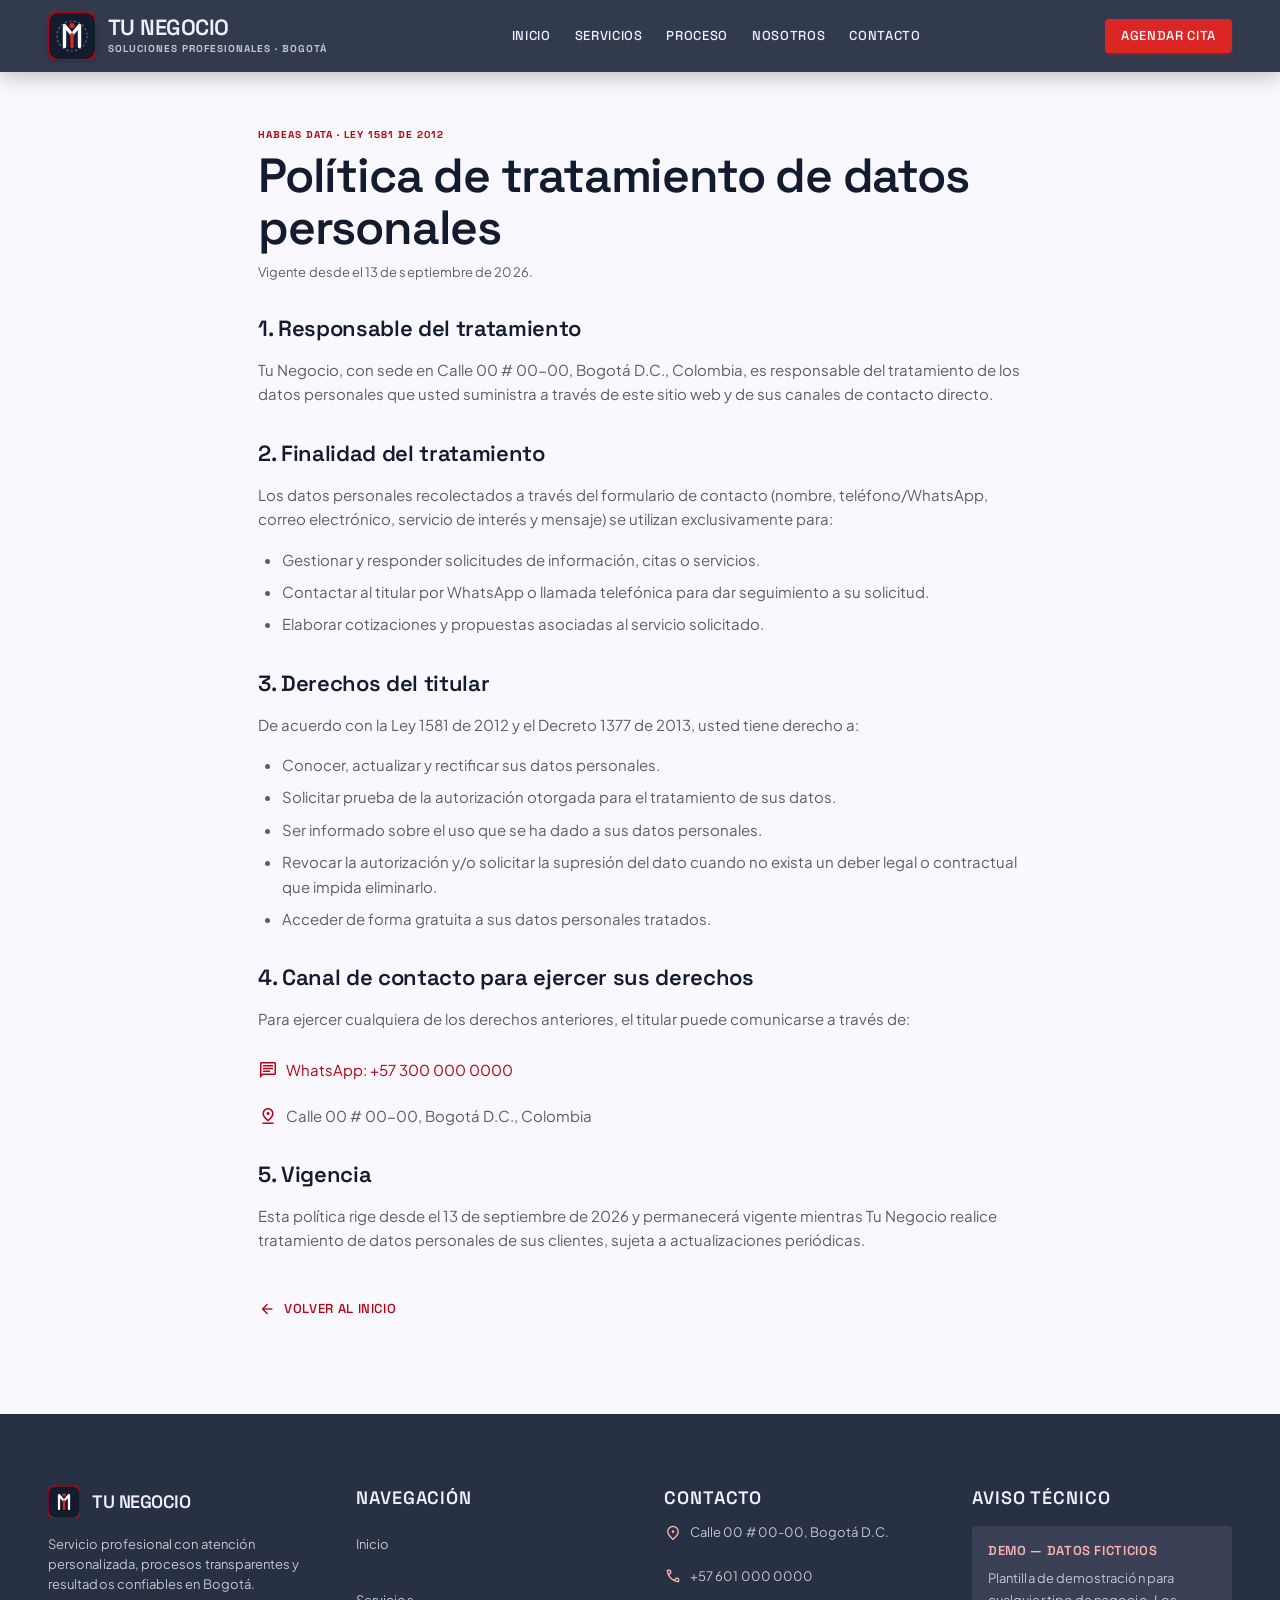
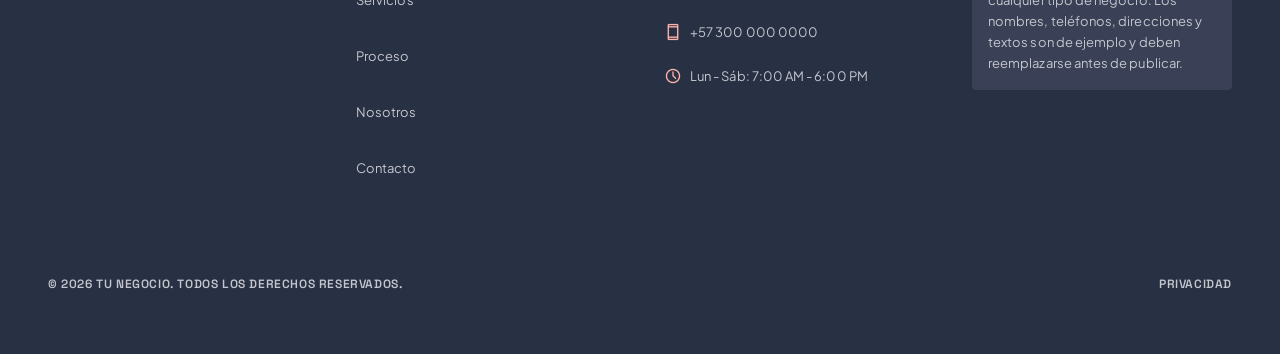
<file: politica-datos.html>
<!DOCTYPE html><html class="scroll-smooth" lang="es"><head><meta charset="utf-8"><meta content="width=device-width, initial-scale=1.0" name="viewport"><link href="https://fonts.googleapis.com" rel="preconnect"><link crossorigin="" href="https://fonts.gstatic.com" rel="preconnect"><link href="https://fonts.googleapis.com/css2?family=Plus+Jakarta+Sans:ital,wght@0,300..800;1,300..800&amp;family=Space+Grotesk:wght@300..700&amp;display=swap" rel="stylesheet"><link href="https://fonts.googleapis.com/css2?family=Material+Symbols+Outlined:opsz,wght,FILL,GRAD@20..48,100..700,0..1,-50..200" rel="stylesheet">
<title>Política de Tratamiento de Datos | Tu Negocio</title>
<meta name="description" content="Política de tratamiento de datos personales de Tu Negocio en Bogotá, conforme a la Ley 1581 de 2012 (Habeas Data).">
<link rel="canonical" href="https://dise-o-empresarial-demo.vercel.app/politica-datos.html">
<!-- TODO: actualizar canonical con el dominio real una vez publicado en Vercel/dominio propio -->
<meta name="robots" content="noindex, follow">
<link rel="icon" type="image/svg+xml" href="assets/favicon.svg">
<style>@layer base { html, body { margin: 0; padding: 0; } body { overscroll-behavior: none; } main > :first-child { margin-top: 0 !important; } main > :last-child { margin-bottom: 0 !important; } } ::-webkit-scrollbar { display: none; } a:focus-visible, button:focus-visible, input:focus-visible, select:focus-visible, textarea:focus-visible, [tabindex]:focus-visible { outline: 2px solid #dc2626; outline-offset: 2px; }</style><link rel="stylesheet" href="assets/styles.css"></head><body class="bg-surface font-body-md text-on-surface antialiased selection:bg-primary selection:text-on-primary"><header class="fixed top-0 w-full z-50 bg-inverse-surface/95 backdrop-blur-md shadow-[0_4px_20px_rgba(0,0,0,0.25)]"><div class="max-w-[1280px] mx-auto px-margin-mobile lg:px-margin-desktop flex items-center justify-between gap-space-md py-space-sm"><div class="flex items-center gap-space-sm"><a href="index.html" class="shrink-0 flex items-center justify-center"><svg class="w-12 h-12 shrink-0 drop-shadow-md transition-transform duration-300 hover:scale-105" viewBox="0 0 64 64" fill="none" xmlns="http://www.w3.org/2000/svg" role="img" aria-label="Tu Negocio Logo Vector"><rect width="64" height="64" rx="14" fill="#131B2E" stroke="#b70011" stroke-width="2.5"></rect><circle cx="32" cy="32" r="20" stroke="#dae2fd" stroke-width="1.5" stroke-dasharray="3 3" opacity="0.4"></circle><path d="M22 46V18L32 30L42 18V46" stroke="#ffffff" stroke-width="4.5" stroke-linecap="round" stroke-linejoin="round"></path><path d="M32 30V46" stroke="#dc2626" stroke-width="4.5" stroke-linecap="round"></path><circle cx="32" cy="18" r="3.5" fill="#dc2626"></circle><circle cx="22" cy="18" r="2" fill="#ffdad6"></circle><circle cx="42" cy="18" r="2" fill="#ffdad6"></circle></svg></a><div class="flex flex-col"><span class="font-headline-sm uppercase tracking-tight text-inverse-on-surface leading-none text-headline-md">TU NEGOCIO</span><span class="font-label-sm text-label-sm uppercase tracking-widest text-secondary-fixed-dim mt-space-2xs">Soluciones profesionales · Bogotá</span></div></div><nav class="hidden lg:flex items-center gap-space-lg"><a class="font-headline-sm text-code-spec tracking-wider uppercase text-inverse-on-surface hover:text-primary-fixed-dim transition-colors" href="index.html#inicio">Inicio</a><a class="font-headline-sm text-code-spec tracking-wider uppercase text-inverse-on-surface hover:text-primary-fixed-dim transition-colors" href="index.html#servicios">Servicios</a><a class="font-headline-sm text-code-spec tracking-wider uppercase text-inverse-on-surface hover:text-primary-fixed-dim transition-colors" href="index.html#proceso">Proceso</a><a class="font-headline-sm text-code-spec tracking-wider uppercase text-inverse-on-surface hover:text-primary-fixed-dim transition-colors" href="index.html#nosotros">Nosotros</a><a class="font-headline-sm text-code-spec tracking-wider uppercase text-inverse-on-surface hover:text-primary-fixed-dim transition-colors" href="index.html#contacto">Contacto</a></nav><div class="flex items-center gap-space-md"><a class="hidden sm:inline-flex items-center gap-space-xs bg-primary-container hover:bg-primary text-on-primary px-space-md py-space-xs rounded-lg font-headline-sm text-code-spec uppercase tracking-wider transition-transform hover:-translate-y-0.5 shadow-md shadow-primary-container/20" href="tel:+573000000000">Agendar cita</a><button aria-label="Abrir menú" aria-expanded="false" aria-controls="mobile-menu" id="menu-toggle" class="lg:hidden w-11 h-11 flex items-center justify-center rounded-lg text-inverse-on-surface hover:bg-surface-dim/10 transition-colors"><span class="material-symbols-outlined text-[26px]" id="menu-icon">menu</span></button></div></div><div id="mobile-menu" class="hidden lg:hidden absolute top-full inset-x-0 bg-inverse-surface shadow-lg"><nav class="flex flex-col px-margin-mobile py-space-md">
<a class="min-h-11 flex items-center font-headline-sm text-code-spec tracking-wider uppercase text-inverse-on-surface hover:text-primary-fixed-dim transition-colors" href="index.html#inicio">Inicio</a>
<a class="min-h-11 flex items-center font-headline-sm text-code-spec tracking-wider uppercase text-inverse-on-surface hover:text-primary-fixed-dim transition-colors" href="index.html#servicios">Servicios</a>
<a class="min-h-11 flex items-center font-headline-sm text-code-spec tracking-wider uppercase text-inverse-on-surface hover:text-primary-fixed-dim transition-colors" href="index.html#proceso">Proceso</a>
<a class="min-h-11 flex items-center font-headline-sm text-code-spec tracking-wider uppercase text-inverse-on-surface hover:text-primary-fixed-dim transition-colors" href="index.html#nosotros">Nosotros</a>
<a class="min-h-11 flex items-center font-headline-sm text-code-spec tracking-wider uppercase text-inverse-on-surface hover:text-primary-fixed-dim transition-colors" href="index.html#contacto">Contacto</a>
<a class="min-h-11 flex items-center justify-center gap-space-xs mt-space-xs bg-primary-container hover:bg-primary text-on-primary px-space-md py-space-sm rounded-lg font-headline-sm text-code-spec uppercase tracking-wider transition-colors" href="tel:+573000000000">Agendar cita</a>
</nav></div></header>
<main class="w-full pt-32 pb-space-4xl bg-surface min-h-screen">
<div class="max-w-[860px] mx-auto px-margin-mobile lg:px-margin-desktop flex flex-col gap-space-xl">
<div class="flex flex-col gap-space-xs">
<span class="font-label-sm text-label-sm uppercase tracking-widest text-primary font-bold">HABEAS DATA · LEY 1581 DE 2012</span>
<h1 class="font-headline-xl text-headline-xl tracking-tight text-on-surface">Política de tratamiento de datos personales</h1>
<p class="font-body-sm text-body-sm text-secondary">Vigente desde el 13 de septiembre de 2026.</p>
</div>

<div class="flex flex-col gap-space-md">
<h2 class="font-headline-md text-headline-md text-on-surface">1. Responsable del tratamiento</h2>
<p class="font-body-md text-body-md text-secondary leading-relaxed">Tu Negocio, con sede en Calle 00 # 00-00, Bogotá D.C., Colombia, es responsable del tratamiento de los datos personales que usted suministra a través de este sitio web y de sus canales de contacto directo.</p>
</div>

<div class="flex flex-col gap-space-md">
<h2 class="font-headline-md text-headline-md text-on-surface">2. Finalidad del tratamiento</h2>
<p class="font-body-md text-body-md text-secondary leading-relaxed">Los datos personales recolectados a través del formulario de contacto (nombre, teléfono/WhatsApp, correo electrónico, servicio de interés y mensaje) se utilizan exclusivamente para:</p>
<ul class="list-disc pl-space-lg flex flex-col gap-space-xs font-body-md text-body-md text-secondary leading-relaxed">
<li>Gestionar y responder solicitudes de información, citas o servicios.</li>
<li>Contactar al titular por WhatsApp o llamada telefónica para dar seguimiento a su solicitud.</li>
<li>Elaborar cotizaciones y propuestas asociadas al servicio solicitado.</li>
</ul>
</div>

<div class="flex flex-col gap-space-md">
<h2 class="font-headline-md text-headline-md text-on-surface">3. Derechos del titular</h2>
<p class="font-body-md text-body-md text-secondary leading-relaxed">De acuerdo con la Ley 1581 de 2012 y el Decreto 1377 de 2013, usted tiene derecho a:</p>
<ul class="list-disc pl-space-lg flex flex-col gap-space-xs font-body-md text-body-md text-secondary leading-relaxed">
<li>Conocer, actualizar y rectificar sus datos personales.</li>
<li>Solicitar prueba de la autorización otorgada para el tratamiento de sus datos.</li>
<li>Ser informado sobre el uso que se ha dado a sus datos personales.</li>
<li>Revocar la autorización y/o solicitar la supresión del dato cuando no exista un deber legal o contractual que impida eliminarlo.</li>
<li>Acceder de forma gratuita a sus datos personales tratados.</li>
</ul>
</div>

<div class="flex flex-col gap-space-md">
<h2 class="font-headline-md text-headline-md text-on-surface">4. Canal de contacto para ejercer sus derechos</h2>
<p class="font-body-md text-body-md text-secondary leading-relaxed">Para ejercer cualquiera de los derechos anteriores, el titular puede comunicarse a través de:</p>
<div class="flex flex-col gap-space-sm">
<a class="min-h-11 flex items-center gap-space-xs text-primary font-body-md text-body-md hover:underline" href="https://wa.me/573000000000?text=Hola%20Tu%20Negocio%2C%20quiero%20ejercer%20mis%20derechos%20de%20habeas%20data" target="_blank" rel="noopener noreferrer"><span class="material-symbols-outlined text-[20px]">chat</span>WhatsApp: +57 300 000 0000</a>
<div class="flex items-center gap-space-xs text-secondary font-body-md text-body-md"><span class="material-symbols-outlined text-[20px] text-primary">pin_drop</span>Calle 00 # 00-00, Bogotá D.C., Colombia</div>
</div>
</div>

<div class="flex flex-col gap-space-md">
<h2 class="font-headline-md text-headline-md text-on-surface">5. Vigencia</h2>
<p class="font-body-md text-body-md text-secondary leading-relaxed">Esta política rige desde el 13 de septiembre de 2026 y permanecerá vigente mientras Tu Negocio realice tratamiento de datos personales de sus clientes, sujeta a actualizaciones periódicas.</p>
</div>

<a class="mt-space-md inline-flex items-center gap-space-xs text-primary font-headline-sm text-code-spec uppercase tracking-wider hover:translate-x-1 transition-transform w-fit" href="index.html">
<span class="material-symbols-outlined text-[18px]">arrow_back</span>
              Volver al inicio
            </a>
</div>
</main>
<footer class="w-full bg-inverse-surface text-inverse-on-surface pt-space-3xl pb-space-2xl"><div class="max-w-[1280px] mx-auto px-margin-mobile lg:px-margin-desktop"><div class="grid grid-cols-1 md:grid-cols-2 lg:grid-cols-4 gap-space-2xl pb-space-2xl"><div class="flex flex-col gap-space-md"><div class="flex items-center gap-space-sm"><svg class="w-8 h-8 shrink-0" viewBox="0 0 64 64" fill="none" xmlns="http://www.w3.org/2000/svg" role="img" aria-label="Tu Negocio Logo Vector"><rect width="64" height="64" rx="14" fill="#131B2E" stroke="#b70011" stroke-width="2.5"></rect><path d="M22 46V18L32 30L42 18V46" stroke="#ffffff" stroke-width="4.5" stroke-linecap="round" stroke-linejoin="round"></path><path d="M32 30V46" stroke="#dc2626" stroke-width="4.5" stroke-linecap="round"></path><circle cx="32" cy="18" r="3.5" fill="#dc2626"></circle><circle cx="22" cy="18" r="2" fill="#ffdad6"></circle><circle cx="42" cy="18" r="2" fill="#ffdad6"></circle></svg><span class="font-headline-sm text-headline-sm uppercase text-inverse-on-surface tracking-tight">TU NEGOCIO</span></div><p class="font-body-sm text-body-sm text-secondary-fixed-dim">Servicio profesional con atención personalizada, procesos transparentes y resultados confiables en Bogotá.</p></div><div class="flex flex-col gap-space-sm"><span class="font-headline-sm text-headline-sm text-inverse-on-surface uppercase tracking-wider">Navegación</span><a class="min-h-11 flex items-center font-body-sm text-body-sm text-secondary-fixed-dim hover:text-inverse-on-surface transition-colors" href="index.html#inicio">Inicio</a><a class="min-h-11 flex items-center font-body-sm text-body-sm text-secondary-fixed-dim hover:text-inverse-on-surface transition-colors" href="index.html#servicios">Servicios</a><a class="min-h-11 flex items-center font-body-sm text-body-sm text-secondary-fixed-dim hover:text-inverse-on-surface transition-colors" href="index.html#proceso">Proceso</a><a class="min-h-11 flex items-center font-body-sm text-body-sm text-secondary-fixed-dim hover:text-inverse-on-surface transition-colors" href="index.html#nosotros">Nosotros</a><a class="min-h-11 flex items-center font-body-sm text-body-sm text-secondary-fixed-dim hover:text-inverse-on-surface transition-colors" href="index.html#contacto">Contacto</a></div><div class="flex flex-col gap-space-sm"><span class="font-headline-sm text-headline-sm text-inverse-on-surface uppercase tracking-wider">Contacto</span><div class="flex items-start gap-space-xs text-secondary-fixed-dim font-body-sm text-body-sm"><span class="material-symbols-outlined text-[18px] text-primary-fixed-dim shrink-0 mt-0.5">location_on</span><span class="">Calle 00 # 00-00, Bogotá D.C.</span></div><a class="min-h-11 flex items-center gap-space-xs text-secondary-fixed-dim hover:text-inverse-on-surface font-body-sm text-body-sm transition-colors" href="tel:+576010000000"><span class="material-symbols-outlined text-[18px] text-primary-fixed-dim shrink-0">call</span><span class="">+57 601 000 0000</span></a><a class="min-h-11 flex items-center gap-space-xs text-secondary-fixed-dim hover:text-inverse-on-surface font-body-sm text-body-sm transition-colors" href="tel:+573000000000"><span class="material-symbols-outlined text-[18px] text-primary-fixed-dim shrink-0">smartphone</span><span class="">+57 300 000 0000</span></a><div class="flex items-center gap-space-xs text-secondary-fixed-dim font-body-sm text-body-sm"><span class="material-symbols-outlined text-[18px] text-primary-fixed-dim shrink-0">schedule</span><span class="">Lun - Sáb: 7:00 AM - 6:00 PM</span></div></div><div class="flex flex-col gap-space-md"><span class="font-headline-sm text-headline-sm text-inverse-on-surface uppercase tracking-wider">Aviso Técnico</span><div class="bg-surface-dim/10 p-space-md rounded-lg flex flex-col gap-space-xs"><span class="font-code-spec text-code-spec text-primary-fixed-dim font-semibold uppercase tracking-wider">DEMO — Datos ficticios</span><p class="font-body-sm text-body-sm text-secondary-fixed-dim leading-relaxed">Plantilla de demostración para cualquier tipo de negocio. Los nombres, teléfonos, direcciones y textos son de ejemplo y deben reemplazarse antes de publicar.</p></div></div></div><div class="pt-space-lg flex flex-col md:flex-row items-center justify-between gap-space-md"><span class="font-label-md text-label-md text-secondary-fixed-dim uppercase tracking-wider">© 2026 TU NEGOCIO. TODOS LOS DERECHOS RESERVADOS.</span><div class="flex items-center gap-space-lg"><a class="min-h-11 flex items-center font-label-md text-label-md text-secondary-fixed-dim hover:text-inverse-on-surface uppercase tracking-wider transition-colors" href="politica-datos.html">Privacidad</a></div></div></div></footer>
<script>
(function () {
  var btn = document.getElementById('menu-toggle');
  var menu = document.getElementById('mobile-menu');
  var icon = document.getElementById('menu-icon');

  function closeMenu() {
    menu.classList.add('hidden');
    btn.setAttribute('aria-expanded', 'false');
    icon.textContent = 'menu';
    document.body.style.overflow = '';
  }
  function openMenu() {
    menu.classList.remove('hidden');
    btn.setAttribute('aria-expanded', 'true');
    icon.textContent = 'close';
    document.body.style.overflow = 'hidden';
  }
  btn.addEventListener('click', function () {
    var isOpen = btn.getAttribute('aria-expanded') === 'true';
    if (isOpen) { closeMenu(); } else { openMenu(); }
  });
  menu.querySelectorAll('a').forEach(function (a) {
    a.addEventListener('click', closeMenu);
  });
  document.addEventListener('keydown', function (e) {
    if (e.key === 'Escape') closeMenu();
  });
})();
</script>
</body></html>
</file>
<file: assets/styles.css>
*, ::before, ::after{--tw-border-spacing-x:0;--tw-border-spacing-y:0;--tw-translate-x:0;--tw-translate-y:0;--tw-rotate:0;--tw-skew-x:0;--tw-skew-y:0;--tw-scale-x:1;--tw-scale-y:1;--tw-pan-x: ;--tw-pan-y: ;--tw-pinch-zoom: ;--tw-scroll-snap-strictness:proximity;--tw-gradient-from-position: ;--tw-gradient-via-position: ;--tw-gradient-to-position: ;--tw-ordinal: ;--tw-slashed-zero: ;--tw-numeric-figure: ;--tw-numeric-spacing: ;--tw-numeric-fraction: ;--tw-ring-inset: ;--tw-ring-offset-width:0px;--tw-ring-offset-color:#fff;--tw-ring-color:rgb(59 130 246 / 0.5);--tw-ring-offset-shadow:0 0 #0000;--tw-ring-shadow:0 0 #0000;--tw-shadow:0 0 #0000;--tw-shadow-colored:0 0 #0000;--tw-blur: ;--tw-brightness: ;--tw-contrast: ;--tw-grayscale: ;--tw-hue-rotate: ;--tw-invert: ;--tw-saturate: ;--tw-sepia: ;--tw-drop-shadow: ;--tw-backdrop-blur: ;--tw-backdrop-brightness: ;--tw-backdrop-contrast: ;--tw-backdrop-grayscale: ;--tw-backdrop-hue-rotate: ;--tw-backdrop-invert: ;--tw-backdrop-opacity: ;--tw-backdrop-saturate: ;--tw-backdrop-sepia: ;--tw-contain-size: ;--tw-contain-layout: ;--tw-contain-paint: ;--tw-contain-style: }::backdrop{--tw-border-spacing-x:0;--tw-border-spacing-y:0;--tw-translate-x:0;--tw-translate-y:0;--tw-rotate:0;--tw-skew-x:0;--tw-skew-y:0;--tw-scale-x:1;--tw-scale-y:1;--tw-pan-x: ;--tw-pan-y: ;--tw-pinch-zoom: ;--tw-scroll-snap-strictness:proximity;--tw-gradient-from-position: ;--tw-gradient-via-position: ;--tw-gradient-to-position: ;--tw-ordinal: ;--tw-slashed-zero: ;--tw-numeric-figure: ;--tw-numeric-spacing: ;--tw-numeric-fraction: ;--tw-ring-inset: ;--tw-ring-offset-width:0px;--tw-ring-offset-color:#fff;--tw-ring-color:rgb(59 130 246 / 0.5);--tw-ring-offset-shadow:0 0 #0000;--tw-ring-shadow:0 0 #0000;--tw-shadow:0 0 #0000;--tw-shadow-colored:0 0 #0000;--tw-blur: ;--tw-brightness: ;--tw-contrast: ;--tw-grayscale: ;--tw-hue-rotate: ;--tw-invert: ;--tw-saturate: ;--tw-sepia: ;--tw-drop-shadow: ;--tw-backdrop-blur: ;--tw-backdrop-brightness: ;--tw-backdrop-contrast: ;--tw-backdrop-grayscale: ;--tw-backdrop-hue-rotate: ;--tw-backdrop-invert: ;--tw-backdrop-opacity: ;--tw-backdrop-saturate: ;--tw-backdrop-sepia: ;--tw-contain-size: ;--tw-contain-layout: ;--tw-contain-paint: ;--tw-contain-style: }/* ! tailwindcss v3.4.17 | MIT License | https://tailwindcss.com */*,::after,::before{box-sizing:border-box;border-width:0;border-style:solid;border-color:#e5e7eb}::after,::before{--tw-content:''}:host,html{line-height:1.5;-webkit-text-size-adjust:100%;-moz-tab-size:4;tab-size:4;font-family:ui-sans-serif, system-ui, sans-serif, "Apple Color Emoji", "Segoe UI Emoji", "Segoe UI Symbol", "Noto Color Emoji";font-feature-settings:normal;font-variation-settings:normal;-webkit-tap-highlight-color:transparent}body{margin:0;line-height:inherit}hr{height:0;color:inherit;border-top-width:1px}abbr:where([title]){-webkit-text-decoration:underline dotted;text-decoration:underline dotted}h1,h2,h3,h4,h5,h6{font-size:inherit;font-weight:inherit}a{color:inherit;text-decoration:inherit}b,strong{font-weight:bolder}code,kbd,pre,samp{font-family:ui-monospace, SFMono-Regular, Menlo, Monaco, Consolas, "Liberation Mono", "Courier New", monospace;font-feature-settings:normal;font-variation-settings:normal;font-size:1em}small{font-size:80%}sub,sup{font-size:75%;line-height:0;position:relative;vertical-align:baseline}sub{bottom:-.25em}sup{top:-.5em}table{text-indent:0;border-color:inherit;border-collapse:collapse}button,input,optgroup,select,textarea{font-family:inherit;font-feature-settings:inherit;font-variation-settings:inherit;font-size:100%;font-weight:inherit;line-height:inherit;letter-spacing:inherit;color:inherit;margin:0;padding:0}button,select{text-transform:none}button,input:where([type=button]),input:where([type=reset]),input:where([type=submit]){-webkit-appearance:button;background-color:transparent;background-image:none}:-moz-focusring{outline:auto}:-moz-ui-invalid{box-shadow:none}progress{vertical-align:baseline}::-webkit-inner-spin-button,::-webkit-outer-spin-button{height:auto}[type=search]{-webkit-appearance:textfield;outline-offset:-2px}::-webkit-search-decoration{-webkit-appearance:none}::-webkit-file-upload-button{-webkit-appearance:button;font:inherit}summary{display:list-item}blockquote,dd,dl,figure,h1,h2,h3,h4,h5,h6,hr,p,pre{margin:0}fieldset{margin:0;padding:0}legend{padding:0}menu,ol,ul{list-style:none;margin:0;padding:0}dialog{padding:0}textarea{resize:vertical}input::placeholder,textarea::placeholder{opacity:1;color:#9ca3af}[role=button],button{cursor:pointer}:disabled{cursor:default}audio,canvas,embed,iframe,img,object,svg,video{display:block;vertical-align:middle}img,video{max-width:100%;height:auto}[hidden]:where(:not([hidden=until-found])){display:none}.pointer-events-none{pointer-events:none}.fixed{position:fixed}.absolute{position:absolute}.relative{position:relative}.inset-0{inset:0px}.inset-x-0{left:0px;right:0px}.inset-x-4{left:1rem;right:1rem}.-bottom-1{bottom:-0.25rem}.bottom-4{bottom:1rem}.left-0{left:0px}.left-4{left:1rem}.right-4{right:1rem}.top-0{top:0px}.top-full{top:100%}.bottom-6{bottom:1.5rem}.right-6{right:1.5rem}.z-0{z-index:0}.z-10{z-index:10}.z-20{z-index:20}.z-50{z-index:50}.col-span-1{grid-column:span 1 / span 1}.col-span-8{grid-column:span 8 / span 8}.mx-auto{margin-left:auto;margin-right:auto}.mx-space-2xs{margin-left:0.25rem;margin-right:0.25rem}.my-space-xs{margin-top:0.5rem;margin-bottom:0.5rem}.-mt-20{margin-top:-5rem}.mb-space-2xl{margin-bottom:3rem}.mb-space-2xs{margin-bottom:0.25rem}.mb-space-md{margin-bottom:1rem}.mb-space-xl{margin-bottom:2rem}.ml-1{margin-left:0.25rem}.mr-space-2xs{margin-right:0.25rem}.mt-0\.5{margin-top:0.125rem}.mt-space-2xs{margin-top:0.25rem}.mt-space-lg{margin-top:1.5rem}.mt-space-md{margin-top:1rem}.mt-space-xl{margin-top:2rem}.mt-space-xs{margin-top:0.5rem}.inline-block{display:inline-block}.flex{display:flex}.inline-flex{display:inline-flex}.grid{display:grid}.hidden{display:none}.h-0\.5{height:0.125rem}.h-1{height:0.25rem}.h-10{height:2.5rem}.h-11{height:2.75rem}.h-12{height:3rem}.h-2{height:0.5rem}.h-2\.5{height:0.625rem}.h-3{height:0.75rem}.h-4{height:1rem}.h-48{height:12rem}.h-5{height:1.25rem}.h-72{height:18rem}.h-8{height:2rem}.h-80{height:20rem}.h-auto{height:auto}.h-full{height:100%}.min-h-11{min-height:2.75rem}.min-h-screen{min-height:100vh}.w-10{width:2.5rem}.w-11{width:2.75rem}.w-12{width:3rem}.w-2{width:0.5rem}.w-2\.5{width:0.625rem}.w-3{width:0.75rem}.w-4{width:1rem}.w-5{width:1.25rem}.w-8{width:2rem}.w-full{width:100%}.w-fit{width:-moz-fit-content;width:fit-content}.max-w-2xl{max-width:42rem}.max-w-3xl{max-width:48rem}.max-w-\[1280px\]{max-width:1280px}.max-w-\[860px\]{max-width:860px}.flex-1{flex:1 1 0%}.shrink-0{flex-shrink:0}@keyframes ping{75%, 100%{transform:scale(2);opacity:0}}.animate-ping{animation:ping 1s cubic-bezier(0, 0, 0.2, 1) infinite}@keyframes pulse{50%{opacity:.5}}.animate-pulse{animation:pulse 2s cubic-bezier(0.4, 0, 0.6, 1) infinite}.resize-none{resize:none}.list-disc{list-style-type:disc}.grid-cols-1{grid-template-columns:repeat(1, minmax(0, 1fr))}.grid-cols-2{grid-template-columns:repeat(2, minmax(0, 1fr))}.grid-cols-4{grid-template-columns:repeat(4, minmax(0, 1fr))}.flex-col{flex-direction:column}.flex-wrap{flex-wrap:wrap}.items-start{align-items:flex-start}.items-end{align-items:flex-end}.items-center{align-items:center}.items-baseline{align-items:baseline}.justify-center{justify-content:center}.justify-between{justify-content:space-between}.gap-gutter{gap:1.5rem}.gap-space-2xl{gap:3rem}.gap-space-2xs{gap:0.25rem}.gap-space-lg{gap:1.5rem}.gap-space-md{gap:1rem}.gap-space-sm{gap:0.75rem}.gap-space-xl{gap:2rem}.gap-space-xs{gap:0.5rem}.space-y-0\.5 > :not([hidden]) ~ :not([hidden]){--tw-space-y-reverse:0;margin-top:calc(0.125rem * calc(1 - var(--tw-space-y-reverse)));margin-bottom:calc(0.125rem * var(--tw-space-y-reverse))}.space-y-space-xs > :not([hidden]) ~ :not([hidden]){--tw-space-y-reverse:0;margin-top:calc(0.5rem * calc(1 - var(--tw-space-y-reverse)));margin-bottom:calc(0.5rem * var(--tw-space-y-reverse))}.overflow-hidden{overflow:hidden}.rounded{border-radius:0.125rem}.rounded-full{border-radius:0.75rem}.rounded-lg{border-radius:0.25rem}.rounded-xl{border-radius:0.5rem}.border-0{border-width:0px}.bg-emerald-50{--tw-bg-opacity:1;background-color:rgb(236 253 245 / var(--tw-bg-opacity, 1))}.bg-emerald-500{--tw-bg-opacity:1;background-color:rgb(16 185 129 / var(--tw-bg-opacity, 1))}.bg-inverse-surface{--tw-bg-opacity:1;background-color:rgb(40 48 68 / var(--tw-bg-opacity, 1))}.bg-inverse-surface\/90{background-color:rgb(40 48 68 / 0.9)}.bg-inverse-surface\/95{background-color:rgb(40 48 68 / 0.95)}.bg-primary{--tw-bg-opacity:1;background-color:rgb(183 0 17 / var(--tw-bg-opacity, 1))}.bg-primary-container{--tw-bg-opacity:1;background-color:rgb(220 38 38 / var(--tw-bg-opacity, 1))}.bg-primary-container\/80{background-color:rgb(220 38 38 / 0.8)}.bg-surface{--tw-bg-opacity:1;background-color:rgb(250 248 255 / var(--tw-bg-opacity, 1))}.bg-surface-container{--tw-bg-opacity:1;background-color:rgb(234 237 255 / var(--tw-bg-opacity, 1))}.bg-surface-container-high{--tw-bg-opacity:1;background-color:rgb(226 231 255 / var(--tw-bg-opacity, 1))}.bg-surface-container-high\/50{background-color:rgb(226 231 255 / 0.5)}.bg-surface-container-low{--tw-bg-opacity:1;background-color:rgb(242 243 255 / var(--tw-bg-opacity, 1))}.bg-surface-container-lowest{--tw-bg-opacity:1;background-color:rgb(255 255 255 / var(--tw-bg-opacity, 1))}.bg-surface-container-lowest\/10{background-color:rgb(255 255 255 / 0.1)}.bg-surface-container-lowest\/15{background-color:rgb(255 255 255 / 0.15)}.bg-surface-container-lowest\/5{background-color:rgb(255 255 255 / 0.05)}.bg-surface-dim\/10{background-color:rgb(210 217 244 / 0.1)}.bg-white\/5{background-color:rgb(255 255 255 / 0.05)}.bg-gradient-to-r{background-image:linear-gradient(to right, var(--tw-gradient-stops))}.bg-gradient-to-t{background-image:linear-gradient(to top, var(--tw-gradient-stops))}.from-black\/80{--tw-gradient-from:rgb(0 0 0 / 0.8) var(--tw-gradient-from-position);--tw-gradient-to:rgb(0 0 0 / 0) var(--tw-gradient-to-position);--tw-gradient-stops:var(--tw-gradient-from), var(--tw-gradient-to)}.from-inverse-surface{--tw-gradient-from:#283044 var(--tw-gradient-from-position);--tw-gradient-to:rgb(40 48 68 / 0) var(--tw-gradient-to-position);--tw-gradient-stops:var(--tw-gradient-from), var(--tw-gradient-to)}.via-inverse-surface\/90{--tw-gradient-to:rgb(40 48 68 / 0)  var(--tw-gradient-to-position);--tw-gradient-stops:var(--tw-gradient-from), rgb(40 48 68 / 0.9) var(--tw-gradient-via-position), var(--tw-gradient-to)}.via-inverse-surface\/95{--tw-gradient-to:rgb(40 48 68 / 0)  var(--tw-gradient-to-position);--tw-gradient-stops:var(--tw-gradient-from), rgb(40 48 68 / 0.95) var(--tw-gradient-via-position), var(--tw-gradient-to)}.via-transparent{--tw-gradient-to:rgb(0 0 0 / 0)  var(--tw-gradient-to-position);--tw-gradient-stops:var(--tw-gradient-from), transparent var(--tw-gradient-via-position), var(--tw-gradient-to)}.to-inverse-surface\/40{--tw-gradient-to:rgb(40 48 68 / 0.4) var(--tw-gradient-to-position)}.to-inverse-surface\/60{--tw-gradient-to:rgb(40 48 68 / 0.6) var(--tw-gradient-to-position)}.to-inverse-surface\/70{--tw-gradient-to:rgb(40 48 68 / 0.7) var(--tw-gradient-to-position)}.to-transparent{--tw-gradient-to:transparent var(--tw-gradient-to-position)}.bg-cover{background-size:cover}.bg-center{background-position:center}.object-cover{object-fit:cover}.p-space-lg{padding:1.5rem}.p-space-md{padding:1rem}.p-space-xl{padding:2rem}.px-margin-mobile{padding-left:1.25rem;padding-right:1.25rem}.px-space-lg{padding-left:1.5rem;padding-right:1.5rem}.px-space-md{padding-left:1rem;padding-right:1rem}.px-space-xl{padding-left:2rem;padding-right:2rem}.px-space-xs{padding-left:0.5rem;padding-right:0.5rem}.py-space-2xs{padding-top:0.25rem;padding-bottom:0.25rem}.py-space-3xl{padding-top:4.5rem;padding-bottom:4.5rem}.py-space-md{padding-top:1rem;padding-bottom:1rem}.py-space-sm{padding-top:0.75rem;padding-bottom:0.75rem}.py-space-xl{padding-top:2rem;padding-bottom:2rem}.py-space-xs{padding-top:0.5rem;padding-bottom:0.5rem}.pb-24{padding-bottom:6rem}.pb-space-2xl{padding-bottom:3rem}.pt-20{padding-top:5rem}.pt-32{padding-top:8rem}.pt-space-3xl{padding-top:4.5rem}.pt-space-lg{padding-top:1.5rem}.pt-space-md{padding-top:1rem}.pt-space-xs{padding-top:0.5rem}.pb-space-4xl{padding-bottom:6rem}.pl-space-lg{padding-left:1.5rem}.text-center{text-align:center}.font-body-md{font-family:Plus Jakarta Sans}.font-body-sm{font-family:Plus Jakarta Sans}.font-body-xl{font-family:Plus Jakarta Sans}.font-code-spec{font-family:Space Grotesk}.font-display-mobile{font-family:Space Grotesk}.font-headline-lg{font-family:Space Grotesk}.font-headline-md{font-family:Space Grotesk}.font-headline-sm{font-family:Space Grotesk}.font-headline-xl{font-family:Space Grotesk}.font-label-md{font-family:Space Grotesk}.font-label-sm{font-family:Space Grotesk}.font-mono{font-family:ui-monospace, SFMono-Regular, Menlo, Monaco, Consolas, "Liberation Mono", "Courier New", monospace}.text-\[16px\]{font-size:16px}.text-\[18px\]{font-size:18px}.text-\[20px\]{font-size:20px}.text-\[24px\]{font-size:24px}.text-\[26px\]{font-size:26px}.text-\[28px\]{font-size:28px}.text-\[36px\]{font-size:36px}.text-body-md{font-size:15px;line-height:24px;letter-spacing:0em;font-weight:400}.text-body-sm{font-size:13px;line-height:20px;letter-spacing:0.005em;font-weight:400}.text-body-xl{font-size:18px;line-height:28px;letter-spacing:-0.005em;font-weight:400}.text-code-spec{font-size:13px;line-height:18px;letter-spacing:0.04em;font-weight:500}.text-display-mobile{font-size:38px;line-height:42px;letter-spacing:-0.02em;font-weight:700}.text-headline-lg{font-size:32px;line-height:38px;letter-spacing:-0.02em;font-weight:600}.text-headline-md{font-size:22px;line-height:28px;letter-spacing:-0.015em;font-weight:600}.text-headline-sm{font-size:18px;line-height:24px;letter-spacing:-0.01em;font-weight:600}.text-headline-xl{font-size:48px;line-height:52px;letter-spacing:-0.025em;font-weight:600}.text-label-md{font-size:12px;line-height:16px;letter-spacing:0.08em;font-weight:600}.text-label-sm{font-size:10px;line-height:14px;letter-spacing:0.12em;font-weight:700}.font-bold{font-weight:700}.font-semibold{font-weight:600}.uppercase{text-transform:uppercase}.italic{font-style:italic}.leading-\[1\.05\]{line-height:1.05}.leading-none{line-height:1}.leading-relaxed{line-height:1.625}.leading-tight{line-height:1.25}.tracking-tight{letter-spacing:-0.025em}.tracking-wider{letter-spacing:0.05em}.tracking-widest{letter-spacing:0.1em}.text-amber-500{--tw-text-opacity:1;color:rgb(245 158 11 / var(--tw-text-opacity, 1))}.text-emerald-600{--tw-text-opacity:1;color:rgb(5 150 105 / var(--tw-text-opacity, 1))}.text-emerald-900{--tw-text-opacity:1;color:rgb(6 78 59 / var(--tw-text-opacity, 1))}.text-inverse-on-surface{--tw-text-opacity:1;color:rgb(238 240 255 / var(--tw-text-opacity, 1))}.text-on-primary{--tw-text-opacity:1;color:rgb(255 255 255 / var(--tw-text-opacity, 1))}.text-on-surface{--tw-text-opacity:1;color:rgb(19 27 46 / var(--tw-text-opacity, 1))}.text-on-surface-variant{--tw-text-opacity:1;color:rgb(92 64 60 / var(--tw-text-opacity, 1))}.text-primary{--tw-text-opacity:1;color:rgb(183 0 17 / var(--tw-text-opacity, 1))}.text-primary-container{--tw-text-opacity:1;color:rgb(220 38 38 / var(--tw-text-opacity, 1))}.text-primary-fixed-dim{--tw-text-opacity:1;color:rgb(255 180 171 / var(--tw-text-opacity, 1))}.text-primary\/20{color:rgb(183 0 17 / 0.2)}.text-secondary{--tw-text-opacity:1;color:rgb(92 94 100 / var(--tw-text-opacity, 1))}.text-secondary-fixed-dim{--tw-text-opacity:1;color:rgb(196 198 205 / var(--tw-text-opacity, 1))}.text-surface-container-high{--tw-text-opacity:1;color:rgb(226 231 255 / var(--tw-text-opacity, 1))}.text-surface-container-high\/90{color:rgb(226 231 255 / 0.9)}.text-surface-container-lowest\/30{color:rgb(255 255 255 / 0.3)}.text-white{--tw-text-opacity:1;color:rgb(255 255 255 / var(--tw-text-opacity, 1))}.underline{-webkit-text-decoration-line:underline;text-decoration-line:underline}.opacity-10{opacity:0.1}.opacity-25{opacity:0.25}.opacity-75{opacity:0.75}.shadow-2xl{--tw-shadow:0 25px 50px -12px rgb(0 0 0 / 0.25);--tw-shadow-colored:0 25px 50px -12px var(--tw-shadow-color);box-shadow:var(--tw-ring-offset-shadow, 0 0 #0000), var(--tw-ring-shadow, 0 0 #0000), var(--tw-shadow)}.shadow-\[0_4px_20px_rgba\(0\2c 0\2c 0\2c 0\.25\)\]{--tw-shadow:0 4px 20px rgba(0,0,0,0.25);--tw-shadow-colored:0 4px 20px var(--tw-shadow-color);box-shadow:var(--tw-ring-offset-shadow, 0 0 #0000), var(--tw-ring-shadow, 0 0 #0000), var(--tw-shadow)}.shadow-lg{--tw-shadow:0 10px 15px -3px rgb(0 0 0 / 0.1), 0 4px 6px -4px rgb(0 0 0 / 0.1);--tw-shadow-colored:0 10px 15px -3px var(--tw-shadow-color), 0 4px 6px -4px var(--tw-shadow-color);box-shadow:var(--tw-ring-offset-shadow, 0 0 #0000), var(--tw-ring-shadow, 0 0 #0000), var(--tw-shadow)}.shadow-md{--tw-shadow:0 4px 6px -1px rgb(0 0 0 / 0.1), 0 2px 4px -2px rgb(0 0 0 / 0.1);--tw-shadow-colored:0 4px 6px -1px var(--tw-shadow-color), 0 2px 4px -2px var(--tw-shadow-color);box-shadow:var(--tw-ring-offset-shadow, 0 0 #0000), var(--tw-ring-shadow, 0 0 #0000), var(--tw-shadow)}.shadow-sm{--tw-shadow:0 1px 2px 0 rgb(0 0 0 / 0.05);--tw-shadow-colored:0 1px 2px 0 var(--tw-shadow-color);box-shadow:var(--tw-ring-offset-shadow, 0 0 #0000), var(--tw-ring-shadow, 0 0 #0000), var(--tw-shadow)}.shadow-xl{--tw-shadow:0 20px 25px -5px rgb(0 0 0 / 0.1), 0 8px 10px -6px rgb(0 0 0 / 0.1);--tw-shadow-colored:0 20px 25px -5px var(--tw-shadow-color), 0 8px 10px -6px var(--tw-shadow-color);box-shadow:var(--tw-ring-offset-shadow, 0 0 #0000), var(--tw-ring-shadow, 0 0 #0000), var(--tw-shadow)}.shadow-\[0_8px_24px_rgba\(0\2c 0\2c 0\2c 0\.3\)\]{--tw-shadow:0 8px 24px rgba(0,0,0,0.3);--tw-shadow-colored:0 8px 24px var(--tw-shadow-color);box-shadow:var(--tw-ring-offset-shadow, 0 0 #0000), var(--tw-ring-shadow, 0 0 #0000), var(--tw-shadow)}.shadow-primary-container\/20{--tw-shadow-color:rgb(220 38 38 / 0.2);--tw-shadow:var(--tw-shadow-colored)}.shadow-primary-container\/30{--tw-shadow-color:rgb(220 38 38 / 0.3);--tw-shadow:var(--tw-shadow-colored)}.drop-shadow-md{--tw-drop-shadow:drop-shadow(0 4px 3px rgb(0 0 0 / 0.07)) drop-shadow(0 2px 2px rgb(0 0 0 / 0.06));filter:var(--tw-blur) var(--tw-brightness) var(--tw-contrast) var(--tw-grayscale) var(--tw-hue-rotate) var(--tw-invert) var(--tw-saturate) var(--tw-sepia) var(--tw-drop-shadow)}.backdrop-blur-md{--tw-backdrop-blur:blur(12px);-webkit-backdrop-filter:var(--tw-backdrop-blur) var(--tw-backdrop-brightness) var(--tw-backdrop-contrast) var(--tw-backdrop-grayscale) var(--tw-backdrop-hue-rotate) var(--tw-backdrop-invert) var(--tw-backdrop-opacity) var(--tw-backdrop-saturate) var(--tw-backdrop-sepia);backdrop-filter:var(--tw-backdrop-blur) var(--tw-backdrop-brightness) var(--tw-backdrop-contrast) var(--tw-backdrop-grayscale) var(--tw-backdrop-hue-rotate) var(--tw-backdrop-invert) var(--tw-backdrop-opacity) var(--tw-backdrop-saturate) var(--tw-backdrop-sepia)}.transition-all{transition-property:all;transition-timing-function:cubic-bezier(0.4, 0, 0.2, 1);transition-duration:150ms}.transition-colors{transition-property:color, background-color, border-color, fill, stroke, -webkit-text-decoration-color;transition-property:color, background-color, border-color, text-decoration-color, fill, stroke;transition-property:color, background-color, border-color, text-decoration-color, fill, stroke, -webkit-text-decoration-color;transition-timing-function:cubic-bezier(0.4, 0, 0.2, 1);transition-duration:150ms}.transition-shadow{transition-property:box-shadow;transition-timing-function:cubic-bezier(0.4, 0, 0.2, 1);transition-duration:150ms}.transition-transform{transition-property:transform;transition-timing-function:cubic-bezier(0.4, 0, 0.2, 1);transition-duration:150ms}.duration-300{transition-duration:300ms}.duration-700{transition-duration:700ms}.placeholder\:text-secondary::placeholder{--tw-text-opacity:1;color:rgb(92 94 100 / var(--tw-text-opacity, 1))}.hover\:-translate-y-0\.5:hover{--tw-translate-y:-0.125rem;transform:translate(var(--tw-translate-x), var(--tw-translate-y)) rotate(var(--tw-rotate)) skewX(var(--tw-skew-x)) skewY(var(--tw-skew-y)) scaleX(var(--tw-scale-x)) scaleY(var(--tw-scale-y))}.hover\:translate-x-1:hover{--tw-translate-x:0.25rem;transform:translate(var(--tw-translate-x), var(--tw-translate-y)) rotate(var(--tw-rotate)) skewX(var(--tw-skew-x)) skewY(var(--tw-skew-y)) scaleX(var(--tw-scale-x)) scaleY(var(--tw-scale-y))}.hover\:scale-105:hover{--tw-scale-x:1.05;--tw-scale-y:1.05;transform:translate(var(--tw-translate-x), var(--tw-translate-y)) rotate(var(--tw-rotate)) skewX(var(--tw-skew-x)) skewY(var(--tw-skew-y)) scaleX(var(--tw-scale-x)) scaleY(var(--tw-scale-y))}.hover\:bg-primary:hover{--tw-bg-opacity:1;background-color:rgb(183 0 17 / var(--tw-bg-opacity, 1))}.hover\:bg-surface-container:hover{--tw-bg-opacity:1;background-color:rgb(234 237 255 / var(--tw-bg-opacity, 1))}.hover\:bg-surface-container-lowest\/25:hover{background-color:rgb(255 255 255 / 0.25)}.hover\:bg-surface-dim\/10:hover{background-color:rgb(210 217 244 / 0.1)}.hover\:bg-surface-dim\/20:hover{background-color:rgb(210 217 244 / 0.2)}.hover\:bg-primary-container:hover{--tw-bg-opacity:1;background-color:rgb(220 38 38 / var(--tw-bg-opacity, 1))}.hover\:text-inverse-on-surface:hover{--tw-text-opacity:1;color:rgb(238 240 255 / var(--tw-text-opacity, 1))}.hover\:text-on-primary:hover{--tw-text-opacity:1;color:rgb(255 255 255 / var(--tw-text-opacity, 1))}.hover\:text-primary:hover{--tw-text-opacity:1;color:rgb(183 0 17 / var(--tw-text-opacity, 1))}.hover\:text-primary-fixed-dim:hover{--tw-text-opacity:1;color:rgb(255 180 171 / var(--tw-text-opacity, 1))}.hover\:underline:hover{-webkit-text-decoration-line:underline;text-decoration-line:underline}.hover\:no-underline:hover{-webkit-text-decoration-line:none;text-decoration-line:none}.hover\:shadow-md:hover{--tw-shadow:0 4px 6px -1px rgb(0 0 0 / 0.1), 0 2px 4px -2px rgb(0 0 0 / 0.1);--tw-shadow-colored:0 4px 6px -1px var(--tw-shadow-color), 0 2px 4px -2px var(--tw-shadow-color);box-shadow:var(--tw-ring-offset-shadow, 0 0 #0000), var(--tw-ring-shadow, 0 0 #0000), var(--tw-shadow)}.hover\:shadow-xl:hover{--tw-shadow:0 20px 25px -5px rgb(0 0 0 / 0.1), 0 8px 10px -6px rgb(0 0 0 / 0.1);--tw-shadow-colored:0 20px 25px -5px var(--tw-shadow-color), 0 8px 10px -6px var(--tw-shadow-color);box-shadow:var(--tw-ring-offset-shadow, 0 0 #0000), var(--tw-ring-shadow, 0 0 #0000), var(--tw-shadow)}.focus\:bg-surface-container-lowest:focus{--tw-bg-opacity:1;background-color:rgb(255 255 255 / var(--tw-bg-opacity, 1))}.focus\:outline-none:focus{outline:2px solid transparent;outline-offset:2px}.focus\:ring-0:focus{--tw-ring-offset-shadow:var(--tw-ring-inset) 0 0 0 var(--tw-ring-offset-width) var(--tw-ring-offset-color);--tw-ring-shadow:var(--tw-ring-inset) 0 0 0 calc(0px + var(--tw-ring-offset-width)) var(--tw-ring-color);box-shadow:var(--tw-ring-offset-shadow), var(--tw-ring-shadow), var(--tw-shadow, 0 0 #0000)}.focus\:ring-1:focus{--tw-ring-offset-shadow:var(--tw-ring-inset) 0 0 0 var(--tw-ring-offset-width) var(--tw-ring-offset-color);--tw-ring-shadow:var(--tw-ring-inset) 0 0 0 calc(1px + var(--tw-ring-offset-width)) var(--tw-ring-color);box-shadow:var(--tw-ring-offset-shadow), var(--tw-ring-shadow), var(--tw-shadow, 0 0 #0000)}.focus\:ring-inverse-surface:focus{--tw-ring-opacity:1;--tw-ring-color:rgb(40 48 68 / var(--tw-ring-opacity, 1))}.group:hover .group-hover\:scale-105{--tw-scale-x:1.05;--tw-scale-y:1.05;transform:translate(var(--tw-translate-x), var(--tw-translate-y)) rotate(var(--tw-rotate)) skewX(var(--tw-skew-x)) skewY(var(--tw-skew-y)) scaleX(var(--tw-scale-x)) scaleY(var(--tw-scale-y))}.group:hover .group-hover\:bg-primary{--tw-bg-opacity:1;background-color:rgb(183 0 17 / var(--tw-bg-opacity, 1))}.group:hover .group-hover\:text-primary{--tw-text-opacity:1;color:rgb(183 0 17 / var(--tw-text-opacity, 1))}.group:hover .group-hover\:text-on-primary{--tw-text-opacity:1;color:rgb(255 255 255 / var(--tw-text-opacity, 1))}@media (min-width: 640px){.sm\:right-auto{right:auto}.sm\:inline{display:inline}.sm\:inline-flex{display:inline-flex}.sm\:w-auto{width:auto}.sm\:max-w-xs{max-width:20rem}.sm\:grid-cols-2{grid-template-columns:repeat(2, minmax(0, 1fr))}.sm\:grid-cols-3{grid-template-columns:repeat(3, minmax(0, 1fr))}.sm\:flex-row{flex-direction:row}}@media (min-width: 768px){.md\:col-span-4{grid-column:span 4 / span 4}.md\:col-span-5{grid-column:span 5 / span 5}.md\:col-span-7{grid-column:span 7 / span 7}.md\:col-span-8{grid-column:span 8 / span 8}.md\:block{display:block}.md\:hidden{display:none}.md\:grid-cols-12{grid-template-columns:repeat(12, minmax(0, 1fr))}.md\:grid-cols-2{grid-template-columns:repeat(2, minmax(0, 1fr))}.md\:grid-cols-3{grid-template-columns:repeat(3, minmax(0, 1fr))}.md\:flex-row{flex-direction:row}.md\:items-end{align-items:flex-end}}@media (min-width: 1024px){.lg\:col-span-5{grid-column:span 5 / span 5}.lg\:col-span-7{grid-column:span 7 / span 7}.lg\:block{display:block}.lg\:flex{display:flex}.lg\:hidden{display:none}.lg\:h-96{height:24rem}.lg\:w-auto{width:auto}.lg\:grid-cols-12{grid-template-columns:repeat(12, minmax(0, 1fr))}.lg\:grid-cols-3{grid-template-columns:repeat(3, minmax(0, 1fr))}.lg\:grid-cols-4{grid-template-columns:repeat(4, minmax(0, 1fr))}.lg\:flex-row{flex-direction:row}.lg\:gap-space-2xl{gap:3rem}.lg\:p-space-2xl{padding:3rem}.lg\:px-margin-desktop{padding-left:3rem;padding-right:3rem}.lg\:py-space-4xl{padding-top:6rem;padding-bottom:6rem}.lg\:pb-36{padding-bottom:9rem}.lg\:pt-40{padding-top:10rem}.lg\:text-display{font-size:64px;line-height:68px;letter-spacing:-0.03em;font-weight:700}.lg\:text-headline-xl{font-size:48px;line-height:52px;letter-spacing:-0.025em;font-weight:600}}
</file>
